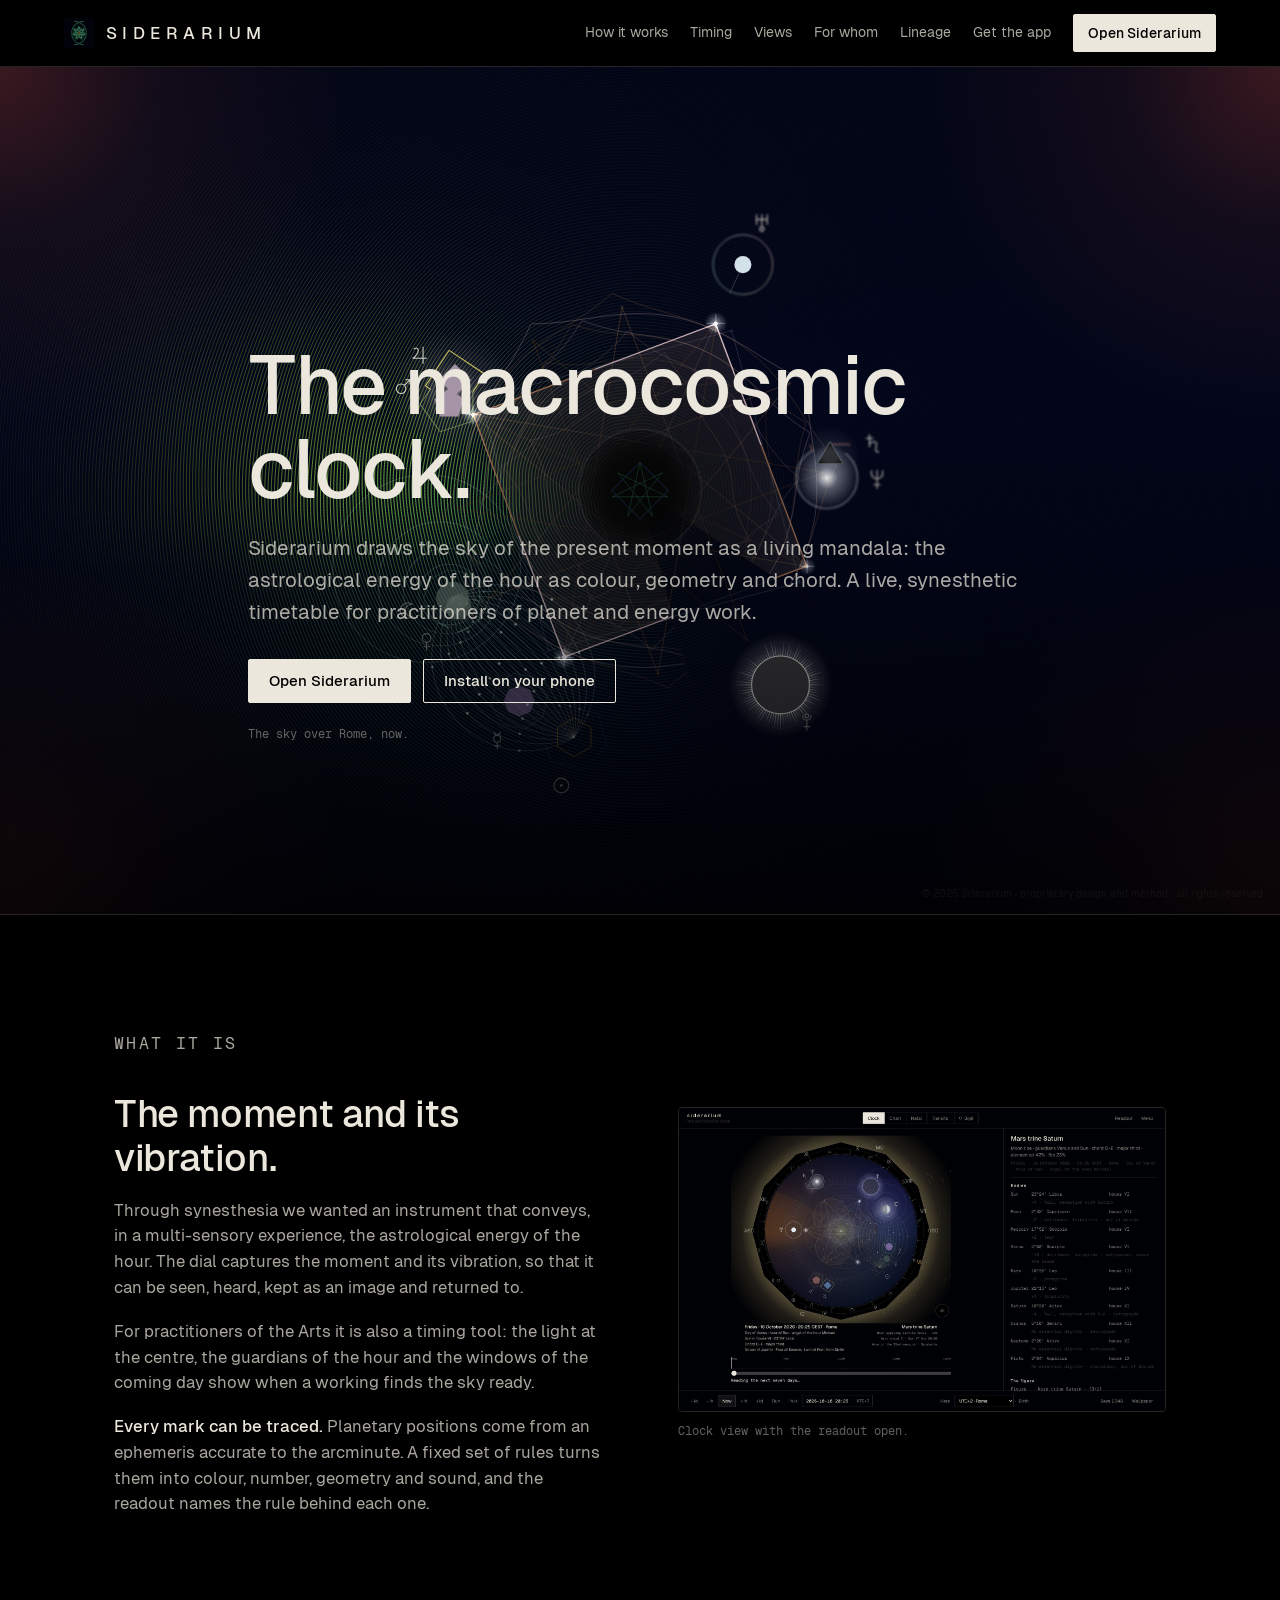
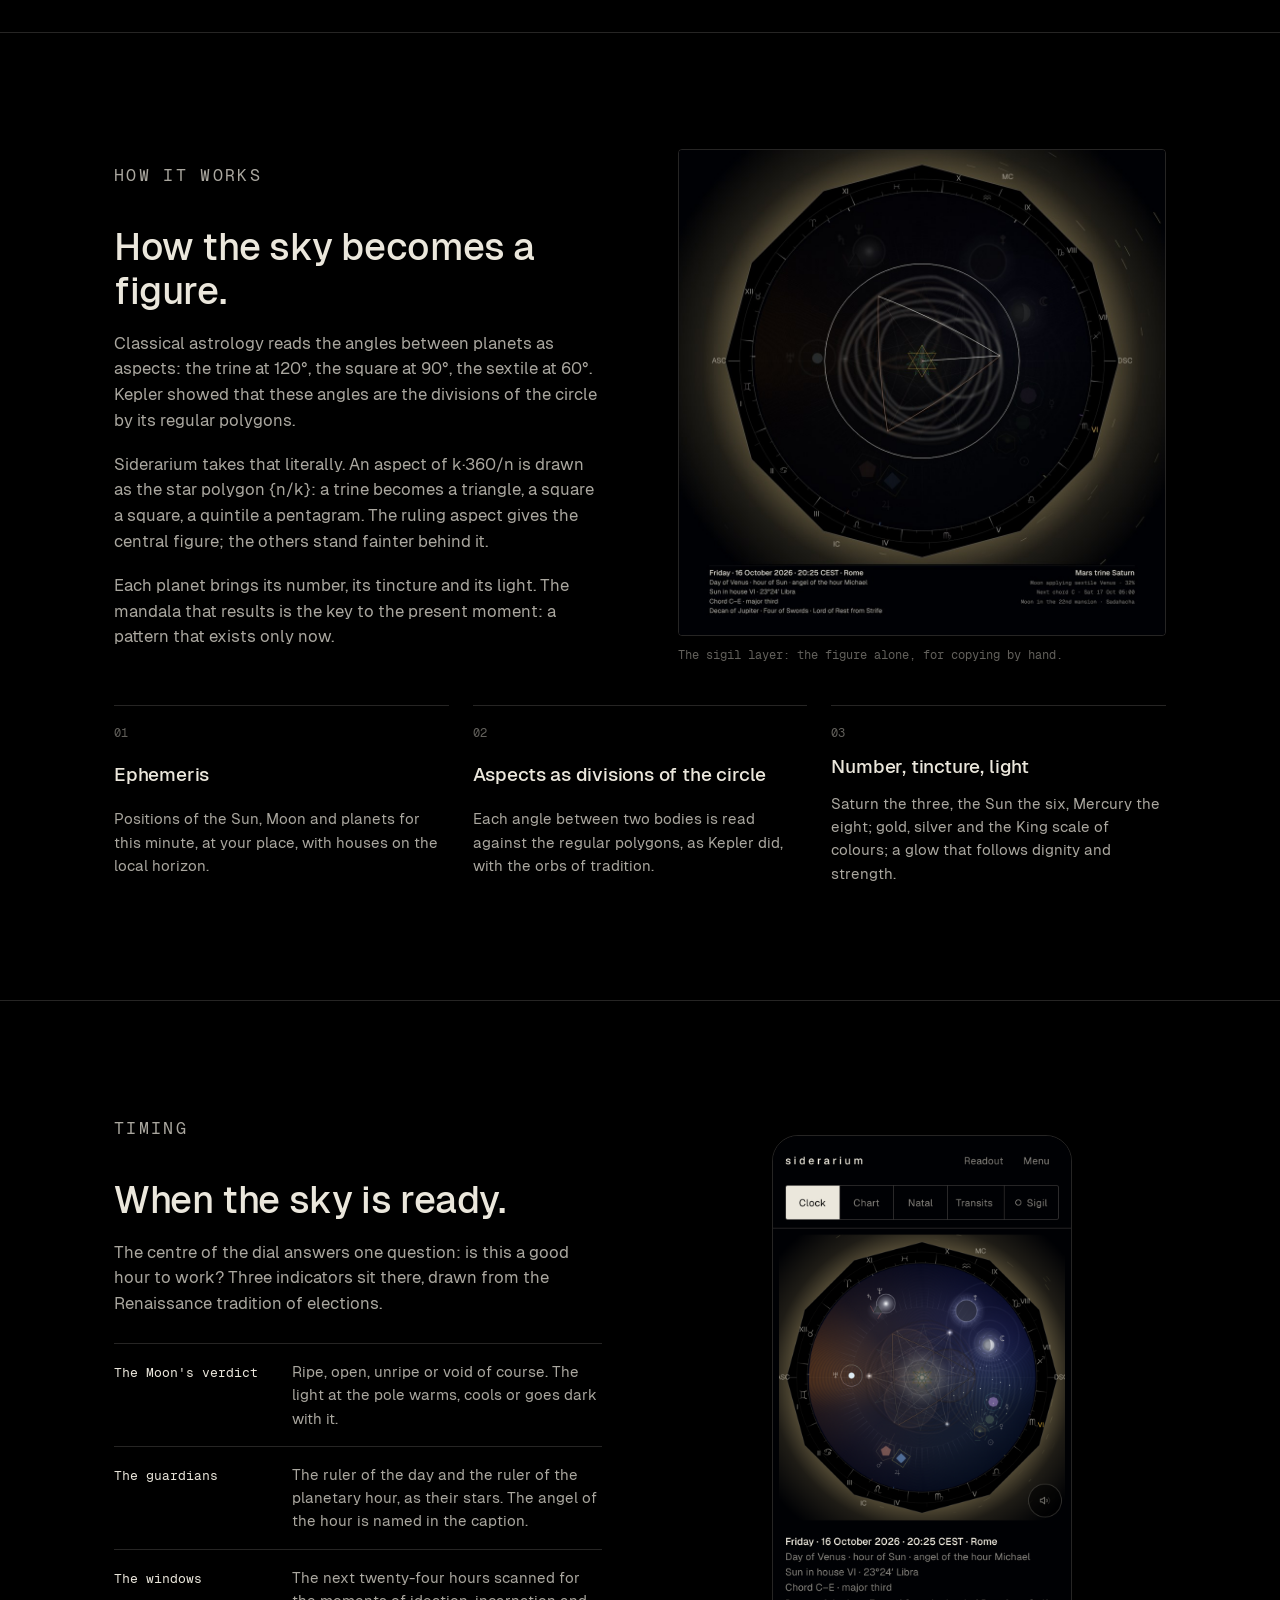
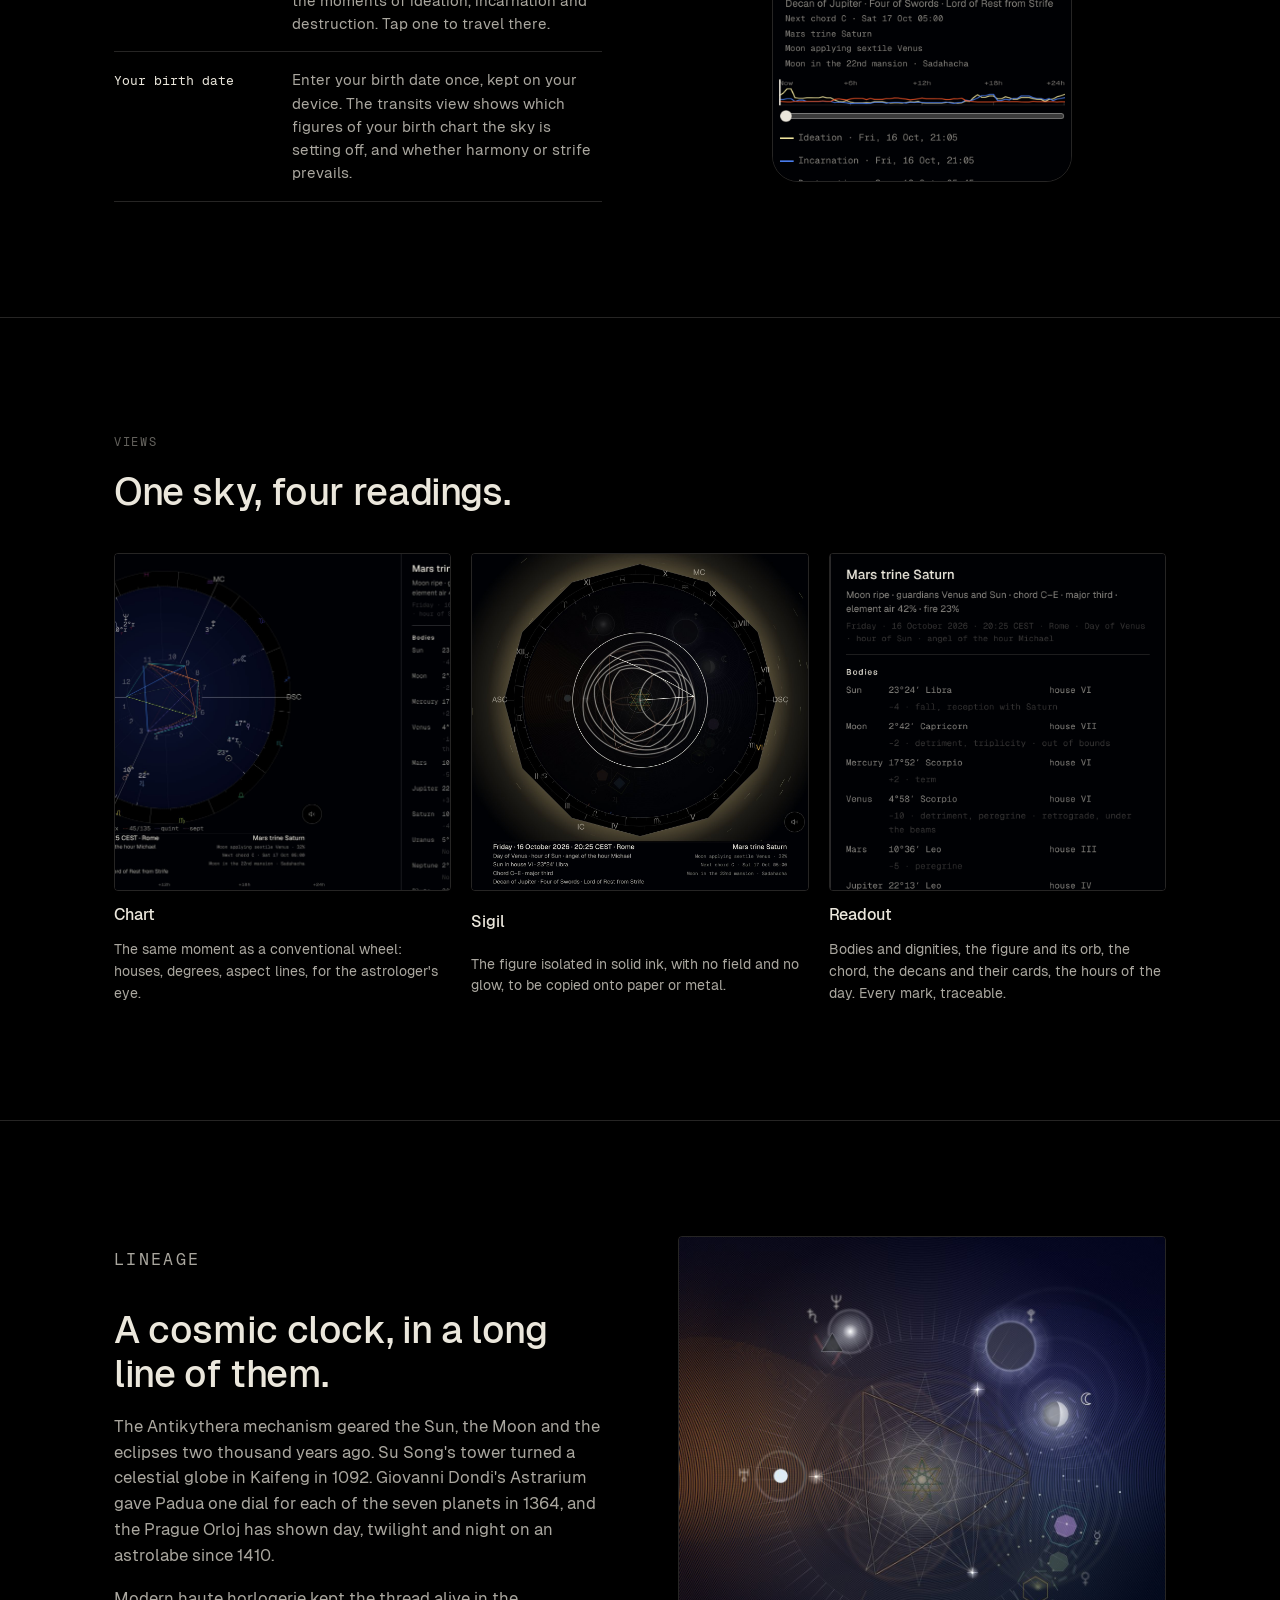
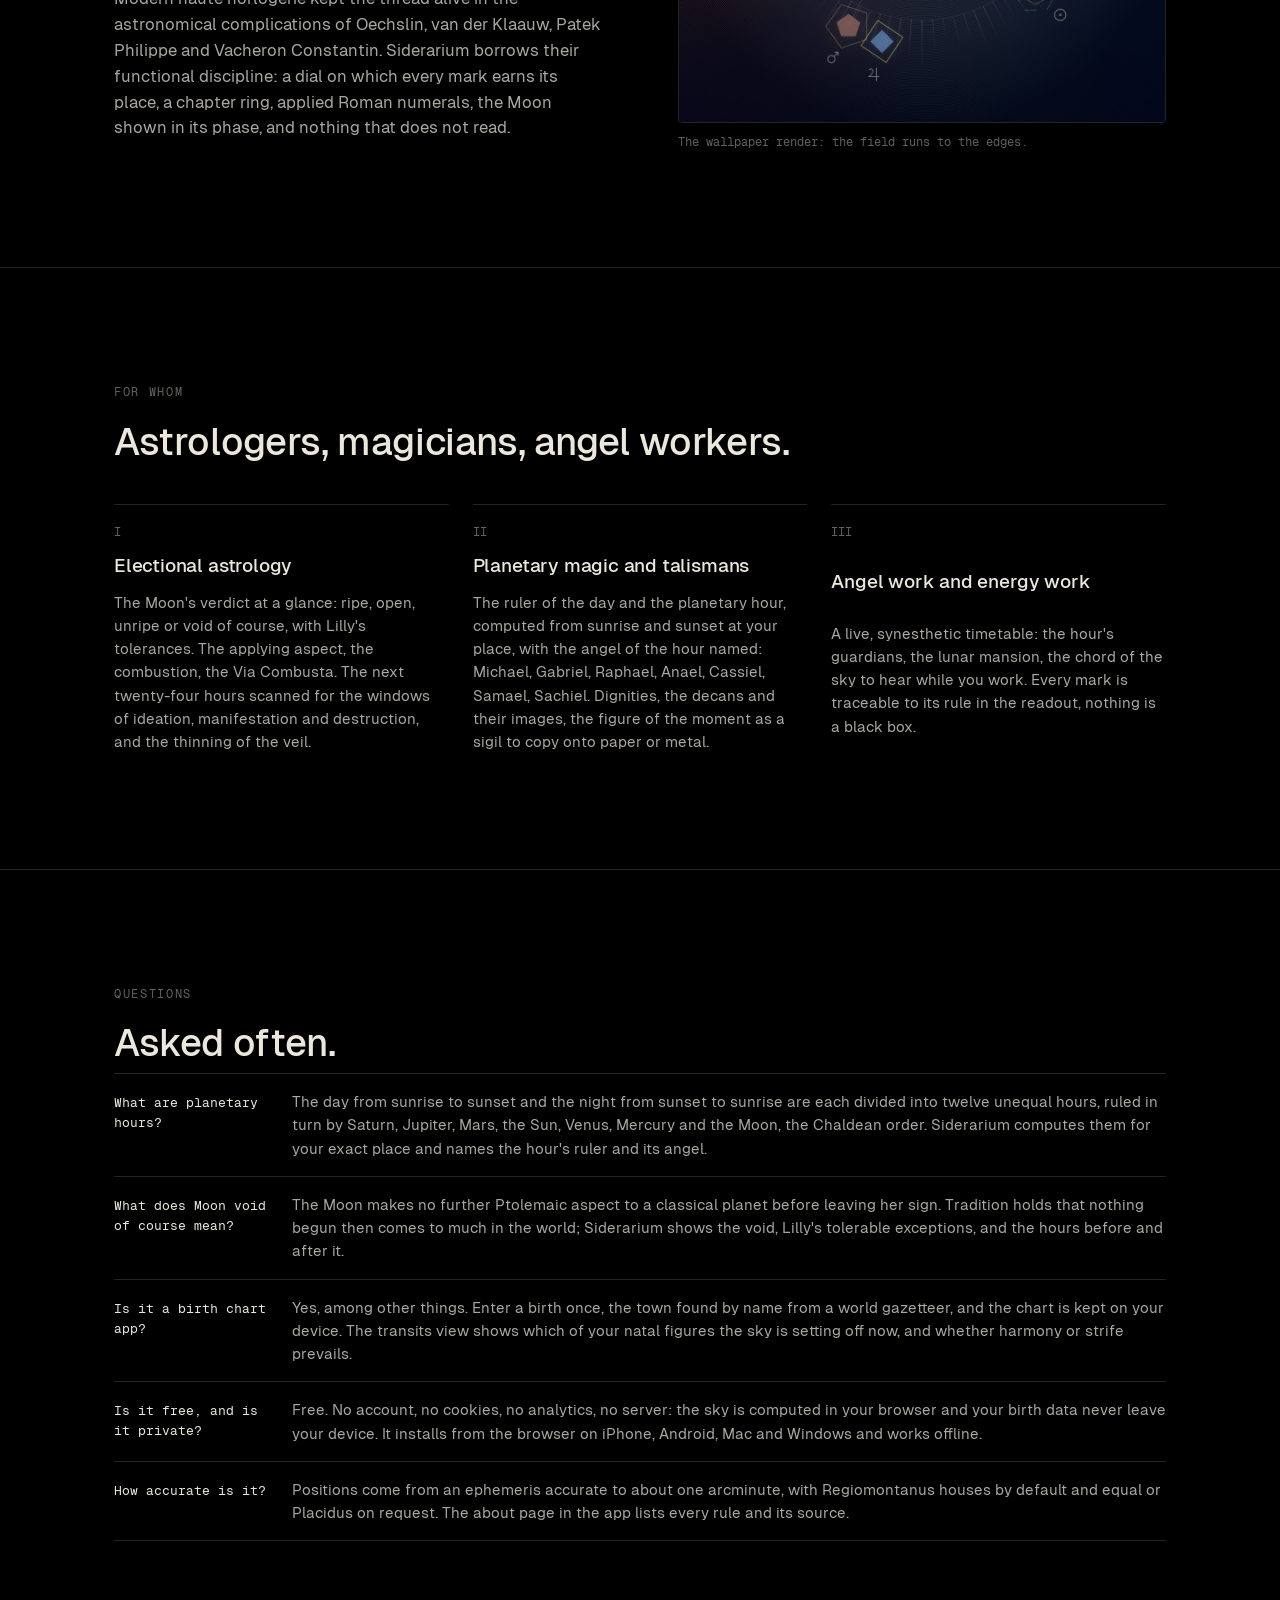
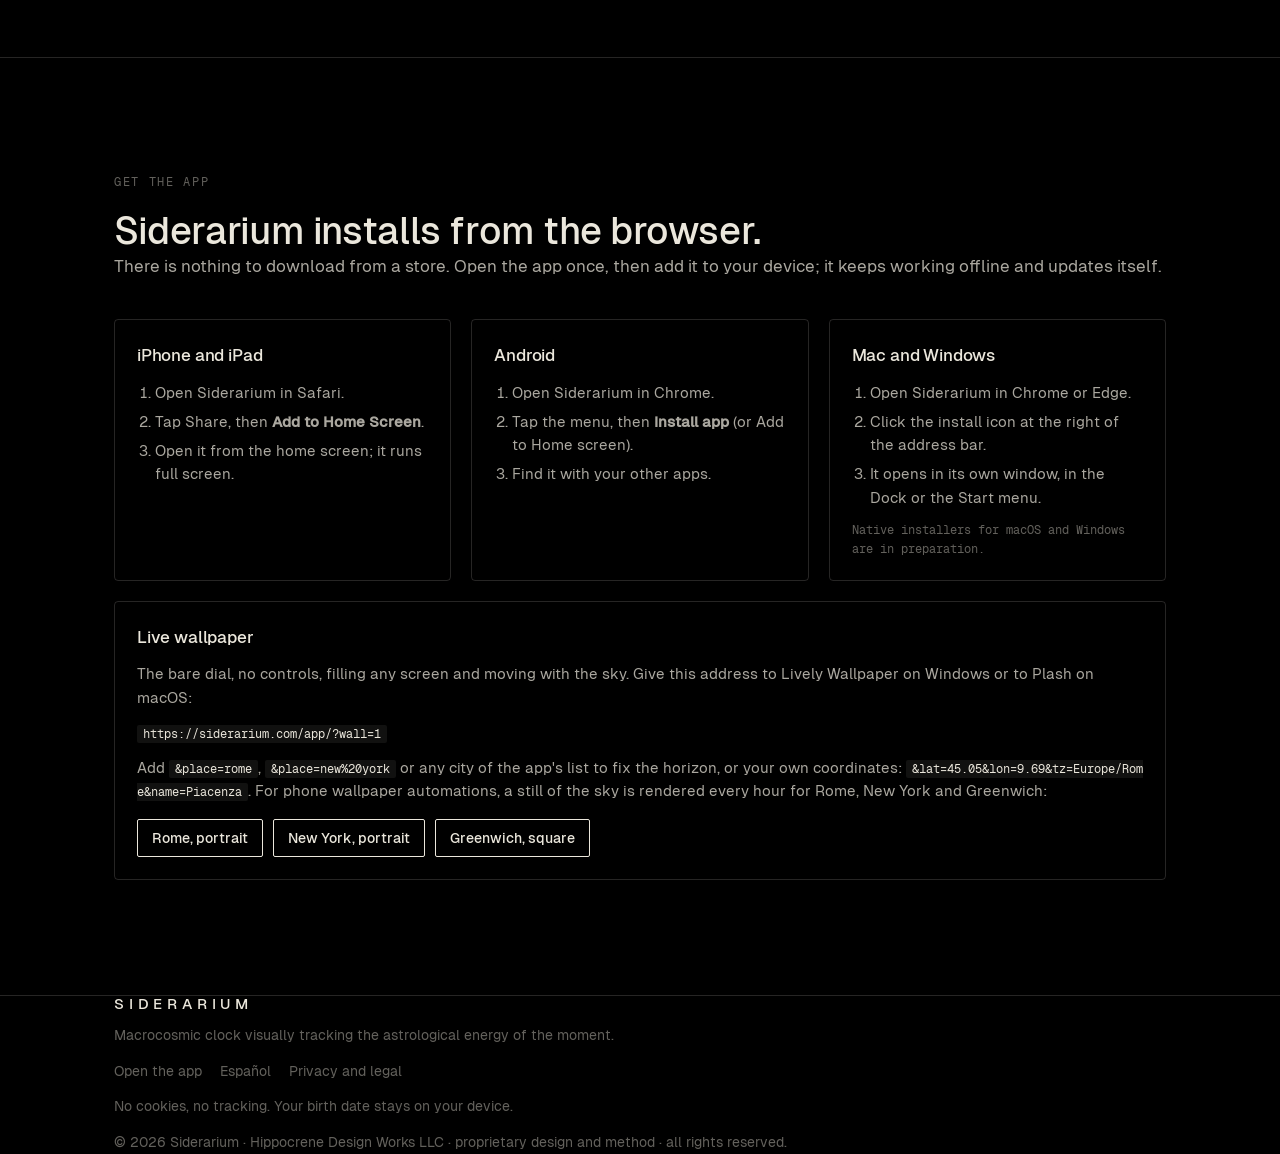
<file: index.html>
<!doctype html>
<html lang="en">
<head>
<meta charset="utf-8">
<meta name="viewport" content="width=device-width, initial-scale=1, viewport-fit=cover">
<meta name="theme-color" content="#000000">
<title>Siderarium · Macrocosmic Clock · Planetary Hours</title>
<meta name="description" content="The sky of this moment as a living mandala: planetary hours and their angels, the Moon void of course, electional windows, the veil.">
<link rel="canonical" href="https://siderarium.com/">
<link rel="alternate" hreflang="en" href="https://siderarium.com/">
<link rel="alternate" hreflang="es" href="https://siderarium.com/app/?lang=es">
<link rel="alternate" hreflang="x-default" href="https://siderarium.com/">
<meta name="robots" content="index, follow, max-image-preview:large">
<meta property="og:title" content="Siderarium · the macrocosmic clock">
<meta property="og:description" content="The sky of the present moment as a living mandala: colour, geometry and chord. A live, synesthetic timetable for practitioners of planet and energy work.">
<meta property="og:image" content="https://siderarium.com/img/hero.jpg">
<meta property="og:url" content="https://siderarium.com/">
<meta property="og:site_name" content="Siderarium">
<meta property="og:type" content="website">
<meta name="twitter:card" content="summary_large_image">
<meta name="twitter:title" content="Siderarium · the macrocosmic clock">
<meta name="twitter:description" content="Planetary hours and their angels, the Moon's verdict, electional windows and the veil, drawn live from the sky of this moment.">
<meta name="twitter:image" content="https://siderarium.com/img/hero.jpg">
<link rel="icon" type="image/png" sizes="32x32" href="img/siderarium-32.png">
<link rel="icon" type="image/png" sizes="64x64" href="img/siderarium-64.png">
<link rel="icon" type="image/png" sizes="192x192" href="img/siderarium-192.png">
<link rel="apple-touch-icon" href="img/siderarium-180.png">
<style>
@font-face { font-family: Geist; font-weight: 400; font-display: swap; src: url("fonts/Geist-Regular.woff2") format("woff2"); }
@font-face { font-family: Geist; font-weight: 500; font-display: swap; src: url("fonts/Geist-Medium.woff2") format("woff2"); }
@font-face { font-family: "Geist Mono"; font-weight: 400; font-display: swap; src: url("fonts/GeistMono-Regular.woff2") format("woff2"); }
</style>
<link rel="stylesheet" href="style.css">
<script type="application/ld+json">
{"@context":"https://schema.org","@graph":[
 {"@type":"Organization","@id":"https://siderarium.com/#org","name":"Hippocrene Design Works LLC","url":"https://siderarium.com/","logo":"https://siderarium.com/img/siderarium-512.png"},
 {"@type":"WebSite","@id":"https://siderarium.com/#site","url":"https://siderarium.com/","name":"Siderarium","description":"The macrocosmic clock: the sky of the present moment as a living mandala, with planetary hours, the Moon's verdict, electional windows and the thinning of the veil.","publisher":{"@id":"https://siderarium.com/#org"},"inLanguage":["en","es"]},
 {"@type":"SoftwareApplication","@id":"https://siderarium.com/#app","name":"Siderarium","alternateName":"Siderarium, the macrocosmic clock","url":"https://siderarium.com/app/","applicationCategory":"LifestyleApplication","applicationSubCategory":"Astrology","operatingSystem":"Web, iOS, Android, macOS, Windows","browserRequirements":"Requires a modern browser; installs as a progressive web app","offers":{"@type":"Offer","price":"0","priceCurrency":"USD"},"description":"A live astrological clock for astrologers, magicians and angel workers: planetary hours and their angels, the Moon void of course and her verdict, electional windows, the thinning of the veil, birth charts and transits, the figure of the moment as a sigil and as a chord.","featureList":["Planetary hours and the angel of the hour","Moon void of course and the Moon's verdict","Electional windows: ideation, manifestation, destruction","The thinning of the veil","Birth charts with a world gazetteer, transits and synastry","Sigil of the moment","The chord of the sky, to listen"],"image":"https://siderarium.com/img/hero.jpg","author":{"@id":"https://siderarium.com/#org"},"isAccessibleForFree":true,"inLanguage":["en","es"]},
 {"@type":"FAQPage","mainEntity":[
  {"@type":"Question","name":"What are planetary hours?","acceptedAnswer":{"@type":"Answer","text":"The day from sunrise to sunset and the night from sunset to sunrise are each divided into twelve unequal hours, ruled in turn by Saturn, Jupiter, Mars, the Sun, Venus, Mercury and the Moon, the Chaldean order. Siderarium computes them for your exact place and names the hour's ruler and its angel."}},
  {"@type":"Question","name":"What does Moon void of course mean?","acceptedAnswer":{"@type":"Answer","text":"The Moon makes no further Ptolemaic aspect to a classical planet before leaving her sign. Tradition holds that nothing begun then comes to much in the world; Siderarium shows the void, Lilly's tolerable exceptions, and the hours before and after it."}},
  {"@type":"Question","name":"Is Siderarium a birth chart app?","acceptedAnswer":{"@type":"Answer","text":"Yes, among other things. Enter a birth once, the town found by name from a world gazetteer, and the chart is kept on your device. The transits view shows which of your natal figures the sky is setting off now, and whether harmony or strife prevails."}},
  {"@type":"Question","name":"Is Siderarium free and private?","acceptedAnswer":{"@type":"Answer","text":"Free. No account, no cookies, no analytics, no server: the sky is computed in your browser and your birth data never leave your device. It installs from the browser on iPhone, Android, Mac and Windows and works offline."}},
  {"@type":"Question","name":"How accurate is Siderarium?","acceptedAnswer":{"@type":"Answer","text":"Positions come from an ephemeris accurate to about one arcminute, with Regiomontanus houses by default and equal or Placidus on request. The about page in the app lists every rule and its source."}}
 ]}
]}
</script>
</head>
<body>

<header class="bar">
  <a class="brand" href="#top" aria-label="Siderarium"><img src="img/siderarium-192.png" alt=""><span class="mark">SIDERARIUM</span></a>
  <nav>
    <a href="#how">How it works</a>
    <a href="#timing">Timing</a>
    <a href="#views">Views</a>
    <a href="#who">For whom</a>
    <a href="#lineage">Lineage</a>
    <a href="#get">Get the app</a>
    <a class="btn small primary" href="app/">Open Siderarium</a>
  </nav>
</header>

<main id="top">
  <section class="hero">
    <div class="sky" aria-hidden="true">
      <picture>
        <source media="(max-width: 700px)" srcset="img/hero-square.jpg">
        <img src="img/hero.jpg" alt="">
      </picture>
      <iframe id="live" title="Siderarium, live" data-src="app/?wall=1&amp;place=rome" tabindex="-1"></iframe>
    </div>
    <div class="wrap">
      <h1>The macrocosmic clock.</h1>
      <p class="lede">Siderarium draws the sky of the present moment as a living mandala: the astrological energy of the hour as colour, geometry and chord. A live, synesthetic timetable for practitioners of planet and energy work.</p>
      <div class="cta">
        <a class="btn primary" href="app/">Open Siderarium</a>
        <a class="btn" href="#get">Install on your phone</a>
      </div>
      <p class="live-note" id="live-note">The sky over Rome, now.</p>
    </div>
  </section>

  <section id="what">
    <div class="wrap two">
      <div class="prose">
        <p class="kicker">What it is</p>
        <h2>The moment and its vibration.</h2>
        <p>Through synesthesia we wanted an instrument that conveys, in a multi-sensory experience, the astrological energy of the hour. The dial captures the moment and its vibration, so that it can be seen, heard, kept as an image and returned to.</p>
        <p>For practitioners of the Arts it is also a timing tool: the light at the centre, the guardians of the hour and the windows of the coming day show when a working finds the sky ready.</p>
        <p><strong>Every mark can be traced.</strong> Planetary positions come from an ephemeris accurate to the arcminute. A fixed set of rules turns them into colour, number, geometry and sound, and the readout names the rule behind each one.</p>
      </div>
      <figure>
        <img loading="lazy" src="img/desk-clock.jpg" alt="Siderarium on a desktop screen: the dial with its readout" width="1800" height="1125">
        <figcaption>Clock view with the readout open.</figcaption>
      </figure>
    </div>
  </section>

  <section id="how">
    <div class="wrap">
      <div class="two flip">
        <figure>
          <img loading="lazy" src="img/figure.jpg" alt="The figure of the moment drawn as a sigil: a star polygon with its circles" width="1000" height="1000">
          <figcaption>The sigil layer: the figure alone, for copying by hand.</figcaption>
        </figure>
        <div class="prose">
          <p class="kicker">How it works</p>
          <h2>How the sky becomes a figure.</h2>
          <p>Classical astrology reads the angles between planets as aspects: the trine at 120°, the square at 90°, the sextile at 60°. Kepler showed that these angles are the divisions of the circle by its regular polygons.</p>
          <p>Siderarium takes that literally. An aspect of k·360/n is drawn as the star polygon {n/k}: a trine becomes a triangle, a square a square, a quintile a pentagram. The ruling aspect gives the central figure; the others stand fainter behind it.</p>
          <p>Each planet brings its number, its tincture and its light. The mandala that results is the key to the present moment: a pattern that exists only now.</p>
        </div>
      </div>
      <div class="steps">
        <div class="step"><span class="n">01</span><h3>Ephemeris</h3><p>Positions of the Sun, Moon and planets for this minute, at your place, with houses on the local horizon.</p></div>
        <div class="step"><span class="n">02</span><h3>Aspects as divisions of the circle</h3><p>Each angle between two bodies is read against the regular polygons, as Kepler did, with the orbs of tradition.</p></div>
        <div class="step"><span class="n">03</span><h3>Number, tincture, light</h3><p>Saturn the three, the Sun the six, Mercury the eight; gold, silver and the King scale of colours; a glow that follows dignity and strength.</p></div>
      </div>
    </div>
  </section>

  <section id="timing">
    <div class="wrap two">
      <div class="prose">
        <p class="kicker">Timing</p>
        <h2>When the sky is ready.</h2>
        <p>The centre of the dial answers one question: is this a good hour to work? Three indicators sit there, drawn from the Renaissance tradition of elections.</p>
        <div class="rows">
          <div class="row"><span class="k">The Moon's verdict</span><p>Ripe, open, unripe or void of course. The light at the pole warms, cools or goes dark with it.</p></div>
          <div class="row"><span class="k">The guardians</span><p>The ruler of the day and the ruler of the planetary hour, as their stars. The angel of the hour is named in the caption.</p></div>
          <div class="row"><span class="k">The windows</span><p>The next twenty-four hours scanned for the moments of ideation, incarnation and destruction. Tap one to travel there.</p></div>
          <div class="row"><span class="k">Your birth date</span><p>Enter your birth date once, kept on your device. The transits view shows which figures of your birth chart the sky is setting off, and whether harmony or strife prevails.</p></div>
        </div>
      </div>
      <figure class="phone">
        <img loading="lazy" src="img/phone.png" alt="Siderarium on a phone" width="780" height="1688">
      </figure>
    </div>
  </section>

  <section id="views">
    <div class="wrap">
      <p class="kicker">Views</p>
      <h2>One sky, four readings.</h2>
      <div class="views">
        <div class="view"><img loading="lazy" src="img/desk-chart.jpg" alt="The chart view: a conventional wheel with aspect lines"><h3>Chart</h3><p>The same moment as a conventional wheel: houses, degrees, aspect lines, for the astrologer's eye.</p></div>
        <div class="view"><img loading="lazy" src="img/sigil.jpg" alt="The sigil view"><h3>Sigil</h3><p>The figure isolated in solid ink, with no field and no glow, to be copied onto paper or metal.</p></div>
        <div class="view"><img loading="lazy" src="img/readout.png" alt="The readout: bodies, dignities, the figure, sound, tarot"><h3>Readout</h3><p>Bodies and dignities, the figure and its orb, the chord, the decans and their cards, the hours of the day. Every mark, traceable.</p></div>
      </div>
    </div>
  </section>

  <section id="lineage">
    <div class="wrap two flip">
      <figure>
        <img loading="lazy" src="img/hero-square.jpg" alt="The dial without its frame, as a wallpaper" width="1080" height="1080">
        <figcaption>The wallpaper render: the field runs to the edges.</figcaption>
      </figure>
      <div class="prose">
        <p class="kicker">Lineage</p>
        <h2>A cosmic clock, in a long line of them.</h2>
        <p>The Antikythera mechanism geared the Sun, the Moon and the eclipses two thousand years ago. Su Song's tower turned a celestial globe in Kaifeng in 1092. Giovanni Dondi's Astrarium gave Padua one dial for each of the seven planets in 1364, and the Prague Orloj has shown day, twilight and night on an astrolabe since 1410.</p>
        <p>Modern haute horlogerie kept the thread alive in the astronomical complications of Oechslin, van der Klaauw, Patek Philippe and Vacheron Constantin. Siderarium borrows their functional discipline: a dial on which every mark earns its place, a chapter ring, applied Roman numerals, the Moon shown in its phase, and nothing that does not read.</p>
      </div>
    </div>
  </section>

  <section id="who">
    <div class="wrap">
      <p class="kicker">For whom</p>
      <h2>Astrologers, magicians, angel workers.</h2>
      <div class="steps">
        <div class="step"><span class="n">I</span><h3>Electional astrology</h3><p>The Moon's verdict at a glance: ripe, open, unripe or void of course, with Lilly's tolerances. The applying aspect, the combustion, the Via Combusta. The next twenty-four hours scanned for the windows of ideation, manifestation and destruction, and the thinning of the veil.</p></div>
        <div class="step"><span class="n">II</span><h3>Planetary magic and talismans</h3><p>The ruler of the day and the planetary hour, computed from sunrise and sunset at your place, with the angel of the hour named: Michael, Gabriel, Raphael, Anael, Cassiel, Samael, Sachiel. Dignities, the decans and their images, the figure of the moment as a sigil to copy onto paper or metal.</p></div>
        <div class="step"><span class="n">III</span><h3>Angel work and energy work</h3><p>A live, synesthetic timetable: the hour's guardians, the lunar mansion, the chord of the sky to hear while you work. Every mark is traceable to its rule in the readout, nothing is a black box.</p></div>
      </div>
    </div>
  </section>

  <section id="faq">
    <div class="wrap">
      <p class="kicker">Questions</p>
      <h2>Asked often.</h2>
      <div class="rows">
        <div class="row"><span class="k">What are planetary hours?</span><p>The day from sunrise to sunset and the night from sunset to sunrise are each divided into twelve unequal hours, ruled in turn by Saturn, Jupiter, Mars, the Sun, Venus, Mercury and the Moon, the Chaldean order. Siderarium computes them for your exact place and names the hour's ruler and its angel.</p></div>
        <div class="row"><span class="k">What does Moon void of course mean?</span><p>The Moon makes no further Ptolemaic aspect to a classical planet before leaving her sign. Tradition holds that nothing begun then comes to much in the world; Siderarium shows the void, Lilly's tolerable exceptions, and the hours before and after it.</p></div>
        <div class="row"><span class="k">Is it a birth chart app?</span><p>Yes, among other things. Enter a birth once, the town found by name from a world gazetteer, and the chart is kept on your device. The transits view shows which of your natal figures the sky is setting off now, and whether harmony or strife prevails.</p></div>
        <div class="row"><span class="k">Is it free, and is it private?</span><p>Free. No account, no cookies, no analytics, no server: the sky is computed in your browser and your birth data never leave your device. It installs from the browser on iPhone, Android, Mac and Windows and works offline.</p></div>
        <div class="row"><span class="k">How accurate is it?</span><p>Positions come from an ephemeris accurate to about one arcminute, with Regiomontanus houses by default and equal or Placidus on request. The about page in the app lists every rule and its source.</p></div>
      </div>
    </div>
  </section>

  <section id="get">
    <div class="wrap">
      <p class="kicker">Get the app</p>
      <h2>Siderarium installs from the browser.</h2>
      <p class="dim">There is nothing to download from a store. Open the app once, then add it to your device; it keeps working offline and updates itself.</p>
      <div class="cards">
        <div class="card">
          <h3>iPhone and iPad</h3>
          <ol><li>Open <a href="app/">Siderarium</a> in Safari.</li><li>Tap Share, then <strong>Add to Home Screen</strong>.</li><li>Open it from the home screen; it runs full screen.</li></ol>
        </div>
        <div class="card">
          <h3>Android</h3>
          <ol><li>Open <a href="app/">Siderarium</a> in Chrome.</li><li>Tap the menu, then <strong>Install app</strong> (or Add to Home screen).</li><li>Find it with your other apps.</li></ol>
        </div>
        <div class="card">
          <h3>Mac and Windows</h3>
          <ol><li>Open <a href="app/">Siderarium</a> in Chrome or Edge.</li><li>Click the install icon at the right of the address bar.</li><li>It opens in its own window, in the Dock or the Start menu.</li></ol>
          <p class="soon">Native installers for macOS and Windows are in preparation.</p>
        </div>
        <div class="card wide">
          <h3>Live wallpaper</h3>
          <p>The bare dial, no controls, filling any screen and moving with the sky. Give this address to Lively Wallpaper on Windows or to Plash on macOS:</p>
          <p><code>https://siderarium.com/app/?wall=1</code></p>
          <p>Add <code>&amp;place=rome</code>, <code>&amp;place=new%20york</code> or any city of the app's list to fix the horizon, or your own coordinates: <code>&amp;lat=45.05&amp;lon=9.69&amp;tz=Europe/Rome&amp;name=Piacenza</code>. For phone wallpaper automations, a still of the sky is rendered every hour for Rome, New York and Greenwich:</p>
          <div class="links">
            <a class="btn small" href="https://siderarium.com/sky/rome.png">Rome, portrait</a>
            <a class="btn small" href="https://siderarium.com/sky/new-york.png">New York, portrait</a>
            <a class="btn small" href="https://siderarium.com/sky/greenwich-square.png">Greenwich, square</a>
          </div>
        </div>
      </div>
    </div>
  </section>

  <footer class="wrap">
    <span class="mark">SIDERARIUM</span>
    <p>Macrocosmic clock visually tracking the astrological energy of the moment.</p>
    <div class="line">
      <a href="app/">Open the app</a>
      <a href="app/?lang=es">Español</a>
      <a href="privacy.html">Privacy and legal</a>
    </div>
    <p>No cookies, no tracking. Your birth date stays on your device.</p>
    <p>© 2026 Siderarium · Hippocrene Design Works LLC · proprietary design and method · all rights reserved.</p>
  </footer>
</main>

<script>
  // the live sky, loaded after the page is up; the still underneath stays if it never arrives
  (function () {
    var f = document.getElementById('live');
    if (!f || matchMedia('(prefers-reduced-motion: reduce)').matches) return;
    setTimeout(function () {
      f.addEventListener('load', function () {
        var ok = false; try { ok = !!(f.contentDocument && f.contentDocument.getElementById('dial')); } catch (e) { ok = false; }   // the app answered, not an error page
        if (ok) setTimeout(function () { f.classList.add('live'); }, 1800);
      });
      f.src = f.dataset.src;
    }, 600);
  })();
</script>
</body>
</html>
</file>
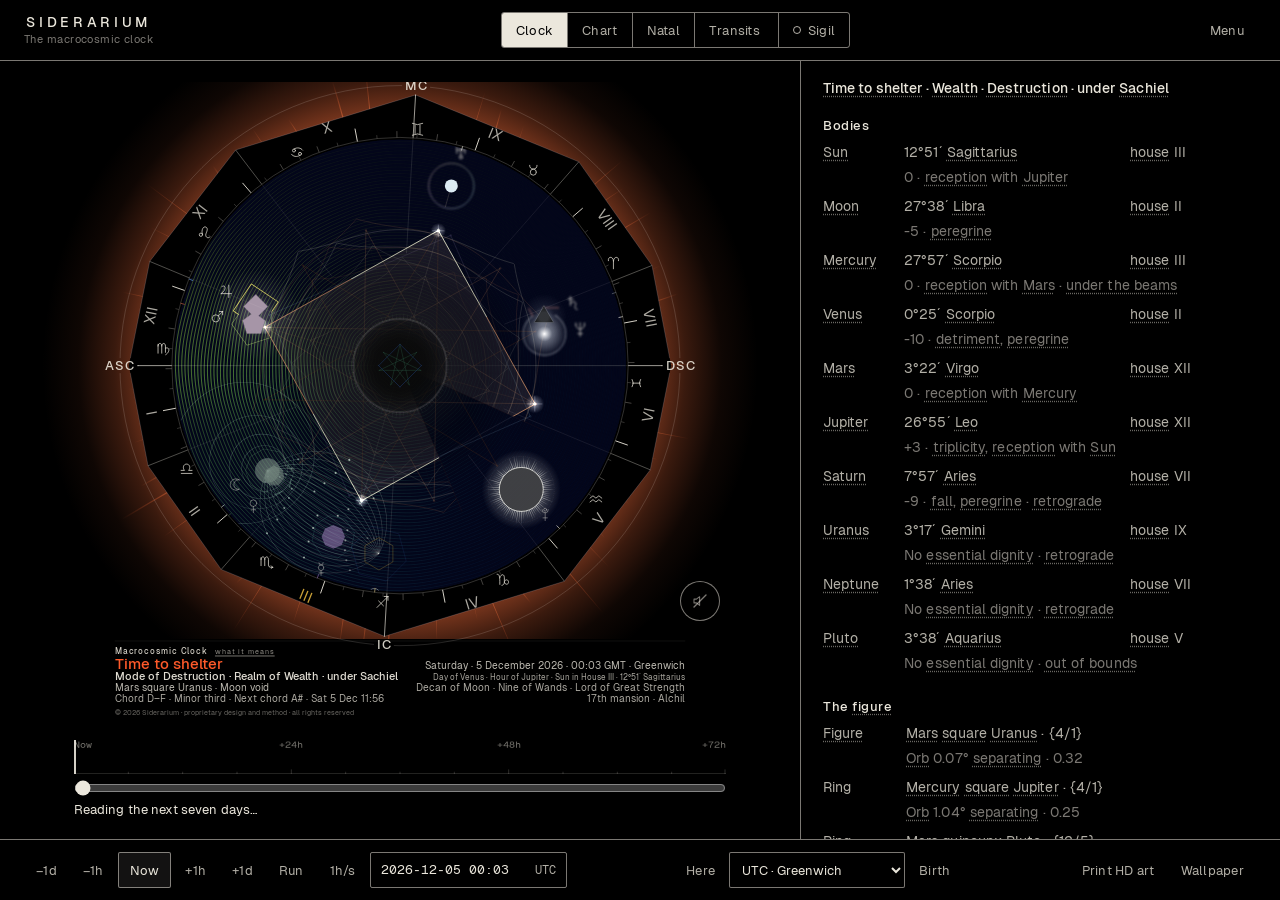
<file: app/index.html>
<!doctype html>
<html lang="en">
<head>
<meta charset="utf-8">
<meta name="viewport" content="width=device-width, initial-scale=1, maximum-scale=1, user-scalable=no, viewport-fit=cover">
<meta name="theme-color" content="#000000">
<meta http-equiv="Content-Security-Policy" content="default-src 'self'; script-src 'self'; style-src 'self' 'unsafe-inline'; img-src 'self' data: blob:; font-src 'self'; connect-src 'self'; media-src 'self' blob:; object-src 'none'; base-uri 'self'; form-action 'self'">
<meta name="mobile-web-app-capable" content="yes">
<meta name="apple-mobile-web-app-capable" content="yes">
<meta name="apple-mobile-web-app-status-bar-style" content="black-translucent">
<meta name="apple-mobile-web-app-title" content="Siderarium">
<link rel="manifest" href="manifest.webmanifest">
<link rel="icon" type="image/png" sizes="32x32" href="icons/siderarium-32.png">
<link rel="icon" type="image/png" sizes="64x64" href="icons/siderarium-64.png">
<link rel="icon" type="image/png" sizes="192x192" href="icons/siderarium-192.png">
<link rel="apple-touch-icon" href="icons/siderarium-180.png">
<title>Siderarium app · the macrocosmic clock</title>
<meta name="description" content="The macrocosmic clock, live: the sky of this moment as a mandala, planetary hours and angels, the Moon void of course, the veil.">
<link rel="canonical" href="https://siderarium.com/app/">
<link rel="stylesheet" href="css/style.css">
</head>
<body>
  <header class="bar top">
    <span class="brand"><span class="mark">SIDERARIUM</span><span class="tag" data-i18n="ui.tagline">the macrocosmic clock</span></span>
    <nav class="seg" aria-label="view">
      <span class="seg-ind" aria-hidden="true"></span>
      <button data-mode="clock" data-i18n="ui.clock">clock</button>
      <button data-mode="chart" data-i18n="ui.chart">chart</button>
      <button data-mode="natal" data-i18n="ui.natal">natal</button>
      <button data-mode="synastry" data-i18n="ui.synastry">transits</button>
      <button id="sigil" class="tog" data-i18n="ui.sigil" title="s">sigil</button>
    </nav>
    <nav class="group">
      <button id="menu-open" data-i18n="ui.menu" aria-haspopup="dialog" aria-controls="menu">menu</button>
    </nav>
  </header>

  <aside id="menu" class="sheet" hidden aria-label="menu">
    <div class="sheet-head"><span class="mark" data-i18n="ui.menu">menu</span><button id="menu-close" data-i18n="ui.close">close</button></div>
    <section class="about-row">
      <button id="about-open" class="big" data-i18n="ui.about">About Siderarium</button>
      <button id="glossary-open" class="big" data-i18n="ui.glossary">Glossary</button>
    </section>
    <section>
      <h2 data-i18n="ui.settings">settings</h2>
      <label class="row"><span data-i18n="ui.language">language</span><select id="set-lang"><option value="en">english</option><option value="es">español</option></select></label>
      <label class="row"><span data-i18n="ui.houses">houses</span><select id="set-houses"><option value="regiomontanus">regiomontanus</option><option value="equal" data-i18n="ui.housesOpt.equal">equal</option><option value="placidus">placidus</option></select></label>
      <label class="row"><span data-i18n="ui.field">field</span><select id="set-field"><option value="engraved" data-i18n="ui.fieldOpt.engraved">engraved</option><option value="guilloche" data-i18n="ui.fieldOpt.guilloche">guilloché</option><option value="glow" data-i18n="ui.fieldOpt.glow">glow</option></select></label>
      <label class="row"><span data-i18n="ui.bodiesLabel">planets</span><select id="set-bodies"><option value="metal" data-i18n="ui.bodiesOpt.metal">bodies</option><option value="lights" data-i18n="ui.bodiesOpt.lights">lights</option></select></label>
    </section>
    <section>
      <h2 data-i18n="ui.nativity">birth date</h2>
      <p id="natal-summary" class="meta"></p>
      <div class="rowbtns"><button id="natal-new" data-i18n="ui.newChart">new</button><button id="natal-edit" data-i18n="ui.edit">edit</button><button id="natal-saveas" data-i18n="ui.saveAs">save as</button></div>
      <div class="rowbtns"><button id="natal-report" data-i18n="ui.report">save birth chart report</button></div>
      <div class="rowbtns"><button id="charts-export" data-i18n="ui.exportCharts">export charts</button><button id="charts-import" data-i18n="ui.importCharts">import charts</button><input id="charts-file" type="file" accept="application/json,.json" hidden></div>
      <p id="import-note" class="meta"></p>
      <div id="chart-new" class="row" hidden><input id="chart-name" type="text" autocomplete="off" data-i18n="ui.namePrompt" data-i18n-attr="placeholder" placeholder="a name for this chart"><button id="chart-ok" data-i18n="ui.ok">ok</button></div>
      <label class="row"><span data-i18n="ui.seenFrom">seen from</span><select id="set-relocate"><option value="0" data-i18n="ui.birthplace">birthplace</option><option value="1" data-i18n="ui.currentPlace">current place</option></select></label>
      <h2 data-i18n="ui.charts">saved charts</h2>
      <ul id="charts" class="list"></ul>
    </section>
    <section id="read-title">
      <h2 data-i18n="ui.rt.h">reading the title</h2>
      <p class="meta"><b data-i18n="ui.rt.timeH">Time to</b> <span data-i18n="ui.rt.time"></span></p>
      <p class="meta"><b data-i18n="ui.rt.modeH">Mode</b> <span data-i18n="ui.rt.mode"></span></p>
      <p class="meta"><b data-i18n="ui.rt.realmH">Realm</b> <span data-i18n="ui.rt.realm"></span></p>
    </section>
    <section>
      <h2 data-i18n="ui.keys">keys</h2>
      <p class="meta" data-i18n="ui.keysNote">space run · ← → hour · shift ← → day · f screen · i readout · s sigil · l listen · esc close</p>
    </section>
  </aside>

  <main id="stage">
    <button id="now-float" class="float-now" data-i18n="ui.now" hidden>now</button>
    <div class="dialwrap">
    <canvas id="dial" aria-label="the sky of the moment, as a dial"></canvas>
    <a id="what-link" class="what-link" href="#read-title" hidden aria-label="what the title means"></a>
    <button id="listen-corner" class="corner-speaker" aria-label="listen to the chord" title="l"><svg viewBox="0 0 24 24" width="18" height="18" fill="none" stroke="currentColor" stroke-width="1.4" stroke-linejoin="round" stroke-linecap="round" aria-hidden="true"><path d="M4 9.5v5h3.2l4.3 3.3V6.2L7.2 9.5H4z"/><path class="w1" d="M15 9.6a3.4 3.4 0 0 1 0 4.8"/><path class="w2" d="M17.6 7a7 7 0 0 1 0 10"/><line class="x" x1="4" y1="20" x2="20" y2="4" stroke-width="1.8"/></svg></button>
    </div>
    <div id="caption"></div>
    <section id="ahead" aria-label="the next 72 hours">
      <canvas id="strip" aria-label="ideation, manifestation, destruction and the veil over the next 72 hours"></canvas>
      <input id="preview" type="range" min="0" max="4320" step="10" value="0" aria-label="preview the next 72 hours">
      <div id="nexts"></div>
    </section>
  </main>

  <aside id="readout" aria-live="polite"></aside>

  <section id="birth" class="panel" hidden aria-label="your birth date">
    <article>
      <button id="birth-close" data-i18n="ui.close">close</button>
      <h1 data-i18n="ui.yourNativity">your birth date</h1>
      <p class="meta" data-i18n="ui.kept">kept on this device only · never sent anywhere</p>
      <div class="form">
        <label><span data-i18n="ui.name">name</span> <input id="birth-name" type="text" autocomplete="off" data-i18n="ui.namePrompt" data-i18n-attr="placeholder" placeholder="a name for this chart"></label>
        <label><span data-i18n="ui.date">date</span> <input id="birth-date" type="text" inputmode="numeric" placeholder="yyyy-mm-dd" autocomplete="off"></label>
        <label><span data-i18n="ui.time">time</span> <input id="birth-time" type="text" inputmode="numeric" placeholder="hh:mm" autocomplete="off"></label>
        <label class="check"><input id="birth-unknown" type="checkbox"> <span data-i18n="ui.unknown">time unknown</span></label>
        <label><span data-i18n="ui.placeName">birthplace</span> <input id="birth-place" type="text" data-i18n="ui.placeHint" data-i18n-attr="placeholder" placeholder="type the town, e.g. Piacenza" autocomplete="off" spellcheck="false"></label>
        <ul id="birth-results" class="results" hidden></ul>
        <p id="birth-chosen" class="meta"></p>
        <div class="pair">
          <label><span data-i18n="ui.lat">latitude</span> <input id="birth-lat" type="text" inputmode="decimal" placeholder="44.9924"></label>
          <label><span data-i18n="ui.lon">longitude</span> <input id="birth-lon" type="text" inputmode="decimal" placeholder="9.0094"></label>
        </div>
        <p id="birth-note" class="meta"></p>
        <div class="actions"><button id="birth-save" class="primary" data-i18n="ui.saveBtn">save</button><button id="birth-clear" data-i18n="ui.clear">clear</button></div>
      </div>
      <p data-i18n="ui.birthNote">The time zone and offset are taken from the city for that date.</p>
    </article>
  </section>

  <section id="glossary" class="panel" hidden aria-label="glossary">
    <div class="close-row"><button id="glossary-close" aria-label="close" data-i18n="ui.close">close</button></div>
    <article>
      <h1 data-i18n="ui.glossary">Glossary</h1>
      <p class="meta" data-i18n="ui.glossaryNote">Every word on the dial, explained plainly. Tap a word anywhere in the readout to come here.</p>
      <nav id="glossary-index" class="gindex"></nav>
      <div id="glossary-body" class="gbody"></div>
    </article>
  </section>
  <section id="about" class="panel" hidden aria-label="about siderarium">
    <div class="close-row"><button id="about-close" aria-label="close" data-i18n="ui.close">close</button></div>
    <article data-about="en">
      <h1>Siderarium: a macrocosmic clock of the present moment</h1>
            <p class="meta">macrocosmic clock visually tracking the astrological energy of the moment · working paper · v0.8 · october 2026</p>
            <p class="abstract">Siderarium draws the sky of the present moment as a living mandala. Through synesthesia we wanted an instrument that conveys, in a multi-sensory experience, the astrological energy of the hour: its colour, its geometry, its chord. The dial captures the moment and its vibration, so that it can be seen, heard, kept as an image and returned to. For practitioners of the Arts it is also a timing tool: the light at the centre, the guardians of the hour and the windows of the coming day show when a working finds the sky ready.</p>

            <h2>1 · CONCEPT</h2>
            <ul>
              <li>How the sky becomes a figure. The positions of the planets are computed from an ephemeris. Classical astrology reads the angles between them as aspects: the trine at 120°, the square at 90°, the sextile at 60°. Kepler showed that these angles are the divisions of the circle by its regular polygons [16]. Siderarium takes that literally: an aspect of k·360/n is drawn as the star polygon {n/k} [15], so a trine becomes a triangle, a square a square, a quintile a pentagram. The ruling aspect gives the central figure; the others stand fainter behind it.</li>
              <li>Each planet brings its number, its tincture and its light: Saturn the three, the Sun the six, Mercury the eight; gold, silver and the King scale of colours; a glow that follows its dignity and strength at that hour. Soft aspects bend the edges and chain circles, hard aspects keep the lines straight. The mandala that results is the key to the present moment: a pattern that exists only now and can be traced, line by line, to a rule and a source.</li>
              <li>The design descends from the astronomical clocks of §2.1 and borrows the functional discipline of haute horlogerie: a dial on which every mark earns its place, a chapter ring, applied Roman numerals, the Moon shown in its phase, and nothing that does not read. One astrological factor drives one visual channel.</li>
              <li>The figure at the centre is a yantra in the literal sense, an instrument. In the Western talismanic tradition an image made at a chosen moment holds that moment [4, 5, 6]; the sigil layer lets it be copied by hand.</li>
              <li>The title of the moment, one line under the dial. First whether this is a time to work, to watch or to shelter, read from the Moon's condition by Lilly's rules and from the strength of the figure. Then the stage of life the hour serves, the house the Moon stands in, one of twelve words from Body to Occult; the houses as stages of life are Manilius and Lilly, the Moon's house as the matter of an election is Agrippa. Then the mode, one of the three mother letters of the Sefer Yetzirah: Aleph, air, ideation while the ruling aspect applies; Mem, water, manifestation once it is exact; Shin, fire, destruction when the aspect is hard or the portal is cut. Then the angel of the hour. The three states and the reading of the mothers are this instrument's <code>[SD]</code>.</li>
              <li><strong>Reading the title line, plainly.</strong> The line under the dial says three things. <em>Can I operate now?</em> Time to work: yes, the sky is ready. Time to watch: not yet, wait and prepare. Time to shelter: no, there is a storm, protect yourself. This comes from the Moon: whether the next contact she makes is good or bad, or none at all (void), and whether a harsh planet is cutting the main figure. <em>What kind of work does the hour favour?</em> Mode of Ideation: starting, thinking, planning. Mode of Manifestation: making real, finishing, landing. Mode of Destruction: ending, cutting, banishing. This comes from the main figure of the sky: a harsh figure breaks, a figure that has just become exact lands, a figure still forming is an idea. <em>Where in life?</em> Realm of the Body, of Wealth, of Work and so on: the house the Moon is passing through. The Moon is the hand of the clock, and the house she is in is the part of life the hour touches.</li>
              <li>The core is one tradition, the Renaissance; two modern layers are added and declared. Rules invented for this instrument are marked <code>[SD]</code>.</li>
            </ul>

            <h2>2 · BACKGROUND</h2>
            <h3>2.1 Mechanical cosmic clocks</h3>
            <ul>
              <li>Antikythera mechanism, c. 2nd–1st century BCE: geared Sun, Moon and eclipse cycles [24].</li>
              <li>Su Song's astronomical clock tower, Kaifeng, 1088–1092 [26].</li>
              <li>Giovanni Dondi's Astrarium, Padua, 1364: one dial for each of the seven planets [25].</li>
              <li>Prague Orloj, 1410: an astrolabe dial with day, twilight and night fields. The Sun on its hand inspires the placement of bodies by altitude here.</li>
              <li>The astronomical complications of modern haute horlogerie: Ludwig Oechslin's Astrolabium Galileo Galilei for Ulysse Nardin (1985) and its Planetarium and Tellurium; Christiaan van der Klaauw's planetaria; the celestial charts of Patek Philippe (ref. 5102, 2002) and Vacheron Constantin. From them Siderarium takes the dial discipline: chapter ring, applied numerals, the Moon in its aperture, a finish that serves the reading.</li>
            </ul>
            <h3>2.2 The Renaissance synthesis</h3>
            <ul>
              <li>Astrology: Ptolemy [1] through Lilly [3]: dignities, terms, faces, the solar phases, the planetary hours.</li>
              <li>Kabbalah entered Latin Europe in the same generation: Pico della Mirandola's theses (1486) [29], Reuchlin's <em>De arte cabalistica</em> (1517) [30], and Agrippa's third book (1533), which sets the Sephiroth, the divine names and the angelic orders beside the planetary spheres [4]. The Tree as drawn today is Kircher's (1652) [31].</li>
              <li>Planetary magic: the <em>Picatrix</em> [5], Ficino [6], the Heptameron [7], Agrippa's magic squares and the 28 mansions of the Moon [4].</li>
              <li>The Golden Dawn (1888–) [10], Crowley [9], Fortune [11] and Case [12] are later layers. Two of them are used here as declared windows (§3.9).</li>
            </ul>
            <h3>2.3 Visual lineage</h3>
            <ul>
              <li>Itten's twelve-step colour circle and his harmonic chords [13]; Albers on colour interaction [14].</li>
              <li>Frieda Harris's projective backgrounds for the Thoth Tarot [27], after George Adams's projective geometry [28].</li>
              <li>Rose-engine guilloché and intaglio engraving: light as line weight.</li>
            </ul>

            <h2>3 · METHODS</h2>
            <h3>3.1 Ephemeris and frame</h3>
            <ul>
              <li>Astronomy Engine 2.1.19 [18]: positions to about one arcminute. Tropical zodiac, true ecliptic of date, geocentric longitudes. The Moon's altitude is topocentric.</li>
              <li>Ascendant and MC from the local sidereal time and the obliquity [17]. Checked against the horizon: the Ascendant point has altitude 0.000°.</li>
              <li>Projection: angle = ecliptic longitude, with the Ascendant on the eastern horizon; radius = altitude. One projection for every body and for the zodiac ring.</li>
            </ul>
            <h3>3.2 Houses</h3>
            <ul>
              <li>Current: Regiomontanus houses, Lilly's system [3]: the equator divided into twelve from the meridian, each division carried to the ecliptic by a great circle through the north and south points of the horizon. The MC is the cusp of the 10th. The regular dodecagon is the container; the cusps are drawn across it, where they fall. Equal houses and Placidus remain available for comparison (<code>?houses=equal</code>, <code>?houses=placidus</code>). Angularity is conjunction with an angle, within 5°.</li>
              <li>Under review: whole-sign (Hellenistic) [19], Regiomontanus (Lilly's system) [3], Placidus (the modern default). A quadrant system makes the frame irregular.</li>
            </ul>
            <h3>3.3 Condition of the planets</h3>
            <div class="wrap"><table>
              <tr><th>factor</th><th>rule</th><th>source</th></tr>
              <tr><td>essential dignity</td><td>domicile +5 · exaltation +4 · triplicity +3 · term +2 · face +1 · detriment −5 · fall −4 · peregrine −5</td><td>Lilly [3]; Egyptian terms; Chaldean faces</td></tr>
              <tr><td>mutual reception</td><td>by domicile or by exaltation; lifts the peregrine penalty</td><td>Lilly [3]; scoring [SD]</td></tr>
              <tr><td>outer planets</td><td>no essential dignity, no number, no place on the Tree; drawn as optics</td><td>traditional consensus [1, 3, 19]</td></tr>
              <tr><td>solar phase</td><td>cazimi &lt; 17′ · combust &lt; 8.5° · under the beams &lt; 17°, every planet</td><td>[3]</td></tr>
              <tr><td>motion</td><td>retrograde; stationary below 12% of mean speed</td><td>[SD threshold]</td></tr>
            </table></div>
            <h3>3.4 Aspects and the hierarchy of figures [SD]</h3>
            <ul>
              <li>Ptolemaic aspects, plus quincunx, semisquare, sesquisquare, quintiles, septiles and noviles, each with its own orb. A whole-sign aspect that does not hold by sign (29° Aries to 1° Virgo) is dissociate and takes half weight.</li>
              <li>power = (0.2 + 0.8·rarity) × weight × (0.3·exactness<sup>1.5</sup> + 0.7·window) × modifiers.</li>
              <li><em>rarity</em> = log of the pair's synodic period. <em>window</em> = time to exactness, not degrees: e<sup>−½(days/1.5)²</sup>; the Moon's window is 6 hours.</li>
              <li>Modifiers: applying ×1.2, separating ×0.8, station ×1.5, Sun involved ×1.2, angular ×1.3. Events override the score: eclipse &gt; lunation &gt; cazimi &gt; exact outer contact &gt; station.</li>
            </ul>
            <h3>3.5 The figure [SD]</h3>
            <ul>
              <li>Each aspect is drawn as {n/k}. A conjunction is a rose with as many petals as the sum of the two planets' Sephirah numbers. An opposition, the circle halved, is two equal circles each passing through the other's centre, the vesica piscis: the first construction of Euclid's <em>Elements</em> (I.1). The vesica's axis lies on the two planets.</li>
              <li>Soft aspects bow the edges and add a circle chain; hard aspects keep straight edges and points. Each line passes from one planet's colour to the other's; the fill is their mixture.</li>
              <li>Size: Jupiter widens the portal, Saturn narrows it. Cut: a hard aspect from a third planet removes a wedge, pointed at that planet.</li>
              <li>Stars mark the points where vertices of two figures coincide. Two centred figures share gcd(n₁, n₂) vertices.</li>
            </ul>
            <h3>3.6 The Moon and ripeness</h3>
            <ul>
              <li>Void of course: no Ptolemaic aspect to a classical planet perfects before the Moon leaves its sign. Also tested: Via Combusta (15° Libra to 15° Scorpio), combust, applying to a malefic [3]. The verdict (ripe, open, unripe, void) sets the light at the pole [SD].</li>
              <li>The Moon's mansion: 28 divisions of 12°51′26″ from 0° Aries, names after Agrippa II.33 [4].</li>
            </ul>
            <h3>3.7 Time</h3>
            <ul>
              <li>The planetary day begins at local sunrise. Twelve unequal hours run from sunrise to sunset and twelve from sunset to sunrise, in Chaldean order. Angels of the days and hours from the Heptameron [7].</li>
            </ul>
            <h3>3.8 Windows [SD]</h3>
            <ul>
              <li>Three windows, after the three mother letters of the Sefer Yetzirah [8]: ideation (aleph, air), incarnation (mem, water: descent into form), destruction (shin, fire). Earth has no mother letter, so there is no fourth.</li>
              <li>Each window is scored from the planets and signs of the figure, its nature (soft or hard), and the beauty of the moment: a whole figure, harmonious guardians and a ripe Moon. Destruction is scored the opposite way.</li>
            </ul>
            <h3>3.8b The veil [SD]</h3>
            <ul>
              <li>A fourth line under the windows, dashed, on its own scale from 0 to 1: how thin the veil is. The between-times of the day (twilight at sunrise and sunset, solar midnight), the Moon's light (dark, full), her place (a water sign, a water house), her void, the hours of the Moon and of Saturn, the doors of the year (the cross-quarters, Samhain heaviest, then Beltane, Imbolc and Lammas; the solstices and equinoxes lighter), an eclipse, and Neptune on the Moon or on an angle. Each factor is a weight; they combine so that one strong cause opens the veil alone and several weak ones add up. The readout names the factors in force; the legend names the thinnest moment of the coming day.</li>
            </ul>
            <h3>3.9 Correspondences: a Renaissance core and two declared windows</h3>
            <div class="wrap"><table>
              <tr><th>layer</th><th>rule</th><th>source</th></tr>
              <tr><td>planet colour</td><td>heraldic tinctures by planet: Sun or, Moon argent, Mercury purpure, Venus vert, Mars gules, Jupiter azure, Saturn sable. Gold and silver rendered as metals.</td><td>Ferne 1586 [32]; agrees with Agrippa I.49 [4] and the GD Queen scale [10]</td></tr>
              <tr><td>planet number</td><td>Saturn 3, Jupiter 4, Mars 5, Sun 6, Venus 7, Mercury 8, Moon 9: the Sephirah, and the order of the planet's magic square</td><td>Agrippa II.22 [4]</td></tr>
              <tr><td>outer planets</td><td>Uranus iridescence, Neptune brilliance, Pluto lensing. No pigment, no number.</td><td>[SD]</td></tr>
              <tr><td>window 1 · sign colour</td><td>the King scale of the paths: Aries scarlet … Pisces crimson, rendered ultraviolet. The same circle as Itten's, and as the chromatic scale (Aries = C)</td><td>Golden Dawn [10], Case [12]</td></tr>
              <tr><td>window 2 · tarot</td><td>the 36 decans as Chaldean faces with their minor cards and Book T titles; trumps on signs and planets, Golden Dawn attribution (Strength to Leo, Justice to Libra, the Star to Aquarius)</td><td>Book T, in Regardie [10]</td></tr>
              <tr><td>elements</td><td>air pale yellow, water deep blue, fire orange-scarlet, earth near-black brown</td><td>GD King scale of the mother letters [10]</td></tr>
            </table></div>
            <h3>3.10 Birth chart and synastry</h3>
            <ul>
              <li>Birth data stay on the device. The birth chart is computed as any other moment and shown as its own clock.</li>
              <li>Synastry: transiting planets to natal planets and angles, Ptolemaic aspects and the quincunx, orbs 6/6/5/5/3/2°, plus 1° for the luminaries. Power = weight × exactness<sup>1.5</sup> × slowness of the transiting planet [SD]. The strongest transit becomes the figure; the nativity is drawn as an ink ring at the sky's edge.</li>
            </ul>

            <h2>4 · USE</h2>
            <div class="wrap"><table>
              <tr><th>you see</th><th>it means</th></tr>
              <tr><td>polygon of a planet</td><td>its number: Saturn 3 … Mercury 8; the Moon is drawn by its phase; gold and silver shine</td></tr>
              <tr><td>ring around a planet</td><td>whole = domicile · doubled = exaltation · thin = minor dignity · faint = peregrine · broken = detriment · broken and drawn in = fall. Out of alignment with the core = out of tune</td></tr>
              <tr><td>size of a planet</td><td>its power: dignity, angularity, station, part in the figure</td></tr>
              <tr><td>blur</td><td>retrograde, or slowing toward a station</td></tr>
              <tr><td>eclipse inside a circle</td><td>Pluto: the field goes dark under it and a corona rings its limb; stronger when angular, stationary or in the figure. Two planets in conjunction fuse into one form</td></tr>
              <tr><td>central figure</td><td>the ruling aspect; secondary figures fainter behind it</td></tr>
              <tr><td>white stars</td><td>points where two figures meet exactly</td></tr>
              <tr><td>light at the pole</td><td>the Moon's verdict: warm = ripe · cold = unripe · dark = void</td></tr>
              <tr><td>star at the pole</td><td>the guardians: day ruler and hour ruler as their planetary stars</td></tr>
              <tr><td>flow from gold to silver</td><td>the Sun's outflow arriving in the Moon's cup; its speed follows the Moon's light</td></tr>
              <tr><td>ink ring at the edge</td><td>your birth chart under transit; a triangle names the figure the sky is setting off in it, warm for harmony, cold for strife</td></tr>
              <tr><td>aura outside the frame</td><td>the element of the hour: water ripples, air drifts in pale yellow, fire flickers, earth stands still with the grain of stone</td></tr>
              <tr><td>coloured line under the dial</td><td>time to work, to watch or to shelter: the Moon's condition and the figure's strength</td></tr>
              <tr><td>title of the moment</td><td>the Moon's house as a stage of life · the mother letter of the hour · the angel of the hour</td></tr>
              <tr><td>strip below the dial</td><td>the three windows over the next 24 hours, each named with its stage; tap a time to go there</td></tr>
            </table></div>
            <p>Turn the dial to travel in time: clockwise is forward, one turn is one day. Pinch or ctrl + scroll to zoom; double tap to reset. Run, pause and change speed from the bar below. The sigil layer isolates the figure for copying by hand. Print HD art saves a square at 2048 pixels; Wallpaper saves a portrait at this screen's size. Both carry the notice. On a phone, open the app in the browser and choose "add to home screen"; it then runs offline.</p>

            <h2>5 · LIMITATIONS</h2>
            <ul>
              <li>Ephemeris accuracy is about one arcminute: the Moon's aspects can be off by a few minutes of time. Swiss Ephemeris is not used.</li>
              <li>The hierarchy, windows, verdict colours, sound mapping and synastry power are design rules [SD], not tradition.</li>
              <li>The sign colours and the Tarot are 19th–20th-century layers on a Renaissance core, declared as such. The Book T titles are translated plainly in Spanish.</li>
              <li>Mansion names follow Agrippa's spellings, which vary between editions.</li>
              <li>No effect of any figure is claimed or measured. The instrument shows the sky; it does not act on it.</li>
            </ul>

            <h2>6 · VALIDATION</h2>
            <ul>
              <li>Ten timed historical moments were scored against 1,500 random moments at the same places, 1900–2030. Mean percentile of the ruling figure: 64 (chance = 50 ± 9; p ≈ 0.06). Five of the ten fall in the top fifth; the nuclear moments of 1942–45 score at or below chance. The sample was chosen by fame, which biases it.</li>
            </ul>

            <h2>REFERENCES</h2>
            <ol class="refs">
              <li>Ptolemy, <em>Tetrabiblos</em> (c. 150 CE), trans. F. E. Robbins, Loeb, 1940.</li>
              <li>Vettius Valens, <em>Anthology</em> (2nd c. CE).</li>
              <li>W. Lilly, <em>Christian Astrology</em>, London, 1647.</li>
              <li>H. C. Agrippa, <em>Three Books of Occult Philosophy</em> (1533), ed. D. Tyson, Llewellyn, 1993.</li>
              <li><em>Picatrix</em> (Arabic 10th–11th c.; Latin 13th c.), trans. D. Attrell &amp; D. Porreca, Penn State UP, 2019.</li>
              <li>M. Ficino, <em>De vita libri tres</em> (1489), eds. C. Kaske &amp; J. Clark, 1989.</li>
              <li><em>Heptameron</em>, attr. Pietro d'Abano, 16th-c. printing.</li>
              <li><em>Sefer Yetzirah</em>, trans. A. Kaplan, Weiser, 1990.</li>
              <li>A. Crowley, <em>777</em>, 1909.</li>
              <li>I. Regardie, <em>The Golden Dawn</em> (1937–40), incl. <em>Book T</em>, Llewellyn, 6th ed., 1989.</li>
              <li>D. Fortune, <em>The Mystical Qabalah</em>, 1935.</li>
              <li>P. F. Case, <em>The Tarot: A Key to the Wisdom of the Ages</em>, 1947.</li>
              <li>J. Itten, <em>Kunst der Farbe</em>, 1961.</li>
              <li>J. Albers, <em>Interaction of Color</em>, Yale UP, 1963.</li>
              <li>J. Addey, <em>Harmonics in Astrology</em>, 1976.</li>
              <li>J. Kepler, <em>Harmonices Mundi</em>, book IV, 1619.</li>
              <li>J. Meeus, <em>Astronomical Algorithms</em>, 2nd ed., Willmann-Bell, 1998.</li>
              <li>D. Cross, <em>Astronomy Engine</em>, MIT licence, github.com/cosinekitty/astronomy.</li>
              <li>Place names, coordinates and time zones of the birthplace search: GeoNames, CC BY 4.0, geonames.org.</li>
              <li>C. Brennan, <em>Hellenistic Astrology: The Study of Fate and Fortune</em>, Amor Fati, 2017.</li>
              <li>S. Skinner, <em>The Complete Magician's Tables</em>, Golden Hoard, 2006.</li>
              <li>S. Kynes, <em>Llewellyn's Complete Book of Correspondences</em>, Llewellyn, 2013.</li>
              <li>L. M. DuQuette, <em>The Chicken Qabalah of Rabbi Lamed Ben Clifford</em>, Weiser, 2001.</li>
              <li>J. McCarthy, <em>Quareia</em>, 2014–, quareia.com.</li>
              <li>T. Freeth et al., "Decoding the ancient Greek astronomical calculator known as the Antikythera Mechanism", <em>Nature</em> 444, 2006.</li>
              <li>S. A. Bedini &amp; F. R. Maddison, "Mechanical Universe: The Astrarium of Giovanni de' Dondi", <em>Trans. American Philosophical Society</em> 56/5, 1966.</li>
              <li>Su Song, <em>Xin Yi Xiang Fa Yao</em>, 1092.</li>
              <li>F. Harris &amp; A. Crowley, Thoth Tarot (painted 1938–43; published 1969).</li>
              <li>G. Adams, <em>Physical and Ethereal Spaces</em>, Rudolf Steiner Press, 1965.</li>
              <li>G. Pico della Mirandola, <em>Conclusiones</em>, Rome, 1486.</li>
              <li>J. Reuchlin, <em>De arte cabalistica</em>, Hagenau, 1517.</li>
              <li>A. Kircher, <em>Oedipus Aegyptiacus</em>, Rome, 1652–54.</li>
              <li>J. Ferne, <em>The Blazon of Gentrie</em>, London, 1586.</li>
              <li>B. Whitcomb, <em>The Magician's Companion</em>, Llewellyn, 1993.</li>
            </ol>
            <h2>LEGAL</h2>
            <p class="meta">Siderarium, its name, mark, dial, design and method are proprietary. © 2026 Hippocrene Design Works LLC. All rights reserved. Every image exported from the app carries this notice.</p>
            <p class="meta">Privacy: the app sends nothing anywhere. Your settings, your birth date and your saved charts stay in this browser's storage; no cookies, no analytics, no third-party requests (the fonts are served with the app). The "here" button asks the browser for your position and uses it on the device only. The site is hosted on GitHub Pages, whose servers may log visitor IP addresses under GitHub's privacy statement. Data controller, for now: Hippocrene Design Works LLC.</p>
    </article>
    <article data-about="es" hidden>
      <h1>Siderarium: un reloj macrocósmico del momento presente</h1>
            <p class="meta">reloj macrocósmico que sigue visualmente la energía astrológica del momento · documento de trabajo · v0.8 · octubre 2026</p>
            <p class="abstract">Siderarium dibuja el cielo del momento presente como un mandala vivo. A través de la sinestesia quisimos un instrumento que transmita, en una experiencia multisensorial, la energía astrológica de la hora: su color, su geometría, su acorde. La esfera captura el momento y su vibración, para que se pueda ver, oír, guardar como imagen y volver a él. Para quienes practican las Artes es también una herramienta de tiempo: la luz del centro, los guardianes de la hora y las ventanas del día que viene muestran cuándo una obra encuentra el cielo dispuesto.</p>

            <h2>1 · CONCEPTO</h2>
            <ul>
              <li>Cómo el cielo se vuelve figura. Las posiciones de los planetas se calculan con una efemérides. La astrología clásica lee los ángulos entre ellos como aspectos: el trígono a 120°, la cuadratura a 90°, el sextil a 60°. Kepler mostró que esos ángulos son las divisiones del círculo por sus polígonos regulares [16]. Siderarium lo toma al pie de la letra: un aspecto de k·360/n se dibuja como el polígono estrellado {n/k} [15], así un trígono se vuelve triángulo, una cuadratura cuadrado, un quintil pentagrama. El aspecto que rige da la figura central; los demás quedan más tenues detrás.</li>
              <li>Cada planeta trae su número, su tintura y su luz: Saturno el tres, el Sol el seis, Mercurio el ocho; oro, plata y la escala del Rey de colores; un resplandor que sigue su dignidad y su fuerza en esa hora. Los aspectos suaves curvan las aristas y encadenan círculos, los duros mantienen las líneas rectas. El mandala que resulta es la llave del momento presente: un patrón que solo existe ahora y que se puede rastrear, línea a línea, hasta una regla y una fuente.</li>
              <li>El diseño desciende de los relojes astronómicos del §2.1 y toma la disciplina funcional de la alta relojería: una esfera en la que cada marca se gana su lugar, un anillo horario, numerales romanos aplicados, la Luna mostrada en su fase, y nada que no se lea. Un factor astrológico gobierna un canal visual.</li>
              <li>La figura del centro es un yantra en sentido literal, un instrumento. En la tradición talismánica occidental, una imagen hecha en un momento elegido retiene ese momento [4, 5, 6]; la capa sigilo permite copiarla a mano.</li>
              <li>El título del momento, una línea bajo la esfera. Primero si es tiempo de obrar, de observar o de resguardarse, leído de la condición de la Luna según las reglas de Lilly y de la fuerza de la figura. Después la etapa de la vida a la que sirve la hora, la casa en la que está la Luna, una de doce palabras de Cuerpo a Oculto; las casas como etapas de la vida son Manilio y Lilly, la casa de la Luna como asunto de una elección es Agrippa. Después el modo, una de las tres letras madres del Séfer Yetzirá: Álef, aire, ideación mientras el aspecto regente aplica; Mem, agua, manifestación una vez exacto; Shin, fuego, destrucción cuando el aspecto es duro o el portal está cortado. Después el ángel de la hora. Los tres estados y la lectura de las madres son de este instrumento <code>[SD]</code>.</li>
              <li><strong>Leer el título, en palabras llanas.</strong> La línea bajo la esfera dice tres cosas. <em>¿Puedo operar ahora?</em> Tiempo de obrar: sí, el cielo está listo. Tiempo de observar: todavía no, espera y prepara. Tiempo de resguardarse: no, hay tormenta, protégete. Esto viene de la Luna: si el próximo contacto que hace es bueno o malo, o ninguno (vacía), y si un planeta duro corta la figura principal. <em>¿Qué clase de obra favorece la hora?</em> Modo de Ideación: empezar, pensar, planear. Modo de Manifestación: hacer real, terminar, aterrizar. Modo de Destrucción: acabar, cortar, desterrar. Esto viene de la figura principal del cielo: una figura dura rompe, una figura recién exacta aterriza, una figura que aún se forma es una idea. <em>¿En qué parte de la vida?</em> Reino del Cuerpo, de la Riqueza, del Trabajo, etc.: la casa por la que pasa la Luna. La Luna es la aguja del reloj, y la casa en que está es la parte de la vida que la hora toca.</li>
              <li>El núcleo es una sola tradición, la del Renacimiento; se añaden dos capas modernas, declaradas. Las reglas inventadas para este instrumento se marcan <code>[SD]</code>.</li>
            </ul>

            <h2>2 · ANTECEDENTES</h2>
            <h3>2.1 Relojes cósmicos mecánicos</h3>
            <ul>
              <li>Mecanismo de Anticitera, c. siglos II–I a. C.: Sol, Luna y ciclos de eclipses con engranajes [24].</li>
              <li>Torre-reloj astronómica de Su Song, Kaifeng, 1088–1092 [26].</li>
              <li>Astrarium de Giovanni Dondi, Padua, 1364: una esfera para cada uno de los siete planetas [25].</li>
              <li>Orloj de Praga, 1410: una esfera de astrolabio con campos de día, crepúsculo y noche. El Sol sobre su aguja inspira aquí la colocación de los cuerpos por altura.</li>
              <li>Las complicaciones astronómicas de la alta relojería moderna: el Astrolabium Galileo Galilei de Ludwig Oechslin para Ulysse Nardin (1985) con su Planetarium y su Tellurium; los planetarios de Christiaan van der Klaauw; las cartas celestes de Patek Philippe (ref. 5102, 2002) y Vacheron Constantin. De ellas Siderarium toma la disciplina de la esfera: anillo horario, numerales aplicados, la Luna en su ventana, un acabado al servicio de la lectura.</li>
            </ul>
            <h3>2.2 La síntesis renacentista</h3>
            <ul>
              <li>Astrología: de Ptolomeo [1] a Lilly [3]: dignidades, términos, faces, las fases solares, las horas planetarias.</li>
              <li>La cábala entró en la Europa latina en la misma generación: las tesis de Pico della Mirandola (1486) [29], el <em>De arte cabalistica</em> de Reuchlin (1517) [30] y el tercer libro de Agrippa (1533), que coloca las Sefirot, los nombres divinos y los órdenes angélicos junto a las esferas planetarias [4]. El Árbol tal como se dibuja hoy es el de Kircher (1652) [31].</li>
              <li>Magia planetaria: el <em>Picatrix</em> [5], Ficino [6], el Heptamerón [7], los cuadrados mágicos de Agrippa y las 28 mansiones de la Luna [4].</li>
              <li>La Golden Dawn (1888–) [10], Crowley [9], Fortune [11] y Case [12] son capas posteriores. Dos de ellas se usan aquí como ventanas declaradas (§3.9).</li>
            </ul>
            <h3>2.3 Linaje visual</h3>
            <ul>
              <li>El círculo cromático de doce pasos de Itten y sus acordes armónicos [13]; Albers sobre la interacción del color [14].</li>
              <li>Los fondos proyectivos de Frieda Harris para el Tarot Thoth [27], según la geometría proyectiva de George Adams [28].</li>
              <li>El guilloché de torno de rosas y el grabado calcográfico: la luz como grosor de línea.</li>
            </ul>

            <h2>3 · MÉTODOS</h2>
            <h3>3.1 Efemérides y marco</h3>
            <ul>
              <li>Astronomy Engine 2.1.19 [18]: posiciones con un minuto de arco aproximado. Zodiaco tropical, eclíptica verdadera de la fecha, longitudes geocéntricas. La altura de la Luna es topocéntrica.</li>
              <li>Ascendente y Medio Cielo a partir del tiempo sidéreo local y la oblicuidad [17]. Comprobado contra el horizonte: el punto del Ascendente tiene altura 0,000°.</li>
              <li>Proyección: ángulo = longitud eclíptica, con el Ascendente en el horizonte oriental; radio = altura. Una sola proyección para cada cuerpo y para el anillo zodiacal.</li>
            </ul>
            <h3>3.2 Casas</h3>
            <ul>
              <li>Actual: casas Regiomontanus, el sistema de Lilly [3]: el ecuador dividido en doce desde el meridiano, cada división llevada a la eclíptica por un círculo máximo que pasa por los puntos norte y sur del horizonte. El MC es la cúspide de la casa 10. El dodecágono regular es el contenedor; las cúspides se trazan sobre él, donde caen. Las casas iguales y Placidus siguen disponibles para comparar (<code>?houses=equal</code>, <code>?houses=placidus</code>). La angularidad es la conjunción con un ángulo, dentro de 5°.</li>
              <li>En revisión: signos enteros (helenístico) [19], Regiomontano (el sistema de Lilly) [3], Placidus (el habitual moderno). Un sistema de cuadrantes vuelve irregular el marco.</li>
            </ul>
            <h3>3.3 Condición de los planetas</h3>
            <div class="wrap"><table>
              <tr><th>factor</th><th>regla</th><th>fuente</th></tr>
              <tr><td>dignidad esencial</td><td>domicilio +5 · exaltación +4 · triplicidad +3 · término +2 · faz +1 · exilio −5 · caída −4 · peregrino −5</td><td>Lilly [3]; términos egipcios; faces caldeas</td></tr>
              <tr><td>recepción mutua</td><td>por domicilio o por exaltación; levanta la penalización de peregrino</td><td>Lilly [3]; puntuación [SD]</td></tr>
              <tr><td>planetas exteriores</td><td>sin dignidad esencial, sin número, sin lugar en el Árbol; dibujados como ópticas</td><td>consenso tradicional [1, 3, 19]</td></tr>
              <tr><td>fase solar</td><td>cazimi &lt; 17′ · combusto &lt; 8,5° · bajo los rayos &lt; 17°, todos los planetas</td><td>[3]</td></tr>
              <tr><td>movimiento</td><td>retrógrado; estacionario por debajo del 12% de la velocidad media</td><td>[umbral SD]</td></tr>
            </table></div>
            <h3>3.4 Aspectos y jerarquía de figuras [SD]</h3>
            <ul>
              <li>Aspectos ptolemaicos, más quincuncio, semicuadratura, sesquicuadratura, quintiles, septiles y noviles, cada uno con su orbe. Un aspecto de signo entero que no se cumple por signo (29° Aries a 1° Virgo) es disociado y pesa la mitad.</li>
              <li>potencia = (0,2 + 0,8·rareza) × peso × (0,3·exactitud<sup>1,5</sup> + 0,7·ventana) × modificadores.</li>
              <li><em>rareza</em> = logaritmo del periodo sinódico del par. <em>ventana</em> = tiempo hasta la exactitud, no grados: e<sup>−½(días/1,5)²</sup>; la ventana de la Luna es de 6 horas.</li>
              <li>Modificadores: aplicativo ×1,2, separativo ×0,8, estación ×1,5, Sol implicado ×1,2, angular ×1,3. Los eventos anulan la puntuación: eclipse &gt; lunación &gt; cazimi &gt; contacto exterior exacto &gt; estación.</li>
            </ul>
            <h3>3.5 La figura [SD]</h3>
            <ul>
              <li>Cada aspecto se dibuja como {n/k}. Una conjunción es una rosa con tantos pétalos como la suma de los números sefiróticos de los dos planetas. Una oposición, el círculo partido en dos, son dos círculos iguales que pasan cada uno por el centro del otro, la vesica piscis: la primera construcción de los <em>Elementos</em> de Euclides (I.1). El eje de la vesica descansa sobre los dos planetas.</li>
              <li>Los aspectos suaves curvan las aristas y añaden una cadena de círculos; los duros mantienen aristas rectas y puntas. Cada línea pasa del color de un planeta al del otro; el relleno es su mezcla.</li>
              <li>Tamaño: Júpiter ensancha el portal, Saturno lo estrecha. Corte: un aspecto duro desde un tercer planeta retira una cuña, apuntada hacia ese planeta.</li>
              <li>Las estrellas marcan los puntos donde coinciden vértices de dos figuras. Dos figuras concéntricas comparten mcd(n₁, n₂) vértices.</li>
            </ul>
            <h3>3.6 La Luna y la madurez</h3>
            <ul>
              <li>Vacía de curso: ningún aspecto ptolemaico con un planeta clásico se perfecciona antes de que la Luna cambie de signo. También se comprueban la Vía Combusta (15° Libra a 15° Escorpio), la combustión y la aplicación a un maléfico [3]. El veredicto (madura, abierta, inmadura, vacía) fija la luz del polo [SD].</li>
              <li>La mansión de la Luna: 28 divisiones de 12°51′26″ desde 0° Aries, nombres según Agrippa II.33 [4].</li>
            </ul>
            <h3>3.7 Tiempo</h3>
            <ul>
              <li>El día planetario comienza en el orto local del Sol. Doce horas desiguales van del orto al ocaso y doce del ocaso al orto, en orden caldeo. Ángeles de los días y de las horas según el Heptamerón [7].</li>
            </ul>
            <h3>3.8 Ventanas [SD]</h3>
            <ul>
              <li>Tres ventanas, según las tres letras madres del Sefer Yetzirá [8]: ideación (álef, aire), encarnación (mem, agua: descenso a la forma), destrucción (shin, fuego). La tierra no tiene letra madre, así que no hay una cuarta.</li>
              <li>Cada ventana se puntúa a partir de los planetas y signos de la figura, de su naturaleza (suave o dura) y de la belleza del momento: figura entera, guardianes en armonía y Luna madura. La destrucción se puntúa al revés.</li>
            </ul>
            <h3>3.8b El velo [SD]</h3>
            <ul>
              <li>Una cuarta línea bajo las ventanas, discontinua, en su propia escala de 0 a 1: cuán fino está el velo. Los entretiempos del día (el crepúsculo al amanecer y al ocaso, la medianoche solar), la luz de la Luna (oscura, llena), su lugar (un signo de agua, una casa de agua), su vacío de curso, las horas de la Luna y de Saturno, las puertas del año (los cuartos cruzados, Samhain el más pesado, luego Beltane, Imbolc y Lammas; solsticios y equinoccios más ligeros), un eclipse y Neptuno sobre la Luna o sobre un ángulo. Cada factor es un peso; se combinan de modo que una causa fuerte abre el velo por sí sola y varias débiles se suman. La lectura nombra los factores en vigor; la leyenda, el momento más fino del día que viene.</li>
            </ul>
            <h3>3.9 Correspondencias: un núcleo renacentista y dos ventanas declaradas</h3>
            <div class="wrap"><table>
              <tr><th>capa</th><th>regla</th><th>fuente</th></tr>
              <tr><td>color de los planetas</td><td>tinturas heráldicas por planeta: Sol oro, Luna plata, Mercurio púrpura, Venus sinople, Marte gules, Júpiter azur, Saturno sable. Oro y plata se dibujan como metales.</td><td>Ferne 1586 [32]; concuerda con Agrippa I.49 [4] y la escala de la Reina de la GD [10]</td></tr>
              <tr><td>número de los planetas</td><td>Saturno 3, Júpiter 4, Marte 5, Sol 6, Venus 7, Mercurio 8, Luna 9: la Sefirá, y el orden del cuadrado mágico del planeta</td><td>Agrippa II.22 [4]</td></tr>
              <tr><td>planetas exteriores</td><td>Urano iridiscencia, Neptuno brillo, Plutón lente. Sin pigmento, sin número.</td><td>[SD]</td></tr>
              <tr><td>ventana 1 · color de los signos</td><td>la escala del Rey de los senderos: Aries escarlata … Piscis carmesí, dibujado como ultravioleta. El mismo círculo que el de Itten, y que la escala cromática (Aries = do/C)</td><td>Golden Dawn [10], Case [12]</td></tr>
              <tr><td>ventana 2 · tarot</td><td>los 36 decanatos como faces caldeas con sus arcanos menores y los títulos del Libro T; triunfos sobre signos y planetas, atribución de la Golden Dawn (la Fuerza a Leo, la Justicia a Libra, la Estrella a Acuario). Los títulos se traducen llanamente; los originales ingleses están en la versión inglesa de esta página.</td><td>Libro T, en Regardie [10]</td></tr>
              <tr><td>elementos</td><td>aire amarillo pálido, agua azul profundo, fuego escarlata anaranjado, tierra pardo casi negro</td><td>escala del Rey de las letras madres, GD [10]</td></tr>
            </table></div>
            <h3>3.10 Carta natal y sinastría</h3>
            <ul>
              <li>Los datos de nacimiento quedan en el dispositivo. La carta natal se calcula como cualquier otro momento y se muestra como su propio reloj.</li>
              <li>Sinastría: planetas en tránsito sobre planetas y ángulos natales, aspectos ptolemaicos y quincuncio, orbes 6/6/5/5/3/2°, más 1° para las luminarias. Potencia = peso × exactitud<sup>1,5</sup> × lentitud del planeta en tránsito [SD]. El tránsito más fuerte se vuelve la figura; la natividad se dibuja como un anillo de tinta en el borde del cielo.</li>
            </ul>

            <h2>4 · USO</h2>
            <div class="wrap"><table>
              <tr><th>ves</th><th>significa</th></tr>
              <tr><td>polígono de un planeta</td><td>su número: Saturno 3 … Mercurio 8; la Luna se dibuja por su fase; oro y plata brillan</td></tr>
              <tr><td>anillo alrededor de un planeta</td><td>entero = domicilio · doble = exaltación · fino = dignidad menor · tenue = peregrino · roto = exilio · roto y encogido = caída. Desalineado con el núcleo = desafinado</td></tr>
              <tr><td>tamaño de un planeta</td><td>su potencia: dignidad, angularidad, estación, parte en la figura</td></tr>
              <tr><td>desenfoque</td><td>retrógrado, o frenando hacia una estación</td></tr>
              <tr><td>eclipse dentro de un círculo</td><td>Plutón: el campo se apaga bajo él y una corona rodea su limbo; más fuerte si es angular, estacionario o parte de la figura. Dos planetas en conjunción se funden en una sola forma</td></tr>
              <tr><td>figura central</td><td>el aspecto que rige; las figuras secundarias, más tenues detrás</td></tr>
              <tr><td>estrellas blancas</td><td>puntos donde dos figuras coinciden exactamente</td></tr>
              <tr><td>luz del polo</td><td>el veredicto de la Luna: cálida = madura · fría = inmadura · oscura = vacía</td></tr>
              <tr><td>estrella del polo</td><td>los guardianes: regente del día y regente de la hora como sus estrellas planetarias</td></tr>
              <tr><td>flujo de oro a plata</td><td>la emanación del Sol llegando a la copa de la Luna; su velocidad sigue la luz de la Luna</td></tr>
              <tr><td>anillo de tinta en el borde</td><td>tu carta natal bajo tránsito; un triángulo nombra la figura que el cielo activa en ella, cálido para la armonía, frío para la discordia</td></tr>
              <tr><td>aura fuera del marco</td><td>el elemento de la hora: el agua ondula, el aire corre en amarillo pálido, el fuego titila, la tierra queda quieta con el grano de la piedra</td></tr>
              <tr><td>línea de color bajo la esfera</td><td>tiempo de obrar, de observar o de resguardarse: la condición de la Luna y la fuerza de la figura</td></tr>
              <tr><td>título del momento</td><td>la casa de la Luna como etapa de la vida · la letra madre de la hora · el ángel de la hora</td></tr>
              <tr><td>banda bajo la esfera</td><td>las tres ventanas en las próximas 24 horas, cada una con su etapa; toca una hora para ir a ella</td></tr>
            </table></div>
            <p>Gira la esfera para viajar en el tiempo: en el sentido del reloj es hacia delante, una vuelta es un día. Pellizca o ctrl + rueda para ampliar; doble toque para volver. Corre, pausa y cambia la velocidad desde la barra inferior. La capa sigilo aísla la figura para copiarla a mano. Imprimir arte HD guarda un cuadrado de 2048 píxeles; Fondo de pantalla guarda un retrato al tamaño de esta pantalla. Ambos llevan el aviso. En el móvil, abre la aplicación en el navegador y elige «añadir a la pantalla de inicio»; después funciona sin conexión.</p>

            <h2>5 · LIMITACIONES</h2>
            <ul>
              <li>La precisión de la efemérides es de un minuto de arco: los aspectos de la Luna pueden desviarse unos minutos de tiempo. No se usa Swiss Ephemeris.</li>
              <li>La jerarquía, las ventanas, los colores del veredicto, la correspondencia sonora y la potencia de la sinastría son reglas de diseño [SD], no tradición.</li>
              <li>Los colores de los signos y el Tarot son capas de los siglos XIX–XX sobre un núcleo renacentista, declaradas como tales.</li>
              <li>Los nombres de las mansiones siguen las grafías de Agrippa, que varían entre ediciones.</li>
              <li>No se afirma ni se mide ningún efecto de figura alguna. El instrumento muestra el cielo; no actúa sobre él.</li>
            </ul>

            <h2>6 · VALIDACIÓN</h2>
            <ul>
              <li>Diez momentos históricos con hora conocida se puntuaron contra 1.500 momentos aleatorios en los mismos lugares, 1900–2030. Percentil medio de la figura regente: 64 (azar = 50 ± 9; p ≈ 0,06). Cinco de los diez caen en el quinto superior; los momentos nucleares de 1942–45 puntúan en el azar o por debajo. La muestra se eligió por fama, lo que la sesga.</li>
            </ul>

            <h2>REFERENCIAS</h2>
            <p class="meta">la lista completa, con los títulos originales, está en la versión inglesa de esta página.</p>
            <ol class="refs">
              <li>Ptolomeo, <em>Tetrabiblos</em> (c. 150). 2. Vettius Valens, <em>Antología</em>. 3. W. Lilly, <em>Christian Astrology</em>, 1647. 4. H. C. Agrippa, <em>De occulta philosophia</em>, 1533 (ed. Tyson, 1993). 5. <em>Picatrix</em>. 6. M. Ficino, <em>De vita</em>, 1489. 7. <em>Heptamerón</em>. 8. <em>Sefer Yetzirá</em> (trad. Kaplan). 9. A. Crowley, <em>777</em>, 1909. 10. I. Regardie, <em>The Golden Dawn</em>, incl. <em>Libro T</em>. 11. D. Fortune, <em>The Mystical Qabalah</em>, 1935. 12. P. F. Case, <em>The Tarot</em>, 1947. 13. J. Itten, <em>Kunst der Farbe</em>, 1961. 14. J. Albers, <em>Interaction of Color</em>, 1963. 15. J. Addey, <em>Harmonics in Astrology</em>, 1976. 16. J. Kepler, <em>Harmonices Mundi</em>, IV, 1619. 17. J. Meeus, <em>Astronomical Algorithms</em>, 1998. 18. D. Cross, <em>Astronomy Engine</em>. 19. C. Brennan, <em>Hellenistic Astrology</em>, 2017. 20. S. Skinner, <em>The Complete Magician's Tables</em>, 2006. 21. S. Kynes, <em>Llewellyn's Complete Book of Correspondences</em>, 2013. 22. L. M. DuQuette, <em>The Chicken Qabalah</em>, 2001. 23. J. McCarthy, <em>Quareia</em>. 24. T. Freeth et al., <em>Nature</em> 444, 2006. 25. Bedini &amp; Maddison, 1966. 26. Su Song, 1092. 27. Harris &amp; Crowley, Tarot Thoth. 28. G. Adams, 1965. 29. Pico della Mirandola, <em>Conclusiones</em>, 1486. 30. J. Reuchlin, <em>De arte cabalistica</em>, 1517. 31. A. Kircher, <em>Oedipus Aegyptiacus</em>, 1652. 32. J. Ferne, <em>The Blazon of Gentrie</em>, 1586. 33. B. Whitcomb, <em>The Magician's Companion</em>, 1993.</li>
            </ol>
            <h2>LEGAL</h2>
            <p class="meta">Siderarium, su nombre, marca, esfera, diseño y método son propietarios. © 2026 Hippocrene Design Works LLC. Todos los derechos reservados. Cada imagen exportada desde la aplicación lleva este aviso.</p>
            <p class="meta">Privacidad: la aplicación no envía nada a ningún sitio. Tus ajustes, tu fecha de nacimiento y tus cartas guardadas quedan en el almacenamiento de este navegador; sin cookies, sin analítica, sin peticiones a terceros (las fuentes se sirven con la aplicación). El botón «aquí» pide al navegador tu posición y la usa solo en el dispositivo. El sitio se aloja en GitHub Pages, cuyos servidores pueden registrar direcciones IP según la declaración de privacidad de GitHub. Responsable del tratamiento, por ahora: Hippocrene Design Works LLC.</p>
    </article>
  </section>

  <footer class="bar bottom">
    <nav class="group time">
      <button data-step="-24">−1d</button>
      <button data-step="-1">−1h</button>
      <button id="live" data-i18n="ui.now">now</button>
      <button data-step="1">+1h</button>
      <button data-step="24">+1d</button>
      <button id="play" data-i18n="ui.run" title="space">run</button>
      <button id="speed" title="running speed">1h/s</button>
      <label class="when"><input id="when" type="text" inputmode="numeric" spellcheck="false" autocomplete="off" aria-label="moment, in the place's own time: year-month-day hour:minute" placeholder="yyyy-mm-dd hh:mm"><span id="zone"></span></label>
    </nav>
    <nav class="group">
      <button id="here" data-place="here" data-i18n="ui.here">here</button>
      <select id="city" aria-label="one city for each time zone"></select>
      <button id="birth-open" data-i18n="ui.birth">birth</button>
    </nav>
    <nav class="group">
      <button id="save" data-i18n="ui.save">save 2048</button>
      <button id="save-hd" data-i18n="ui.saveHd">save 4096</button>
      <button id="wallpaper" data-i18n="ui.wallpaper">wallpaper</button>
    </nav>
  </footer>

  <script src="js/vendor/astronomy.browser.min.js"></script>
  <script src="js/color.js"></script>
  <script src="js/correspondences.js"></script>
<script src="js/i18n.js"></script>
  <script src="js/engine.js"></script>
  <script src="js/glyphs.js"></script>
  <script src="js/render.js"></script>
  <script src="js/glossary.js"></script>
  <script src="js/app.js"></script>
</body>
</html>
</file>
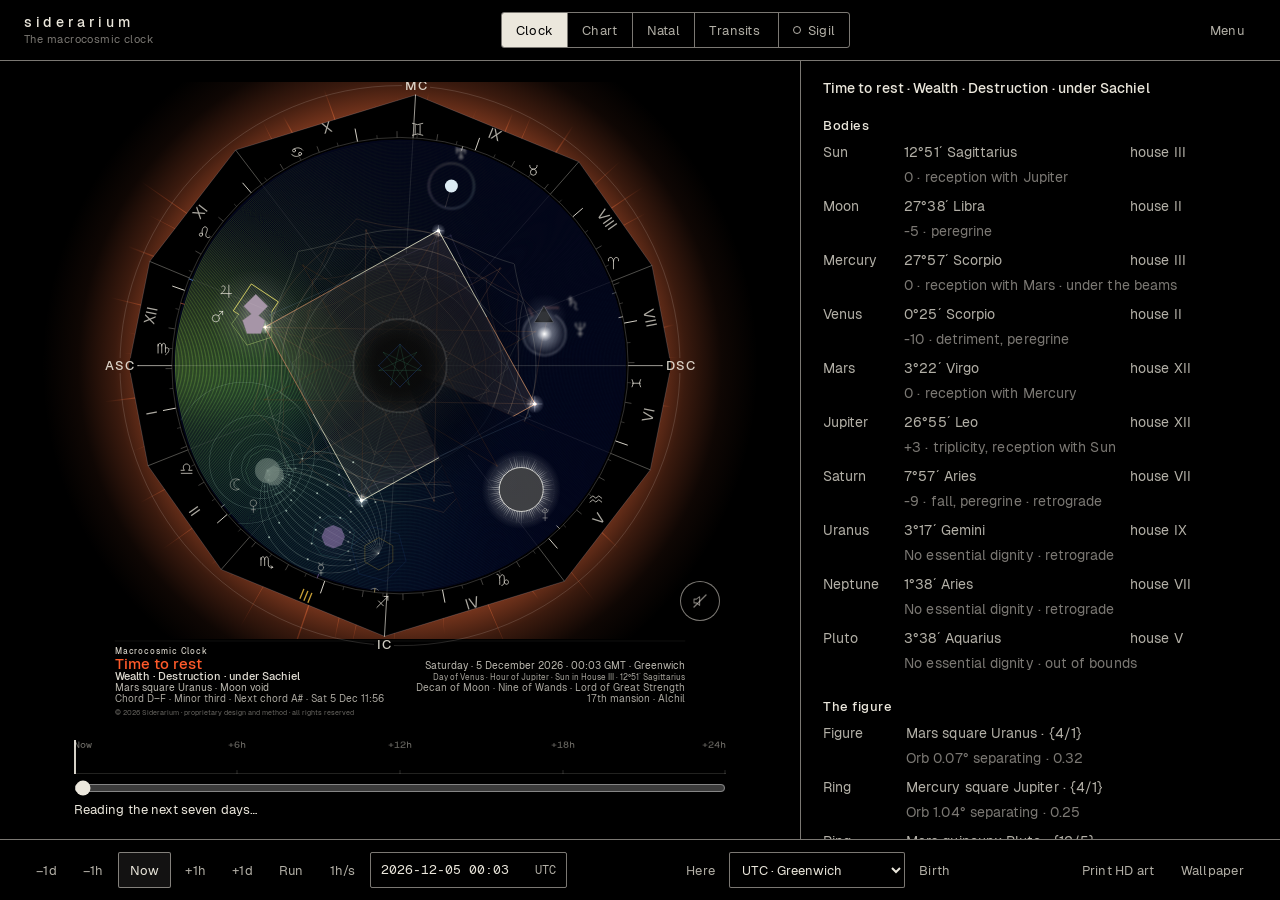
<file: cosmo-weather/index.html>
<!doctype html>
<html lang="en">
<head>
<meta charset="utf-8">
<meta name="viewport" content="width=device-width, initial-scale=1, maximum-scale=1, user-scalable=no, viewport-fit=cover">
<meta name="theme-color" content="#000000">
<meta http-equiv="Content-Security-Policy" content="default-src 'self'; script-src 'self'; style-src 'self' 'unsafe-inline'; img-src 'self' data: blob:; font-src 'self'; connect-src 'self'; media-src 'self' blob:; object-src 'none'; base-uri 'self'; form-action 'self'">
<meta name="description" content="Siderarium: macrocosmic clock visually tracking the astrological energy of the moment.">
<meta name="mobile-web-app-capable" content="yes">
<meta name="apple-mobile-web-app-capable" content="yes">
<meta name="apple-mobile-web-app-status-bar-style" content="black-translucent">
<meta name="apple-mobile-web-app-title" content="Siderarium">
<link rel="manifest" href="manifest.webmanifest">
<link rel="icon" type="image/png" sizes="32x32" href="icons/siderarium-32.png">
<link rel="icon" type="image/png" sizes="64x64" href="icons/siderarium-64.png">
<link rel="icon" type="image/png" sizes="192x192" href="icons/siderarium-192.png">
<link rel="apple-touch-icon" href="icons/siderarium-180.png">
<title>siderarium</title>
<link rel="stylesheet" href="css/style.css">
</head>
<body>
  <header class="bar top">
    <span class="brand"><span class="mark">siderarium</span><span class="tag" data-i18n="ui.tagline">the macrocosmic clock</span></span>
    <nav class="seg" aria-label="view">
      <span class="seg-ind" aria-hidden="true"></span>
      <button data-mode="clock" data-i18n="ui.clock">clock</button>
      <button data-mode="chart" data-i18n="ui.chart">chart</button>
      <button data-mode="natal" data-i18n="ui.natal">natal</button>
      <button data-mode="synastry" data-i18n="ui.synastry">transits</button>
      <button id="sigil" class="tog" data-i18n="ui.sigil" title="s">sigil</button>
    </nav>
    <nav class="group">
      <button id="menu-open" data-i18n="ui.menu" aria-haspopup="dialog" aria-controls="menu">menu</button>
    </nav>
  </header>

  <aside id="menu" class="sheet" hidden aria-label="menu">
    <div class="sheet-head"><span class="mark" data-i18n="ui.menu">menu</span><button id="menu-close" data-i18n="ui.close">close</button></div>
    <section class="about-row">
      <button id="about-open" class="big" data-i18n="ui.about">About Siderarium</button>
    </section>
    <section>
      <h2 data-i18n="ui.settings">settings</h2>
      <label class="row"><span data-i18n="ui.language">language</span><select id="set-lang"><option value="en">english</option><option value="es">español</option></select></label>
      <label class="row"><span data-i18n="ui.houses">houses</span><select id="set-houses"><option value="regiomontanus">regiomontanus</option><option value="equal" data-i18n="ui.housesOpt.equal">equal</option><option value="placidus">placidus</option></select></label>
      <label class="row"><span data-i18n="ui.field">field</span><select id="set-field"><option value="engraved" data-i18n="ui.fieldOpt.engraved">engraved</option><option value="guilloche" data-i18n="ui.fieldOpt.guilloche">guilloché</option><option value="glow" data-i18n="ui.fieldOpt.glow">glow</option></select></label>
      <label class="row"><span data-i18n="ui.bodiesLabel">planets</span><select id="set-bodies"><option value="metal" data-i18n="ui.bodiesOpt.metal">bodies</option><option value="lights" data-i18n="ui.bodiesOpt.lights">lights</option></select></label>
    </section>
    <section>
      <h2 data-i18n="ui.nativity">nativity</h2>
      <p id="natal-summary" class="meta"></p>
      <div class="rowbtns"><button id="natal-edit" data-i18n="ui.edit">edit</button><button id="natal-saveas" data-i18n="ui.saveAs">save as</button></div>
      <div id="chart-new" class="row" hidden><input id="chart-name" type="text" autocomplete="off" data-i18n="ui.namePrompt" data-i18n-attr="placeholder" placeholder="a name for this chart"><button id="chart-ok" data-i18n="ui.ok">ok</button></div>
      <label class="row"><span data-i18n="ui.seenFrom">seen from</span><select id="set-relocate"><option value="0" data-i18n="ui.birthplace">birthplace</option><option value="1" data-i18n="ui.currentPlace">current place</option></select></label>
      <h2 data-i18n="ui.charts">saved charts</h2>
      <ul id="charts" class="list"></ul>
    </section>
    <section>
      <h2 data-i18n="ui.keys">keys</h2>
      <p class="meta" data-i18n="ui.keysNote">space run · ← → hour · shift ← → day · f screen · i readout · s sigil · l listen · esc close</p>
    </section>
  </aside>

  <main id="stage">
    <button id="now-float" class="float-now" data-i18n="ui.now" hidden>now</button>
    <div class="dialwrap">
    <canvas id="dial" aria-label="the sky of the moment, as a dial"></canvas>
    <button id="listen-corner" class="corner-speaker" aria-label="listen to the chord" title="l"><svg viewBox="0 0 24 24" width="18" height="18" fill="none" stroke="currentColor" stroke-width="1.4" stroke-linejoin="round" stroke-linecap="round" aria-hidden="true"><path d="M4 9.5v5h3.2l4.3 3.3V6.2L7.2 9.5H4z"/><path class="w1" d="M15 9.6a3.4 3.4 0 0 1 0 4.8"/><path class="w2" d="M17.6 7a7 7 0 0 1 0 10"/><line class="x" x1="4" y1="20" x2="20" y2="4" stroke-width="1.8"/></svg></button>
    </div>
    <div id="caption"></div>
    <section id="ahead" aria-label="the next 24 hours">
      <canvas id="strip" aria-label="ideation, incarnation and destruction over the next 24 hours"></canvas>
      <input id="preview" type="range" min="0" max="1440" step="10" value="0" aria-label="preview the next 24 hours">
      <div id="nexts"></div>
    </section>
  </main>

  <aside id="readout" aria-live="polite"></aside>

  <section id="birth" class="panel" hidden aria-label="your nativity">
    <article>
      <button id="birth-close" data-i18n="ui.close">close</button>
      <h1 data-i18n="ui.yourNativity">your nativity</h1>
      <p class="meta" data-i18n="ui.kept">kept on this device only · never sent anywhere</p>
      <div class="form">
        <label><span data-i18n="ui.name">name</span> <input id="birth-name" type="text" autocomplete="off" data-i18n="ui.namePrompt" data-i18n-attr="placeholder" placeholder="a name for this chart"></label>
        <label><span data-i18n="ui.date">date</span> <input id="birth-date" type="text" inputmode="numeric" placeholder="yyyy-mm-dd" autocomplete="off"></label>
        <label><span data-i18n="ui.time">time</span> <input id="birth-time" type="text" inputmode="numeric" placeholder="hh:mm" autocomplete="off"></label>
        <label class="check"><input id="birth-unknown" type="checkbox"> <span data-i18n="ui.unknown">time unknown</span></label>
        <label><span data-i18n="ui.city">city of the time zone</span> <select id="birth-city"></select></label>
        <label><span data-i18n="ui.placeName">place name</span> <input id="birth-place" type="text" data-i18n="ui.placeHint" data-i18n-attr="placeholder" placeholder="optional, e.g. rome" autocomplete="off"></label>
        <div class="pair">
          <label><span data-i18n="ui.lat">latitude</span> <input id="birth-lat" type="text" inputmode="decimal" placeholder="44.9924"></label>
          <label><span data-i18n="ui.lon">longitude</span> <input id="birth-lon" type="text" inputmode="decimal" placeholder="9.0094"></label>
        </div>
        <p id="birth-note" class="meta"></p>
        <div class="actions"><button id="birth-save" class="primary" data-i18n="ui.saveBtn">save</button><button id="birth-clear" data-i18n="ui.clear">clear</button></div>
      </div>
      <p data-i18n="ui.birthNote">The time zone and offset are taken from the city for that date.</p>
    </article>
  </section>

  <section id="about" class="panel" hidden aria-label="about siderarium">
    <div class="close-row"><button id="about-close" aria-label="close" data-i18n="ui.close">close</button></div>
    <article data-about="en">
      <h1>Siderarium: a macrocosmic clock of the present moment</h1>
            <p class="meta">macrocosmic clock visually tracking the astrological energy of the moment · working paper · v0.8 · october 2026</p>
            <p class="abstract">Siderarium draws the sky of the present moment as a living mandala. Through synesthesia we wanted an instrument that conveys, in a multi-sensory experience, the astrological energy of the hour: its colour, its geometry, its chord. The dial captures the moment and its vibration, so that it can be seen, heard, kept as an image and returned to. For practitioners of the Arts it is also a timing tool: the light at the centre, the guardians of the hour and the windows of the coming day show when a working finds the sky ready.</p>

            <h2>1 · CONCEPT</h2>
            <ul>
              <li>How the sky becomes a figure. The positions of the planets are computed from an ephemeris. Classical astrology reads the angles between them as aspects: the trine at 120°, the square at 90°, the sextile at 60°. Kepler showed that these angles are the divisions of the circle by its regular polygons [16]. Siderarium takes that literally: an aspect of k·360/n is drawn as the star polygon {n/k} [15], so a trine becomes a triangle, a square a square, a quintile a pentagram. The ruling aspect gives the central figure; the others stand fainter behind it.</li>
              <li>Each planet brings its number, its tincture and its light: Saturn the three, the Sun the six, Mercury the eight; gold, silver and the King scale of colours; a glow that follows its dignity and strength at that hour. Soft aspects bend the edges and chain circles, hard aspects keep the lines straight. The mandala that results is the key to the present moment: a pattern that exists only now and can be traced, line by line, to a rule and a source.</li>
              <li>The design descends from the astronomical clocks of §2.1 and borrows the functional discipline of haute horlogerie: a dial on which every mark earns its place, a chapter ring, applied Roman numerals, the Moon shown in its phase, and nothing that does not read. One astrological factor drives one visual channel.</li>
              <li>The figure at the centre is a yantra in the literal sense, an instrument. In the Western talismanic tradition an image made at a chosen moment holds that moment [4, 5, 6]; the sigil layer lets it be copied by hand.</li>
              <li>The title of the moment, one line under the dial. First whether this is a time to work, to watch or to rest, read from the Moon's condition by Lilly's rules and from the strength of the figure. Then the stage of life the hour serves, the house the Moon stands in, one of twelve words from Body to Occult; the houses as stages of life are Manilius and Lilly, the Moon's house as the matter of an election is Agrippa. Then the mode, one of the three mother letters of the Sefer Yetzirah: Aleph, air, ideation while the ruling aspect applies; Mem, water, manifestation once it is exact; Shin, fire, destruction when the aspect is hard or the portal is cut. Then the angel of the hour. The three states and the reading of the mothers are this instrument's <code>[CW]</code>.</li>
              <li>The core is one tradition, the Renaissance; two modern layers are added and declared. Rules invented for this instrument are marked <code>[CW]</code>.</li>
            </ul>

            <h2>2 · BACKGROUND</h2>
            <h3>2.1 Mechanical cosmic clocks</h3>
            <ul>
              <li>Antikythera mechanism, c. 2nd–1st century BCE: geared Sun, Moon and eclipse cycles [24].</li>
              <li>Su Song's astronomical clock tower, Kaifeng, 1088–1092 [26].</li>
              <li>Giovanni Dondi's Astrarium, Padua, 1364: one dial for each of the seven planets [25].</li>
              <li>Prague Orloj, 1410: an astrolabe dial with day, twilight and night fields. The Sun on its hand inspires the placement of bodies by altitude here.</li>
              <li>The astronomical complications of modern haute horlogerie: Ludwig Oechslin's Astrolabium Galileo Galilei for Ulysse Nardin (1985) and its Planetarium and Tellurium; Christiaan van der Klaauw's planetaria; the celestial charts of Patek Philippe (ref. 5102, 2002) and Vacheron Constantin. From them Siderarium takes the dial discipline: chapter ring, applied numerals, the Moon in its aperture, a finish that serves the reading.</li>
            </ul>
            <h3>2.2 The Renaissance synthesis</h3>
            <ul>
              <li>Astrology: Ptolemy [1] through Lilly [3]: dignities, terms, faces, the solar phases, the planetary hours.</li>
              <li>Kabbalah entered Latin Europe in the same generation: Pico della Mirandola's theses (1486) [29], Reuchlin's <em>De arte cabalistica</em> (1517) [30], and Agrippa's third book (1533), which sets the Sephiroth, the divine names and the angelic orders beside the planetary spheres [4]. The Tree as drawn today is Kircher's (1652) [31].</li>
              <li>Planetary magic: the <em>Picatrix</em> [5], Ficino [6], the Heptameron [7], Agrippa's magic squares and the 28 mansions of the Moon [4].</li>
              <li>The Golden Dawn (1888–) [10], Crowley [9], Fortune [11] and Case [12] are later layers. Two of them are used here as declared windows (§3.9).</li>
            </ul>
            <h3>2.3 Visual lineage</h3>
            <ul>
              <li>Itten's twelve-step colour circle and his harmonic chords [13]; Albers on colour interaction [14].</li>
              <li>Frieda Harris's projective backgrounds for the Thoth Tarot [27], after George Adams's projective geometry [28].</li>
              <li>Rose-engine guilloché and intaglio engraving: light as line weight.</li>
            </ul>

            <h2>3 · METHODS</h2>
            <h3>3.1 Ephemeris and frame</h3>
            <ul>
              <li>Astronomy Engine 2.1.19 [18]: positions to about one arcminute. Tropical zodiac, true ecliptic of date, geocentric longitudes. The Moon's altitude is topocentric.</li>
              <li>Ascendant and MC from the local sidereal time and the obliquity [17]. Checked against the horizon: the Ascendant point has altitude 0.000°.</li>
              <li>Projection: angle = ecliptic longitude, with the Ascendant on the eastern horizon; radius = altitude. One projection for every body and for the zodiac ring.</li>
            </ul>
            <h3>3.2 Houses</h3>
            <ul>
              <li>Current: Regiomontanus houses, Lilly's system [3]: the equator divided into twelve from the meridian, each division carried to the ecliptic by a great circle through the north and south points of the horizon. The MC is the cusp of the 10th. The regular dodecagon is the container; the cusps are drawn across it, where they fall. Equal houses and Placidus remain available for comparison (<code>?houses=equal</code>, <code>?houses=placidus</code>). Angularity is conjunction with an angle, within 5°.</li>
              <li>Under review: whole-sign (Hellenistic) [19], Regiomontanus (Lilly's system) [3], Placidus (the modern default). A quadrant system makes the frame irregular.</li>
            </ul>
            <h3>3.3 Condition of the planets</h3>
            <div class="wrap"><table>
              <tr><th>factor</th><th>rule</th><th>source</th></tr>
              <tr><td>essential dignity</td><td>domicile +5 · exaltation +4 · triplicity +3 · term +2 · face +1 · detriment −5 · fall −4 · peregrine −5</td><td>Lilly [3]; Egyptian terms; Chaldean faces</td></tr>
              <tr><td>mutual reception</td><td>by domicile or by exaltation; lifts the peregrine penalty</td><td>Lilly [3]; scoring [CW]</td></tr>
              <tr><td>outer planets</td><td>no essential dignity, no number, no place on the Tree; drawn as optics</td><td>traditional consensus [1, 3, 19]</td></tr>
              <tr><td>solar phase</td><td>cazimi &lt; 17′ · combust &lt; 8.5° · under the beams &lt; 17°, every planet</td><td>[3]</td></tr>
              <tr><td>motion</td><td>retrograde; stationary below 12% of mean speed</td><td>[CW threshold]</td></tr>
            </table></div>
            <h3>3.4 Aspects and the hierarchy of figures [CW]</h3>
            <ul>
              <li>Ptolemaic aspects, plus quincunx, semisquare, sesquisquare, quintiles, septiles and noviles, each with its own orb. A whole-sign aspect that does not hold by sign (29° Aries to 1° Virgo) is dissociate and takes half weight.</li>
              <li>power = (0.2 + 0.8·rarity) × weight × (0.3·exactness<sup>1.5</sup> + 0.7·window) × modifiers.</li>
              <li><em>rarity</em> = log of the pair's synodic period. <em>window</em> = time to exactness, not degrees: e<sup>−½(days/1.5)²</sup>; the Moon's window is 6 hours.</li>
              <li>Modifiers: applying ×1.2, separating ×0.8, station ×1.5, Sun involved ×1.2, angular ×1.3. Events override the score: eclipse &gt; lunation &gt; cazimi &gt; exact outer contact &gt; station.</li>
            </ul>
            <h3>3.5 The figure [CW]</h3>
            <ul>
              <li>Each aspect is drawn as {n/k}. A conjunction is a rose with as many petals as the sum of the two planets' Sephirah numbers. An opposition, the circle halved, is two equal circles each passing through the other's centre, the vesica piscis: the first construction of Euclid's <em>Elements</em> (I.1). The vesica's axis lies on the two planets.</li>
              <li>Soft aspects bow the edges and add a circle chain; hard aspects keep straight edges and points. Each line passes from one planet's colour to the other's; the fill is their mixture.</li>
              <li>Size: Jupiter widens the portal, Saturn narrows it. Cut: a hard aspect from a third planet removes a wedge, pointed at that planet.</li>
              <li>Stars mark the points where vertices of two figures coincide. Two centred figures share gcd(n₁, n₂) vertices.</li>
            </ul>
            <h3>3.6 The Moon and ripeness</h3>
            <ul>
              <li>Void of course: no Ptolemaic aspect to a classical planet perfects before the Moon leaves its sign. Also tested: Via Combusta (15° Libra to 15° Scorpio), combust, applying to a malefic [3]. The verdict (ripe, open, unripe, void) sets the light at the pole [CW].</li>
              <li>The Moon's mansion: 28 divisions of 12°51′26″ from 0° Aries, names after Agrippa II.33 [4].</li>
            </ul>
            <h3>3.7 Time</h3>
            <ul>
              <li>The planetary day begins at local sunrise. Twelve unequal hours run from sunrise to sunset and twelve from sunset to sunrise, in Chaldean order. Angels of the days and hours from the Heptameron [7].</li>
            </ul>
            <h3>3.8 Windows [CW]</h3>
            <ul>
              <li>Three windows, after the three mother letters of the Sefer Yetzirah [8]: ideation (aleph, air), incarnation (mem, water: descent into form), destruction (shin, fire). Earth has no mother letter, so there is no fourth.</li>
              <li>Each window is scored from the planets and signs of the figure, its nature (soft or hard), and the beauty of the moment: a whole figure, harmonious guardians and a ripe Moon. Destruction is scored the opposite way.</li>
            </ul>
            <h3>3.9 Correspondences: a Renaissance core and two declared windows</h3>
            <div class="wrap"><table>
              <tr><th>layer</th><th>rule</th><th>source</th></tr>
              <tr><td>planet colour</td><td>heraldic tinctures by planet: Sun or, Moon argent, Mercury purpure, Venus vert, Mars gules, Jupiter azure, Saturn sable. Gold and silver rendered as metals.</td><td>Ferne 1586 [32]; agrees with Agrippa I.49 [4] and the GD Queen scale [10]</td></tr>
              <tr><td>planet number</td><td>Saturn 3, Jupiter 4, Mars 5, Sun 6, Venus 7, Mercury 8, Moon 9: the Sephirah, and the order of the planet's magic square</td><td>Agrippa II.22 [4]</td></tr>
              <tr><td>outer planets</td><td>Uranus iridescence, Neptune brilliance, Pluto lensing. No pigment, no number.</td><td>[CW]</td></tr>
              <tr><td>window 1 · sign colour</td><td>the King scale of the paths: Aries scarlet … Pisces crimson, rendered ultraviolet. The same circle as Itten's, and as the chromatic scale (Aries = C)</td><td>Golden Dawn [10], Case [12]</td></tr>
              <tr><td>window 2 · tarot</td><td>the 36 decans as Chaldean faces with their minor cards and Book T titles; trumps on signs and planets, Golden Dawn attribution (Strength to Leo, Justice to Libra, the Star to Aquarius)</td><td>Book T, in Regardie [10]</td></tr>
              <tr><td>elements</td><td>air pale yellow, water deep blue, fire orange-scarlet, earth near-black brown</td><td>GD King scale of the mother letters [10]</td></tr>
            </table></div>
            <h3>3.10 Nativity and synastry</h3>
            <ul>
              <li>Birth data stay on the device. The nativity is computed as any other moment and shown as its own clock.</li>
              <li>Synastry: transiting planets to natal planets and angles, Ptolemaic aspects and the quincunx, orbs 6/6/5/5/3/2°, plus 1° for the luminaries. Power = weight × exactness<sup>1.5</sup> × slowness of the transiting planet [CW]. The strongest transit becomes the figure; the nativity is drawn as an ink ring at the sky's edge.</li>
            </ul>

            <h2>4 · USE</h2>
            <div class="wrap"><table>
              <tr><th>you see</th><th>it means</th></tr>
              <tr><td>polygon of a planet</td><td>its number: Saturn 3 … Mercury 8; the Moon is drawn by its phase; gold and silver shine</td></tr>
              <tr><td>ring around a planet</td><td>whole = domicile · doubled = exaltation · thin = minor dignity · faint = peregrine · broken = detriment · broken and drawn in = fall. Out of alignment with the core = out of tune</td></tr>
              <tr><td>size of a planet</td><td>its power: dignity, angularity, station, part in the figure</td></tr>
              <tr><td>blur</td><td>retrograde, or slowing toward a station</td></tr>
              <tr><td>eclipse inside a circle</td><td>Pluto: the field goes dark under it and a corona rings its limb; stronger when angular, stationary or in the figure. Two planets in conjunction fuse into one form</td></tr>
              <tr><td>central figure</td><td>the ruling aspect; secondary figures fainter behind it</td></tr>
              <tr><td>white stars</td><td>points where two figures meet exactly</td></tr>
              <tr><td>light at the pole</td><td>the Moon's verdict: warm = ripe · cold = unripe · dark = void</td></tr>
              <tr><td>star at the pole</td><td>the guardians: day ruler and hour ruler as their planetary stars</td></tr>
              <tr><td>flow from gold to silver</td><td>the Sun's outflow arriving in the Moon's cup; its speed follows the Moon's light</td></tr>
              <tr><td>ink ring at the edge</td><td>your nativity under transit; a triangle names the figure the sky is setting off in it, warm for harmony, cold for strife</td></tr>
              <tr><td>aura outside the frame</td><td>the element of the hour: water ripples, air drifts in pale yellow, fire flickers, earth stands still with the grain of stone</td></tr>
              <tr><td>coloured line under the dial</td><td>time to work, to watch or to rest: the Moon's condition and the figure's strength</td></tr>
              <tr><td>title of the moment</td><td>the Moon's house as a stage of life · the mother letter of the hour · the angel of the hour</td></tr>
              <tr><td>strip below the dial</td><td>the three windows over the next 24 hours, each named with its stage; tap a time to go there</td></tr>
            </table></div>
            <p>Turn the dial to travel in time: clockwise is forward, one turn is one day. Pinch or ctrl + scroll to zoom; double tap to reset. Run, pause and change speed from the bar below. The sigil layer isolates the figure for copying by hand. Print HD art saves a square at 2048 pixels; Wallpaper saves a portrait at this screen's size. Both carry the notice. On a phone, open the app in the browser and choose "add to home screen"; it then runs offline.</p>

            <h2>5 · LIMITATIONS</h2>
            <ul>
              <li>Ephemeris accuracy is about one arcminute: the Moon's aspects can be off by a few minutes of time. Swiss Ephemeris is not used.</li>
              <li>The hierarchy, windows, verdict colours, sound mapping and synastry power are design rules [CW], not tradition.</li>
              <li>The sign colours and the Tarot are 19th–20th-century layers on a Renaissance core, declared as such. The Book T titles are translated plainly in Spanish.</li>
              <li>Mansion names follow Agrippa's spellings, which vary between editions.</li>
              <li>No effect of any figure is claimed or measured. The instrument shows the sky; it does not act on it.</li>
            </ul>

            <h2>6 · VALIDATION</h2>
            <ul>
              <li>Ten timed historical moments were scored against 1,500 random moments at the same places, 1900–2030. Mean percentile of the ruling figure: 64 (chance = 50 ± 9; p ≈ 0.06). Five of the ten fall in the top fifth; the nuclear moments of 1942–45 score at or below chance. The sample was chosen by fame, which biases it.</li>
            </ul>

            <h2>REFERENCES</h2>
            <ol class="refs">
              <li>Ptolemy, <em>Tetrabiblos</em> (c. 150 CE), trans. F. E. Robbins, Loeb, 1940.</li>
              <li>Vettius Valens, <em>Anthology</em> (2nd c. CE).</li>
              <li>W. Lilly, <em>Christian Astrology</em>, London, 1647.</li>
              <li>H. C. Agrippa, <em>Three Books of Occult Philosophy</em> (1533), ed. D. Tyson, Llewellyn, 1993.</li>
              <li><em>Picatrix</em> (Arabic 10th–11th c.; Latin 13th c.), trans. D. Attrell &amp; D. Porreca, Penn State UP, 2019.</li>
              <li>M. Ficino, <em>De vita libri tres</em> (1489), eds. C. Kaske &amp; J. Clark, 1989.</li>
              <li><em>Heptameron</em>, attr. Pietro d'Abano, 16th-c. printing.</li>
              <li><em>Sefer Yetzirah</em>, trans. A. Kaplan, Weiser, 1990.</li>
              <li>A. Crowley, <em>777</em>, 1909.</li>
              <li>I. Regardie, <em>The Golden Dawn</em> (1937–40), incl. <em>Book T</em>, Llewellyn, 6th ed., 1989.</li>
              <li>D. Fortune, <em>The Mystical Qabalah</em>, 1935.</li>
              <li>P. F. Case, <em>The Tarot: A Key to the Wisdom of the Ages</em>, 1947.</li>
              <li>J. Itten, <em>Kunst der Farbe</em>, 1961.</li>
              <li>J. Albers, <em>Interaction of Color</em>, Yale UP, 1963.</li>
              <li>J. Addey, <em>Harmonics in Astrology</em>, 1976.</li>
              <li>J. Kepler, <em>Harmonices Mundi</em>, book IV, 1619.</li>
              <li>J. Meeus, <em>Astronomical Algorithms</em>, 2nd ed., Willmann-Bell, 1998.</li>
              <li>D. Cross, <em>Astronomy Engine</em>, MIT licence, github.com/cosinekitty/astronomy.</li>
              <li>C. Brennan, <em>Hellenistic Astrology: The Study of Fate and Fortune</em>, Amor Fati, 2017.</li>
              <li>S. Skinner, <em>The Complete Magician's Tables</em>, Golden Hoard, 2006.</li>
              <li>S. Kynes, <em>Llewellyn's Complete Book of Correspondences</em>, Llewellyn, 2013.</li>
              <li>L. M. DuQuette, <em>The Chicken Qabalah of Rabbi Lamed Ben Clifford</em>, Weiser, 2001.</li>
              <li>J. McCarthy, <em>Quareia</em>, 2014–, quareia.com.</li>
              <li>T. Freeth et al., "Decoding the ancient Greek astronomical calculator known as the Antikythera Mechanism", <em>Nature</em> 444, 2006.</li>
              <li>S. A. Bedini &amp; F. R. Maddison, "Mechanical Universe: The Astrarium of Giovanni de' Dondi", <em>Trans. American Philosophical Society</em> 56/5, 1966.</li>
              <li>Su Song, <em>Xin Yi Xiang Fa Yao</em>, 1092.</li>
              <li>F. Harris &amp; A. Crowley, Thoth Tarot (painted 1938–43; published 1969).</li>
              <li>G. Adams, <em>Physical and Ethereal Spaces</em>, Rudolf Steiner Press, 1965.</li>
              <li>G. Pico della Mirandola, <em>Conclusiones</em>, Rome, 1486.</li>
              <li>J. Reuchlin, <em>De arte cabalistica</em>, Hagenau, 1517.</li>
              <li>A. Kircher, <em>Oedipus Aegyptiacus</em>, Rome, 1652–54.</li>
              <li>J. Ferne, <em>The Blazon of Gentrie</em>, London, 1586.</li>
              <li>B. Whitcomb, <em>The Magician's Companion</em>, Llewellyn, 1993.</li>
            </ol>
            <h2>LEGAL</h2>
            <p class="meta">Siderarium, its name, mark, dial, design and method are proprietary. © 2026 Hippocrene Design Works LLC. All rights reserved. Every image exported from the app carries this notice.</p>
            <p class="meta">Privacy: the app sends nothing anywhere. Your settings, your nativity and your saved charts stay in this browser's storage; no cookies, no analytics, no third-party requests (the fonts are served with the app). The "here" button asks the browser for your position and uses it on the device only. The site is hosted on GitHub Pages, whose servers may log visitor IP addresses under GitHub's privacy statement. Data controller, for now: Hippocrene Design Works LLC.</p>
    </article>
    <article data-about="es" hidden>
      <h1>Siderarium: un reloj macrocósmico del momento presente</h1>
            <p class="meta">reloj macrocósmico que sigue visualmente la energía astrológica del momento · documento de trabajo · v0.8 · octubre 2026</p>
            <p class="abstract">Siderarium dibuja el cielo del momento presente como un mandala vivo. A través de la sinestesia quisimos un instrumento que transmita, en una experiencia multisensorial, la energía astrológica de la hora: su color, su geometría, su acorde. La esfera captura el momento y su vibración, para que se pueda ver, oír, guardar como imagen y volver a él. Para quienes practican las Artes es también una herramienta de tiempo: la luz del centro, los guardianes de la hora y las ventanas del día que viene muestran cuándo una obra encuentra el cielo dispuesto.</p>

            <h2>1 · CONCEPTO</h2>
            <ul>
              <li>Cómo el cielo se vuelve figura. Las posiciones de los planetas se calculan con una efemérides. La astrología clásica lee los ángulos entre ellos como aspectos: el trígono a 120°, la cuadratura a 90°, el sextil a 60°. Kepler mostró que esos ángulos son las divisiones del círculo por sus polígonos regulares [16]. Siderarium lo toma al pie de la letra: un aspecto de k·360/n se dibuja como el polígono estrellado {n/k} [15], así un trígono se vuelve triángulo, una cuadratura cuadrado, un quintil pentagrama. El aspecto que rige da la figura central; los demás quedan más tenues detrás.</li>
              <li>Cada planeta trae su número, su tintura y su luz: Saturno el tres, el Sol el seis, Mercurio el ocho; oro, plata y la escala del Rey de colores; un resplandor que sigue su dignidad y su fuerza en esa hora. Los aspectos suaves curvan las aristas y encadenan círculos, los duros mantienen las líneas rectas. El mandala que resulta es la llave del momento presente: un patrón que solo existe ahora y que se puede rastrear, línea a línea, hasta una regla y una fuente.</li>
              <li>El diseño desciende de los relojes astronómicos del §2.1 y toma la disciplina funcional de la alta relojería: una esfera en la que cada marca se gana su lugar, un anillo horario, numerales romanos aplicados, la Luna mostrada en su fase, y nada que no se lea. Un factor astrológico gobierna un canal visual.</li>
              <li>La figura del centro es un yantra en sentido literal, un instrumento. En la tradición talismánica occidental, una imagen hecha en un momento elegido retiene ese momento [4, 5, 6]; la capa sigilo permite copiarla a mano.</li>
              <li>El título del momento, una línea bajo la esfera. Primero si es tiempo de obrar, de observar o de descansar, leído de la condición de la Luna según las reglas de Lilly y de la fuerza de la figura. Después la etapa de la vida a la que sirve la hora, la casa en la que está la Luna, una de doce palabras de Cuerpo a Oculto; las casas como etapas de la vida son Manilio y Lilly, la casa de la Luna como asunto de una elección es Agrippa. Después el modo, una de las tres letras madres del Séfer Yetzirá: Álef, aire, ideación mientras el aspecto regente aplica; Mem, agua, manifestación una vez exacto; Shin, fuego, destrucción cuando el aspecto es duro o el portal está cortado. Después el ángel de la hora. Los tres estados y la lectura de las madres son de este instrumento <code>[CW]</code>.</li>
              <li>El núcleo es una sola tradición, la del Renacimiento; se añaden dos capas modernas, declaradas. Las reglas inventadas para este instrumento se marcan <code>[CW]</code>.</li>
            </ul>

            <h2>2 · ANTECEDENTES</h2>
            <h3>2.1 Relojes cósmicos mecánicos</h3>
            <ul>
              <li>Mecanismo de Anticitera, c. siglos II–I a. C.: Sol, Luna y ciclos de eclipses con engranajes [24].</li>
              <li>Torre-reloj astronómica de Su Song, Kaifeng, 1088–1092 [26].</li>
              <li>Astrarium de Giovanni Dondi, Padua, 1364: una esfera para cada uno de los siete planetas [25].</li>
              <li>Orloj de Praga, 1410: una esfera de astrolabio con campos de día, crepúsculo y noche. El Sol sobre su aguja inspira aquí la colocación de los cuerpos por altura.</li>
              <li>Las complicaciones astronómicas de la alta relojería moderna: el Astrolabium Galileo Galilei de Ludwig Oechslin para Ulysse Nardin (1985) con su Planetarium y su Tellurium; los planetarios de Christiaan van der Klaauw; las cartas celestes de Patek Philippe (ref. 5102, 2002) y Vacheron Constantin. De ellas Siderarium toma la disciplina de la esfera: anillo horario, numerales aplicados, la Luna en su ventana, un acabado al servicio de la lectura.</li>
            </ul>
            <h3>2.2 La síntesis renacentista</h3>
            <ul>
              <li>Astrología: de Ptolomeo [1] a Lilly [3]: dignidades, términos, faces, las fases solares, las horas planetarias.</li>
              <li>La cábala entró en la Europa latina en la misma generación: las tesis de Pico della Mirandola (1486) [29], el <em>De arte cabalistica</em> de Reuchlin (1517) [30] y el tercer libro de Agrippa (1533), que coloca las Sefirot, los nombres divinos y los órdenes angélicos junto a las esferas planetarias [4]. El Árbol tal como se dibuja hoy es el de Kircher (1652) [31].</li>
              <li>Magia planetaria: el <em>Picatrix</em> [5], Ficino [6], el Heptamerón [7], los cuadrados mágicos de Agrippa y las 28 mansiones de la Luna [4].</li>
              <li>La Golden Dawn (1888–) [10], Crowley [9], Fortune [11] y Case [12] son capas posteriores. Dos de ellas se usan aquí como ventanas declaradas (§3.9).</li>
            </ul>
            <h3>2.3 Linaje visual</h3>
            <ul>
              <li>El círculo cromático de doce pasos de Itten y sus acordes armónicos [13]; Albers sobre la interacción del color [14].</li>
              <li>Los fondos proyectivos de Frieda Harris para el Tarot Thoth [27], según la geometría proyectiva de George Adams [28].</li>
              <li>El guilloché de torno de rosas y el grabado calcográfico: la luz como grosor de línea.</li>
            </ul>

            <h2>3 · MÉTODOS</h2>
            <h3>3.1 Efemérides y marco</h3>
            <ul>
              <li>Astronomy Engine 2.1.19 [18]: posiciones con un minuto de arco aproximado. Zodiaco tropical, eclíptica verdadera de la fecha, longitudes geocéntricas. La altura de la Luna es topocéntrica.</li>
              <li>Ascendente y Medio Cielo a partir del tiempo sidéreo local y la oblicuidad [17]. Comprobado contra el horizonte: el punto del Ascendente tiene altura 0,000°.</li>
              <li>Proyección: ángulo = longitud eclíptica, con el Ascendente en el horizonte oriental; radio = altura. Una sola proyección para cada cuerpo y para el anillo zodiacal.</li>
            </ul>
            <h3>3.2 Casas</h3>
            <ul>
              <li>Actual: casas Regiomontanus, el sistema de Lilly [3]: el ecuador dividido en doce desde el meridiano, cada división llevada a la eclíptica por un círculo máximo que pasa por los puntos norte y sur del horizonte. El MC es la cúspide de la casa 10. El dodecágono regular es el contenedor; las cúspides se trazan sobre él, donde caen. Las casas iguales y Placidus siguen disponibles para comparar (<code>?houses=equal</code>, <code>?houses=placidus</code>). La angularidad es la conjunción con un ángulo, dentro de 5°.</li>
              <li>En revisión: signos enteros (helenístico) [19], Regiomontano (el sistema de Lilly) [3], Placidus (el habitual moderno). Un sistema de cuadrantes vuelve irregular el marco.</li>
            </ul>
            <h3>3.3 Condición de los planetas</h3>
            <div class="wrap"><table>
              <tr><th>factor</th><th>regla</th><th>fuente</th></tr>
              <tr><td>dignidad esencial</td><td>domicilio +5 · exaltación +4 · triplicidad +3 · término +2 · faz +1 · exilio −5 · caída −4 · peregrino −5</td><td>Lilly [3]; términos egipcios; faces caldeas</td></tr>
              <tr><td>recepción mutua</td><td>por domicilio o por exaltación; levanta la penalización de peregrino</td><td>Lilly [3]; puntuación [CW]</td></tr>
              <tr><td>planetas exteriores</td><td>sin dignidad esencial, sin número, sin lugar en el Árbol; dibujados como ópticas</td><td>consenso tradicional [1, 3, 19]</td></tr>
              <tr><td>fase solar</td><td>cazimi &lt; 17′ · combusto &lt; 8,5° · bajo los rayos &lt; 17°, todos los planetas</td><td>[3]</td></tr>
              <tr><td>movimiento</td><td>retrógrado; estacionario por debajo del 12% de la velocidad media</td><td>[umbral CW]</td></tr>
            </table></div>
            <h3>3.4 Aspectos y jerarquía de figuras [CW]</h3>
            <ul>
              <li>Aspectos ptolemaicos, más quincuncio, semicuadratura, sesquicuadratura, quintiles, septiles y noviles, cada uno con su orbe. Un aspecto de signo entero que no se cumple por signo (29° Aries a 1° Virgo) es disociado y pesa la mitad.</li>
              <li>potencia = (0,2 + 0,8·rareza) × peso × (0,3·exactitud<sup>1,5</sup> + 0,7·ventana) × modificadores.</li>
              <li><em>rareza</em> = logaritmo del periodo sinódico del par. <em>ventana</em> = tiempo hasta la exactitud, no grados: e<sup>−½(días/1,5)²</sup>; la ventana de la Luna es de 6 horas.</li>
              <li>Modificadores: aplicativo ×1,2, separativo ×0,8, estación ×1,5, Sol implicado ×1,2, angular ×1,3. Los eventos anulan la puntuación: eclipse &gt; lunación &gt; cazimi &gt; contacto exterior exacto &gt; estación.</li>
            </ul>
            <h3>3.5 La figura [CW]</h3>
            <ul>
              <li>Cada aspecto se dibuja como {n/k}. Una conjunción es una rosa con tantos pétalos como la suma de los números sefiróticos de los dos planetas. Una oposición, el círculo partido en dos, son dos círculos iguales que pasan cada uno por el centro del otro, la vesica piscis: la primera construcción de los <em>Elementos</em> de Euclides (I.1). El eje de la vesica descansa sobre los dos planetas.</li>
              <li>Los aspectos suaves curvan las aristas y añaden una cadena de círculos; los duros mantienen aristas rectas y puntas. Cada línea pasa del color de un planeta al del otro; el relleno es su mezcla.</li>
              <li>Tamaño: Júpiter ensancha el portal, Saturno lo estrecha. Corte: un aspecto duro desde un tercer planeta retira una cuña, apuntada hacia ese planeta.</li>
              <li>Las estrellas marcan los puntos donde coinciden vértices de dos figuras. Dos figuras concéntricas comparten mcd(n₁, n₂) vértices.</li>
            </ul>
            <h3>3.6 La Luna y la madurez</h3>
            <ul>
              <li>Vacía de curso: ningún aspecto ptolemaico con un planeta clásico se perfecciona antes de que la Luna cambie de signo. También se comprueban la Vía Combusta (15° Libra a 15° Escorpio), la combustión y la aplicación a un maléfico [3]. El veredicto (madura, abierta, inmadura, vacía) fija la luz del polo [CW].</li>
              <li>La mansión de la Luna: 28 divisiones de 12°51′26″ desde 0° Aries, nombres según Agrippa II.33 [4].</li>
            </ul>
            <h3>3.7 Tiempo</h3>
            <ul>
              <li>El día planetario comienza en el orto local del Sol. Doce horas desiguales van del orto al ocaso y doce del ocaso al orto, en orden caldeo. Ángeles de los días y de las horas según el Heptamerón [7].</li>
            </ul>
            <h3>3.8 Ventanas [CW]</h3>
            <ul>
              <li>Tres ventanas, según las tres letras madres del Sefer Yetzirá [8]: ideación (álef, aire), encarnación (mem, agua: descenso a la forma), destrucción (shin, fuego). La tierra no tiene letra madre, así que no hay una cuarta.</li>
              <li>Cada ventana se puntúa a partir de los planetas y signos de la figura, de su naturaleza (suave o dura) y de la belleza del momento: figura entera, guardianes en armonía y Luna madura. La destrucción se puntúa al revés.</li>
            </ul>
            <h3>3.9 Correspondencias: un núcleo renacentista y dos ventanas declaradas</h3>
            <div class="wrap"><table>
              <tr><th>capa</th><th>regla</th><th>fuente</th></tr>
              <tr><td>color de los planetas</td><td>tinturas heráldicas por planeta: Sol oro, Luna plata, Mercurio púrpura, Venus sinople, Marte gules, Júpiter azur, Saturno sable. Oro y plata se dibujan como metales.</td><td>Ferne 1586 [32]; concuerda con Agrippa I.49 [4] y la escala de la Reina de la GD [10]</td></tr>
              <tr><td>número de los planetas</td><td>Saturno 3, Júpiter 4, Marte 5, Sol 6, Venus 7, Mercurio 8, Luna 9: la Sefirá, y el orden del cuadrado mágico del planeta</td><td>Agrippa II.22 [4]</td></tr>
              <tr><td>planetas exteriores</td><td>Urano iridiscencia, Neptuno brillo, Plutón lente. Sin pigmento, sin número.</td><td>[CW]</td></tr>
              <tr><td>ventana 1 · color de los signos</td><td>la escala del Rey de los senderos: Aries escarlata … Piscis carmesí, dibujado como ultravioleta. El mismo círculo que el de Itten, y que la escala cromática (Aries = do/C)</td><td>Golden Dawn [10], Case [12]</td></tr>
              <tr><td>ventana 2 · tarot</td><td>los 36 decanatos como faces caldeas con sus arcanos menores y los títulos del Libro T; triunfos sobre signos y planetas, atribución de la Golden Dawn (la Fuerza a Leo, la Justicia a Libra, la Estrella a Acuario). Los títulos se traducen llanamente; los originales ingleses están en la versión inglesa de esta página.</td><td>Libro T, en Regardie [10]</td></tr>
              <tr><td>elementos</td><td>aire amarillo pálido, agua azul profundo, fuego escarlata anaranjado, tierra pardo casi negro</td><td>escala del Rey de las letras madres, GD [10]</td></tr>
            </table></div>
            <h3>3.10 Natividad y sinastría</h3>
            <ul>
              <li>Los datos de nacimiento quedan en el dispositivo. La natividad se calcula como cualquier otro momento y se muestra como su propio reloj.</li>
              <li>Sinastría: planetas en tránsito sobre planetas y ángulos natales, aspectos ptolemaicos y quincuncio, orbes 6/6/5/5/3/2°, más 1° para las luminarias. Potencia = peso × exactitud<sup>1,5</sup> × lentitud del planeta en tránsito [CW]. El tránsito más fuerte se vuelve la figura; la natividad se dibuja como un anillo de tinta en el borde del cielo.</li>
            </ul>

            <h2>4 · USO</h2>
            <div class="wrap"><table>
              <tr><th>ves</th><th>significa</th></tr>
              <tr><td>polígono de un planeta</td><td>su número: Saturno 3 … Mercurio 8; la Luna se dibuja por su fase; oro y plata brillan</td></tr>
              <tr><td>anillo alrededor de un planeta</td><td>entero = domicilio · doble = exaltación · fino = dignidad menor · tenue = peregrino · roto = exilio · roto y encogido = caída. Desalineado con el núcleo = desafinado</td></tr>
              <tr><td>tamaño de un planeta</td><td>su potencia: dignidad, angularidad, estación, parte en la figura</td></tr>
              <tr><td>desenfoque</td><td>retrógrado, o frenando hacia una estación</td></tr>
              <tr><td>eclipse dentro de un círculo</td><td>Plutón: el campo se apaga bajo él y una corona rodea su limbo; más fuerte si es angular, estacionario o parte de la figura. Dos planetas en conjunción se funden en una sola forma</td></tr>
              <tr><td>figura central</td><td>el aspecto que rige; las figuras secundarias, más tenues detrás</td></tr>
              <tr><td>estrellas blancas</td><td>puntos donde dos figuras coinciden exactamente</td></tr>
              <tr><td>luz del polo</td><td>el veredicto de la Luna: cálida = madura · fría = inmadura · oscura = vacía</td></tr>
              <tr><td>estrella del polo</td><td>los guardianes: regente del día y regente de la hora como sus estrellas planetarias</td></tr>
              <tr><td>flujo de oro a plata</td><td>la emanación del Sol llegando a la copa de la Luna; su velocidad sigue la luz de la Luna</td></tr>
              <tr><td>anillo de tinta en el borde</td><td>tu natividad bajo tránsito; un triángulo nombra la figura que el cielo activa en ella, cálido para la armonía, frío para la discordia</td></tr>
              <tr><td>aura fuera del marco</td><td>el elemento de la hora: el agua ondula, el aire corre en amarillo pálido, el fuego titila, la tierra queda quieta con el grano de la piedra</td></tr>
              <tr><td>línea de color bajo la esfera</td><td>tiempo de obrar, de observar o de descansar: la condición de la Luna y la fuerza de la figura</td></tr>
              <tr><td>título del momento</td><td>la casa de la Luna como etapa de la vida · la letra madre de la hora · el ángel de la hora</td></tr>
              <tr><td>banda bajo la esfera</td><td>las tres ventanas en las próximas 24 horas, cada una con su etapa; toca una hora para ir a ella</td></tr>
            </table></div>
            <p>Gira la esfera para viajar en el tiempo: en el sentido del reloj es hacia delante, una vuelta es un día. Pellizca o ctrl + rueda para ampliar; doble toque para volver. Corre, pausa y cambia la velocidad desde la barra inferior. La capa sigilo aísla la figura para copiarla a mano. Imprimir arte HD guarda un cuadrado de 2048 píxeles; Fondo de pantalla guarda un retrato al tamaño de esta pantalla. Ambos llevan el aviso. En el móvil, abre la aplicación en el navegador y elige «añadir a la pantalla de inicio»; después funciona sin conexión.</p>

            <h2>5 · LIMITACIONES</h2>
            <ul>
              <li>La precisión de la efemérides es de un minuto de arco: los aspectos de la Luna pueden desviarse unos minutos de tiempo. No se usa Swiss Ephemeris.</li>
              <li>La jerarquía, las ventanas, los colores del veredicto, la correspondencia sonora y la potencia de la sinastría son reglas de diseño [CW], no tradición.</li>
              <li>Los colores de los signos y el Tarot son capas de los siglos XIX–XX sobre un núcleo renacentista, declaradas como tales.</li>
              <li>Los nombres de las mansiones siguen las grafías de Agrippa, que varían entre ediciones.</li>
              <li>No se afirma ni se mide ningún efecto de figura alguna. El instrumento muestra el cielo; no actúa sobre él.</li>
            </ul>

            <h2>6 · VALIDACIÓN</h2>
            <ul>
              <li>Diez momentos históricos con hora conocida se puntuaron contra 1.500 momentos aleatorios en los mismos lugares, 1900–2030. Percentil medio de la figura regente: 64 (azar = 50 ± 9; p ≈ 0,06). Cinco de los diez caen en el quinto superior; los momentos nucleares de 1942–45 puntúan en el azar o por debajo. La muestra se eligió por fama, lo que la sesga.</li>
            </ul>

            <h2>REFERENCIAS</h2>
            <p class="meta">la lista completa, con los títulos originales, está en la versión inglesa de esta página.</p>
            <ol class="refs">
              <li>Ptolomeo, <em>Tetrabiblos</em> (c. 150). 2. Vettius Valens, <em>Antología</em>. 3. W. Lilly, <em>Christian Astrology</em>, 1647. 4. H. C. Agrippa, <em>De occulta philosophia</em>, 1533 (ed. Tyson, 1993). 5. <em>Picatrix</em>. 6. M. Ficino, <em>De vita</em>, 1489. 7. <em>Heptamerón</em>. 8. <em>Sefer Yetzirá</em> (trad. Kaplan). 9. A. Crowley, <em>777</em>, 1909. 10. I. Regardie, <em>The Golden Dawn</em>, incl. <em>Libro T</em>. 11. D. Fortune, <em>The Mystical Qabalah</em>, 1935. 12. P. F. Case, <em>The Tarot</em>, 1947. 13. J. Itten, <em>Kunst der Farbe</em>, 1961. 14. J. Albers, <em>Interaction of Color</em>, 1963. 15. J. Addey, <em>Harmonics in Astrology</em>, 1976. 16. J. Kepler, <em>Harmonices Mundi</em>, IV, 1619. 17. J. Meeus, <em>Astronomical Algorithms</em>, 1998. 18. D. Cross, <em>Astronomy Engine</em>. 19. C. Brennan, <em>Hellenistic Astrology</em>, 2017. 20. S. Skinner, <em>The Complete Magician's Tables</em>, 2006. 21. S. Kynes, <em>Llewellyn's Complete Book of Correspondences</em>, 2013. 22. L. M. DuQuette, <em>The Chicken Qabalah</em>, 2001. 23. J. McCarthy, <em>Quareia</em>. 24. T. Freeth et al., <em>Nature</em> 444, 2006. 25. Bedini &amp; Maddison, 1966. 26. Su Song, 1092. 27. Harris &amp; Crowley, Tarot Thoth. 28. G. Adams, 1965. 29. Pico della Mirandola, <em>Conclusiones</em>, 1486. 30. J. Reuchlin, <em>De arte cabalistica</em>, 1517. 31. A. Kircher, <em>Oedipus Aegyptiacus</em>, 1652. 32. J. Ferne, <em>The Blazon of Gentrie</em>, 1586. 33. B. Whitcomb, <em>The Magician's Companion</em>, 1993.</li>
            </ol>
            <h2>LEGAL</h2>
            <p class="meta">Siderarium, su nombre, marca, esfera, diseño y método son propietarios. © 2026 Hippocrene Design Works LLC. Todos los derechos reservados. Cada imagen exportada desde la aplicación lleva este aviso.</p>
            <p class="meta">Privacidad: la aplicación no envía nada a ningún sitio. Tus ajustes, tu natividad y tus cartas guardadas quedan en el almacenamiento de este navegador; sin cookies, sin analítica, sin peticiones a terceros (las fuentes se sirven con la aplicación). El botón «aquí» pide al navegador tu posición y la usa solo en el dispositivo. El sitio se aloja en GitHub Pages, cuyos servidores pueden registrar direcciones IP según la declaración de privacidad de GitHub. Responsable del tratamiento, por ahora: Hippocrene Design Works LLC.</p>
    </article>
  </section>

  <footer class="bar bottom">
    <nav class="group time">
      <button data-step="-24">−1d</button>
      <button data-step="-1">−1h</button>
      <button id="live" data-i18n="ui.now">now</button>
      <button data-step="1">+1h</button>
      <button data-step="24">+1d</button>
      <button id="play" data-i18n="ui.run" title="space">run</button>
      <button id="speed" title="running speed">1h/s</button>
      <label class="when"><input id="when" type="text" inputmode="numeric" spellcheck="false" autocomplete="off" aria-label="moment, in the place's own time: year-month-day hour:minute" placeholder="yyyy-mm-dd hh:mm"><span id="zone"></span></label>
    </nav>
    <nav class="group">
      <button id="here" data-place="here" data-i18n="ui.here">here</button>
      <select id="city" aria-label="one city for each time zone"></select>
      <button id="birth-open" data-i18n="ui.birth">birth</button>
    </nav>
    <nav class="group">
      <button id="save" data-i18n="ui.save">save 2048</button>
      <button id="save-hd" data-i18n="ui.saveHd">save 4096</button>
      <button id="wallpaper" data-i18n="ui.wallpaper">wallpaper</button>
    </nav>
  </footer>

  <script src="js/vendor/astronomy.browser.min.js"></script>
  <script src="js/color.js"></script>
  <script src="js/correspondences.js"></script>
<script src="js/i18n.js"></script>
  <script src="js/engine.js"></script>
  <script src="js/glyphs.js"></script>
  <script src="js/render.js"></script>
  <script src="js/app.js"></script>
</body>
</html>
</file>
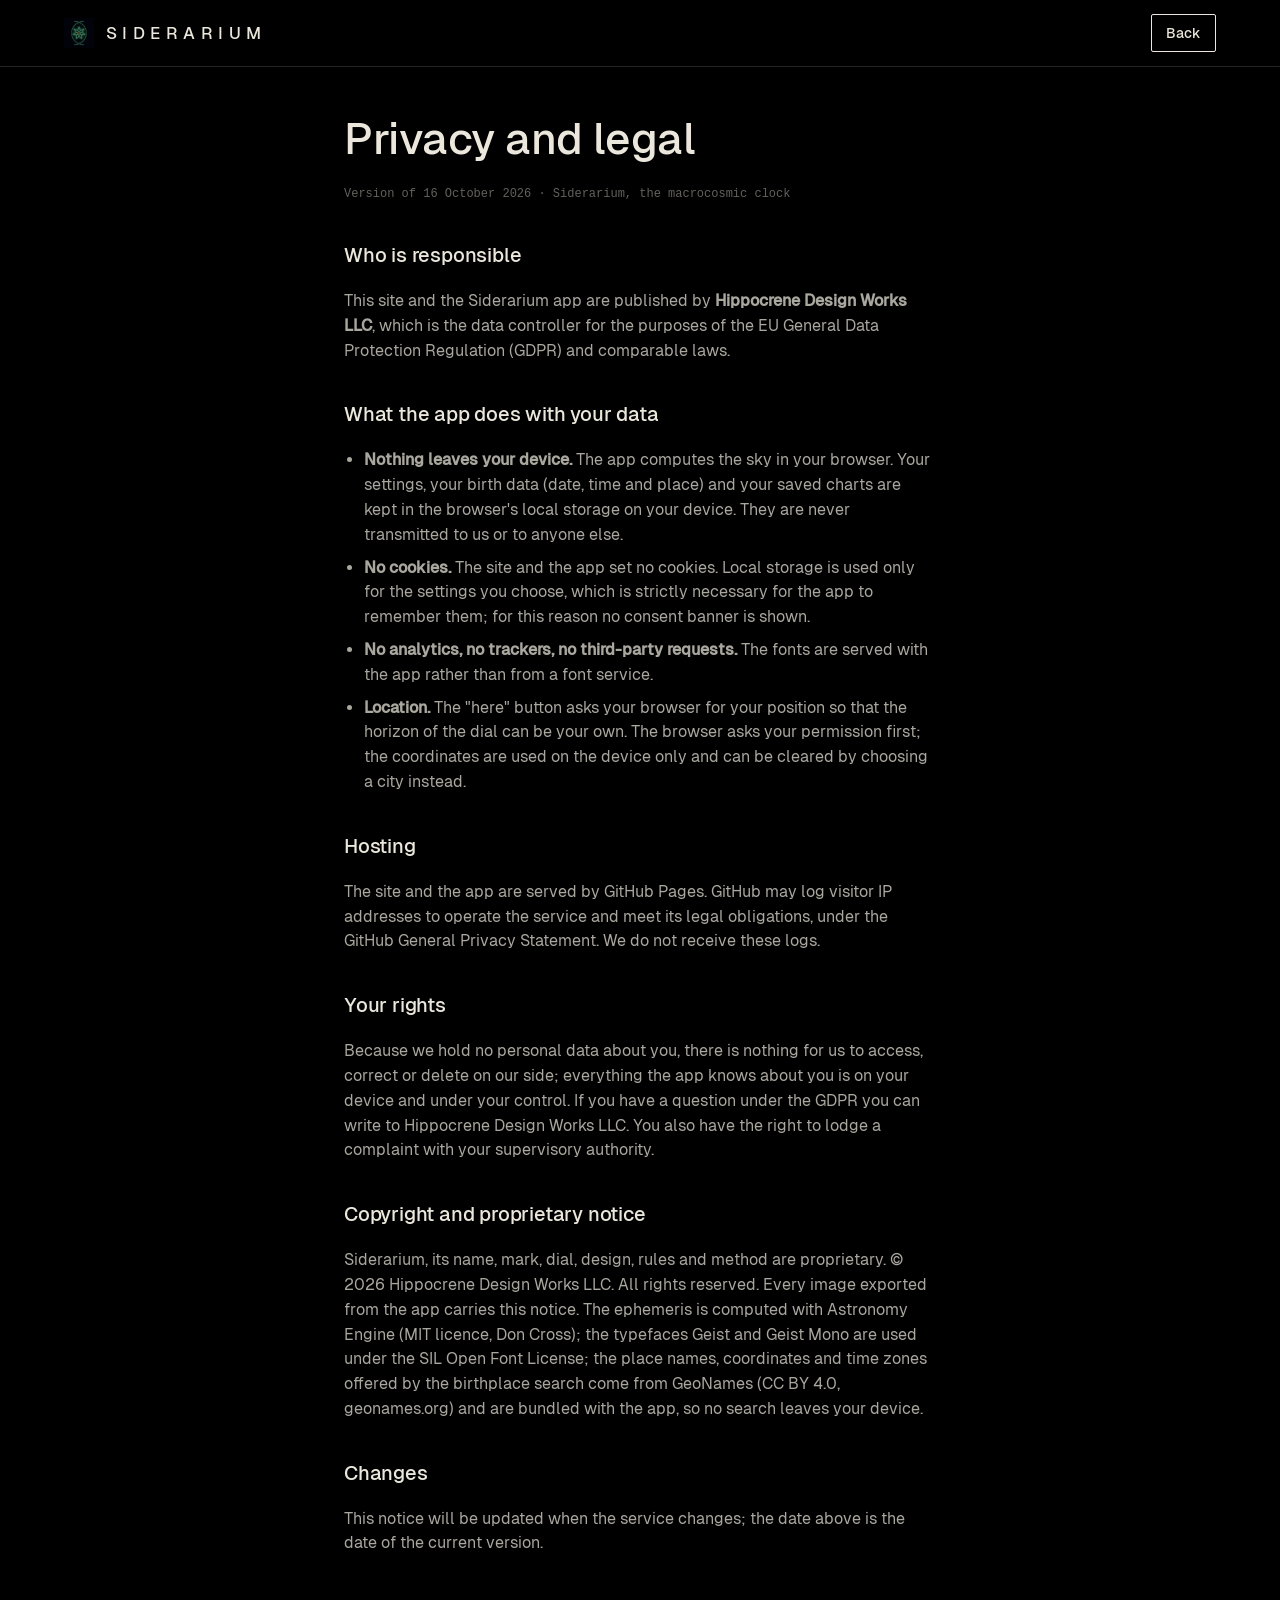
<file: privacy.html>
<!doctype html>
<html lang="en">
<head>
<meta charset="utf-8">
<meta name="viewport" content="width=device-width, initial-scale=1, viewport-fit=cover">
<meta name="theme-color" content="#000000">
<title>Siderarium · privacy and legal</title>
<meta name="robots" content="noindex">
<link rel="icon" type="image/png" sizes="32x32" href="img/siderarium-32.png">
<link rel="icon" type="image/png" sizes="192x192" href="img/siderarium-192.png">
<style>
@font-face { font-family: Geist; font-weight: 400; font-display: swap; src: url("fonts/Geist-Regular.woff2") format("woff2"); }
@font-face { font-family: Geist; font-weight: 500; font-display: swap; src: url("fonts/Geist-Medium.woff2") format("woff2"); }
</style>
<link rel="stylesheet" href="style.css">
<style>
  .doc { max-width: 720px; padding-top: 48px; padding-bottom: 80px; display: grid; gap: 22px; }
  .doc h1 { font-size: clamp(30px, 4vw, 44px); line-height: 1.1; }
  .doc h2 { font-size: 20px; margin-top: 18px; }
  .doc p, .doc li { color: var(--ink-2); font-size: 16px; }
  .doc ul { margin: 0; padding-left: 20px; display: grid; gap: 8px; }
  .doc .meta { font-family: var(--mono); font-size: 12px; color: var(--ink-3); }
</style>
</head>
<body>
<header class="bar">
  <a class="brand" href="index.html" aria-label="Siderarium"><img src="img/siderarium-192.png" alt=""><span class="mark">SIDERARIUM</span></a>
  <nav><a class="btn small" href="index.html">Back</a></nav>
</header>
<main class="wrap doc">
  <h1>Privacy and legal</h1>
  <p class="meta">Version of 16 October 2026 · Siderarium, the macrocosmic clock</p>

  <h2>Who is responsible</h2>
  <p>This site and the Siderarium app are published by <strong>Hippocrene Design Works LLC</strong>, which is the data controller for the purposes of the EU General Data Protection Regulation (GDPR) and comparable laws.</p>

  <h2>What the app does with your data</h2>
  <ul>
    <li><strong>Nothing leaves your device.</strong> The app computes the sky in your browser. Your settings, your birth data (date, time and place) and your saved charts are kept in the browser's local storage on your device. They are never transmitted to us or to anyone else.</li>
    <li><strong>No cookies.</strong> The site and the app set no cookies. Local storage is used only for the settings you choose, which is strictly necessary for the app to remember them; for this reason no consent banner is shown.</li>
    <li><strong>No analytics, no trackers, no third-party requests.</strong> The fonts are served with the app rather than from a font service.</li>
    <li><strong>Location.</strong> The "here" button asks your browser for your position so that the horizon of the dial can be your own. The browser asks your permission first; the coordinates are used on the device only and can be cleared by choosing a city instead.</li>
  </ul>

  <h2>Hosting</h2>
  <p>The site and the app are served by GitHub Pages. GitHub may log visitor IP addresses to operate the service and meet its legal obligations, under the <a href="https://docs.github.com/en/site-policy/privacy-policies/github-general-privacy-statement">GitHub General Privacy Statement</a>. We do not receive these logs.</p>

  <h2>Your rights</h2>
  <p>Because we hold no personal data about you, there is nothing for us to access, correct or delete on our side; everything the app knows about you is on your device and under your control. If you have a question under the GDPR you can write to Hippocrene Design Works LLC. You also have the right to lodge a complaint with your supervisory authority.</p>

  <h2>Copyright and proprietary notice</h2>
  <p>Siderarium, its name, mark, dial, design, rules and method are proprietary. © 2026 Hippocrene Design Works LLC. All rights reserved. Every image exported from the app carries this notice. The ephemeris is computed with Astronomy Engine (MIT licence, Don Cross); the typefaces Geist and Geist Mono are used under the SIL Open Font License; the place names, coordinates and time zones offered by the birthplace search come from GeoNames (CC BY 4.0, geonames.org) and are bundled with the app, so no search leaves your device.</p>

  <h2>Changes</h2>
  <p>This notice will be updated when the service changes; the date above is the date of the current version.</p>
</main>
</body>
</html>
</file>
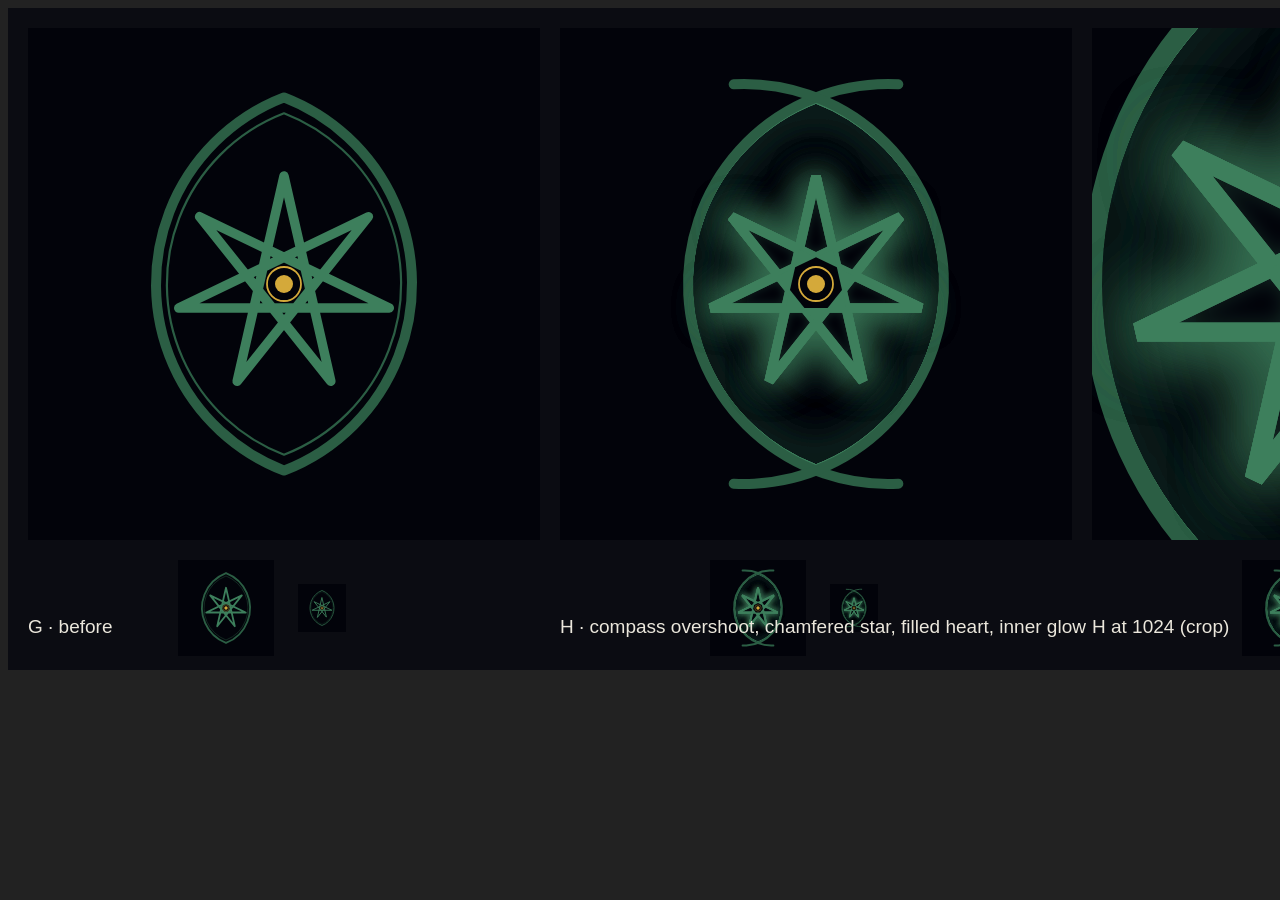
<file: app/tools/icons.html>
<!doctype html><meta charset="utf-8"><body style="background:#222">
<script>
const VOID='#02030a', GREEN='#2b5e44', GREEN_HI='#3d7f5c', GOLD='#d4a93a', GOLD_HI='#f0d27a';
// the heptagram {7/3} as one closed path: vertex i joins vertex i+3
function starPath(cx, cy, r) { const v = []; for (let i = 0; i < 7; i++) { const a = -Math.PI / 2 + i * 2 * Math.PI / 7; v.push([cx + r * Math.cos(a), cy + r * Math.sin(a)]); }
  const seq = []; let i = 0; for (let k = 0; k < 7; k++) { seq.push(v[i]); i = (i + 3) % 7; } return seq; }
function segX(p, q, r, s) { const d = (q[0]-p[0])*(s[1]-r[1]) - (q[1]-p[1])*(s[0]-r[0]); if (Math.abs(d) < 1e-9) return null;
  const t = ((r[0]-p[0])*(s[1]-r[1]) - (r[1]-p[1])*(s[0]-r[0])) / d, u = ((r[0]-p[0])*(q[1]-p[1]) - (r[1]-p[1])*(q[0]-p[0])) / d;
  if (t <= 0.02 || t >= 0.98 || u <= 0.02 || u >= 0.98) return null; return { t, u, x: p[0] + t * (q[0]-p[0]), y: p[1] + t * (q[1]-p[1]) }; }
/* interlaced star: every crossing alternates over and under along the path (gauss parity makes it consistent).
   drawn as the full star, then at each "under" visit a short gap in the void, then the "over" strand redrawn across it. */
function interlacedStar(ctx, cx, cy, r, lw, col, gap) {
  const P = starPath(cx, cy, r), n = 7, E = i => [P[i], P[(i + 1) % n]];
  const visits = [];   // one per (edge, crossing)
  for (let i = 0; i < n; i++) for (let j = i + 1; j < n; j++) { const [p, q] = E(i), [rr, s] = E(j); const x = segX(p, q, rr, s); if (x) { visits.push({ edge: i, t: x.t, x: x.x, y: x.y, id: visits.length }); visits.push({ edge: j, t: x.u, x: x.x, y: x.y, id: visits.length - 1 }); } }
  const order = visits.slice().sort((a, b) => a.edge - b.edge || a.t - b.t);
  order.forEach((v, k) => { v.over = k % 2 === 0; });
  ctx.lineCap = 'round'; ctx.lineJoin = 'round';
  ctx.strokeStyle = col; ctx.lineWidth = lw; ctx.beginPath(); P.forEach((p, i) => i ? ctx.lineTo(p[0], p[1]) : ctx.moveTo(p[0], p[1])); ctx.closePath(); ctx.stroke();
  const byId = {}; visits.forEach(v => { (byId[v.id] = byId[v.id] || []).push(v); });
  for (const id in byId) { const [a, b] = byId[id]; const over = a.over ? a : b;  // the strand that passes over
    const [p, q] = E(over.edge); const dx = q[0] - p[0], dy = q[1] - p[1], L = Math.hypot(dx, dy), ux = dx / L, uy = dy / L; const h = lw * 1.9;
    ctx.strokeStyle = VOID; ctx.lineWidth = lw + gap * 2; ctx.beginPath(); ctx.moveTo(over.x - ux * h, over.y - uy * h); ctx.lineTo(over.x + ux * h, over.y + uy * h); ctx.stroke();
    ctx.strokeStyle = col; ctx.lineWidth = lw; ctx.beginPath(); ctx.moveTo(over.x - ux * h * 1.15, over.y - uy * h * 1.15); ctx.lineTo(over.x + ux * h * 1.15, over.y + uy * h * 1.15); ctx.stroke(); }
}
function lensPath(ctx, cx, cy, R, k = 0.5) { const d = R * k, h = Math.sqrt(R * R - d * d), a = Math.atan2(h, d);
  ctx.beginPath(); ctx.arc(cx + d, cy, R, Math.PI - a, Math.PI + a); ctx.arc(cx - d, cy, R, -a, a); ctx.closePath(); }
/* a calligraphic vesica: the band is wide at the sides and fine at the points, as a broad nib draws it */
function nibLens(ctx, cx, cy, R, wMax, wMin, col) {
  const d = R / 2, h = Math.sqrt(R * R - d * d), a = Math.atan2(h, d);
  ctx.fillStyle = col; ctx.beginPath();
  const side = (sgn, out) => { const c = cx + sgn * d; const N = 64; const pts = [];
    for (let k = 0; k <= N; k++) { const th = Math.PI * (sgn > 0 ? 1 : 0) + (sgn > 0 ? -a + 2 * a * k / N : -a + 2 * a * k / N); const w = wMin + (wMax - wMin) * Math.cos(th - (sgn > 0 ? Math.PI : 0)) ** 1.6; const rr = R + (out ? w / 2 : -w / 2); pts.push([c + rr * Math.cos(th), cy + rr * Math.sin(th)]); } return pts; };
  // right circle's left arc (the left side of the lens), then the left circle's right arc
  const A = side(1, true), B = side(1, false).reverse(), C = side(-1, true), D = side(-1, false).reverse();
  A.forEach((p, i) => i ? ctx.lineTo(p[0], p[1]) : ctx.moveTo(p[0], p[1])); B.forEach(p => ctx.lineTo(p[0], p[1])); ctx.closePath(); ctx.fill();
  ctx.beginPath(); C.forEach((p, i) => i ? ctx.lineTo(p[0], p[1]) : ctx.moveTo(p[0], p[1])); D.forEach(p => ctx.lineTo(p[0], p[1])); ctx.closePath(); ctx.fill();
}

/* the two arcs of the lens drawn separately, each run a little past the points, as a compass leaves them */
function lensArcs(ctx, cx, cy, R, k, over) { const d = R * k, h = Math.sqrt(R * R - d * d), a = Math.atan2(h, d);
  ctx.beginPath(); ctx.arc(cx + d, cy, R, Math.PI - a - over, Math.PI + a + over); ctx.stroke();
  ctx.beginPath(); ctx.arc(cx - d, cy, R, -a - over, a + over); ctx.stroke(); }
/* the compass tails: the two circles run on past the lens's points, each end a stroke of its own */
function lensTails(ctx, cx, cy, R, k, over) { const d = R * k, h = Math.sqrt(R * R - d * d), a = Math.atan2(h, d);
  for (const [c, s, e] of [[cx + d, Math.PI - a - over, Math.PI - a], [cx + d, Math.PI + a, Math.PI + a + over], [cx - d, -a - over, -a], [cx - d, a, a + over]]) { ctx.beginPath(); ctx.arc(c, cy, R, s, e); ctx.stroke(); } }
/* the heart of the star: the central heptagon with the seven small triangles about it, filled */
function starHeart(ctx, cx, cy, r) { const P = starPath(cx, cy, r), n = 7, E = i => [P[i], P[(i + 1) % n]]; const X = [];
  for (let i = 0; i < n; i++) for (let j = i + 1; j < n; j++) { const [p, q] = E(i), [rr, ss] = E(j); const x = segX(p, q, rr, ss); if (x) X.push([x.x, x.y]); }
  X.sort((a, b) => Math.atan2(a[1] - cy, a[0] - cx) - Math.atan2(b[1] - cy, b[0] - cx));
  ctx.beginPath(); X.forEach((p, i) => i ? ctx.lineTo(p[0], p[1]) : ctx.moveTo(p[0], p[1])); ctx.closePath(); ctx.fill(); }
/* the innermost heptagon of the star, the seven crossings nearest the centre, filled: the sun sits on black */
function innerHeptagon(ctx, cx, cy, r) { const P = starPath(cx, cy, r), n = 7, E = i => [P[i], P[(i + 1) % n]]; const X = [];
  for (let i = 0; i < n; i++) for (let j = i + 1; j < n; j++) { const [p, q] = E(i), [rr, ss] = E(j); const x = segX(p, q, rr, ss); if (x) X.push([x.x, x.y]); }
  X.sort((a, b) => Math.hypot(a[0] - cx, a[1] - cy) - Math.hypot(b[0] - cx, b[1] - cy)); const H = X.slice(0, 7);
  H.sort((a, b) => Math.atan2(a[1] - cy, a[0] - cx) - Math.atan2(b[1] - cy, b[0] - cx));
  ctx.beginPath(); H.forEach((p, i) => i ? ctx.lineTo(p[0], p[1]) : ctx.moveTo(p[0], p[1])); ctx.closePath(); ctx.fill(); }
function bezant(ctx, cx, cy, u) { ctx.fillStyle = GOLD; ctx.beginPath(); ctx.arc(cx, cy, 9 * u, 0, 7); ctx.fill();
  ctx.strokeStyle = GOLD; ctx.lineWidth = 1.8 * u; ctx.beginPath(); ctx.arc(cx, cy, 17 * u, 0, 7); ctx.stroke(); }
function draw(variant, S, inset = 1) {
  const cv = document.createElement('canvas'); cv.width = cv.height = S; const ctx = cv.getContext('2d');
  ctx.fillStyle = VOID; ctx.fillRect(0, 0, S, S);
  const cx = S / 2, cy = S / 2, u = S / 512 * inset;
  if (variant === 'D') {                                 // double tressure: a heavy vesica with a hairline within, the star interlaced, a bezant in an annulet
    lensPath(ctx, cx, cy, 214 * u); ctx.strokeStyle = GREEN; ctx.lineWidth = 10 * u; ctx.lineJoin = 'round'; ctx.stroke();
    lensPath(ctx, cx, cy, 196 * u); ctx.strokeStyle = GREEN; ctx.lineWidth = 2.2 * u; ctx.stroke();
    interlacedStar(ctx, cx, cy, 98 * u, 8 * u, GREEN_HI, 5 * u);
    bezant(ctx, cx, cy, u);
  } else if (variant === 'D2') {                         // double tressure, plain star, bezant in an annulet
    lensPath(ctx, cx, cy, 214 * u); ctx.strokeStyle = GREEN; ctx.lineWidth = 10 * u; ctx.lineJoin = 'round'; ctx.stroke();
    lensPath(ctx, cx, cy, 196 * u); ctx.strokeStyle = GREEN; ctx.lineWidth = 2.2 * u; ctx.stroke();
    const P = starPath(cx, cy, 98 * u); ctx.strokeStyle = GREEN_HI; ctx.lineWidth = 9 * u; ctx.lineJoin = 'round'; ctx.lineCap = 'round'; ctx.beginPath(); P.forEach((p, i) => i ? ctx.lineTo(p[0], p[1]) : ctx.moveTo(p[0], p[1])); ctx.closePath(); ctx.stroke();
    bezant(ctx, cx, cy, u);
  } else if (variant === 'D3') {                         // double tressure, heavier interlaced star
    lensPath(ctx, cx, cy, 214 * u); ctx.strokeStyle = GREEN; ctx.lineWidth = 10 * u; ctx.lineJoin = 'round'; ctx.stroke();
    lensPath(ctx, cx, cy, 196 * u); ctx.strokeStyle = GREEN; ctx.lineWidth = 2.2 * u; ctx.stroke();
    interlacedStar(ctx, cx, cy, 104 * u, 12 * u, GREEN_HI, 3.2 * u);
    bezant(ctx, cx, cy, u);
  } else if (variant === 'G') {                          // a broader mandorla (circles closer), double tressure, plain star, bezant
    lensPath(ctx, cx, cy, 200 * u, 0.36); ctx.strokeStyle = GREEN; ctx.lineWidth = 10 * u; ctx.lineJoin = 'round'; ctx.stroke();
    lensPath(ctx, cx, cy, 183 * u, 0.36); ctx.strokeStyle = GREEN; ctx.lineWidth = 2.2 * u; ctx.stroke();
    const P = starPath(cx, cy, 108 * u); ctx.strokeStyle = GREEN_HI; ctx.lineWidth = 9.5 * u; ctx.lineJoin = 'round'; ctx.lineCap = 'round'; ctx.beginPath(); P.forEach((p, i) => i ? ctx.lineTo(p[0], p[1]) : ctx.moveTo(p[0], p[1])); ctx.closePath(); ctx.stroke();
    bezant(ctx, cx, cy, u);
  } else if (variant === 'H') {                          // G refined: compass overshoot at the points, chamfered star, filled heart, inner glow
    const R = 200 * u, kk = 0.36, over = 0.075;
    // glow inside the mandorla: the hairline's light, clipped to the inside
    ctx.save(); lensPath(ctx, cx, cy, 195 * u, kk); ctx.clip();
    ctx.shadowColor = 'rgba(61,127,92,0.95)'; ctx.shadowBlur = 46 * u; ctx.strokeStyle = GREEN_HI; ctx.lineWidth = 3 * u;
    lensPath(ctx, cx, cy, 195 * u, kk); ctx.stroke(); ctx.stroke(); ctx.stroke(); ctx.stroke();      // the glow hugs the heavy line's inner edge, stronger
    ctx.restore();
    ctx.lineCap = 'round';
    ctx.strokeStyle = GREEN; ctx.lineWidth = 10 * u; lensArcs(ctx, cx, cy, R, kk, 0.42);               // the heavy line runs on past the points: two circles crossing, one weight, one colour
    ctx.lineCap = 'butt';
    // the star: chamfered points, a glow, the heart filled
    const P = starPath(cx, cy, 108 * u);
    const starP = new Path2D(); P.forEach((p, i) => i ? starP.lineTo(p[0], p[1]) : starP.moveTo(p[0], p[1])); starP.closePath();
    const W = ctx.canvas.width, H = ctx.canvas.height;
    // the glow around the star: outside the outline only, strong
    ctx.save(); const outside = new Path2D(); outside.rect(0, 0, W, H); outside.addPath(starP); ctx.clip(outside, 'evenodd');
    ctx.shadowColor = 'rgba(61,127,92,0.95)'; ctx.shadowBlur = 36 * u; ctx.strokeStyle = GREEN_HI; ctx.lineWidth = 9.5 * u; ctx.lineJoin = 'bevel'; ctx.lineCap = 'butt';
    ctx.stroke(starP); ctx.stroke(starP); ctx.stroke(starP);
    ctx.restore();
    // inside the star: almost none
    ctx.save(); ctx.clip(starP);
    ctx.shadowColor = 'rgba(61,127,92,0.3)'; ctx.shadowBlur = 10 * u; ctx.strokeStyle = GREEN_HI; ctx.lineWidth = 9.5 * u; ctx.lineJoin = 'bevel'; ctx.lineCap = 'butt';
    ctx.stroke(starP);
    ctx.restore();
    ctx.strokeStyle = GREEN_HI; ctx.lineWidth = 9.5 * u; ctx.lineJoin = 'bevel';
    ctx.beginPath(); P.forEach((p, i) => i ? ctx.lineTo(p[0], p[1]) : ctx.moveTo(p[0], p[1])); ctx.closePath(); ctx.stroke();
    ctx.fillStyle = GREEN_HI; starHeart(ctx, cx, cy, 108 * u);
    ctx.fillStyle = VOID; innerHeptagon(ctx, cx, cy, 108 * u);                                       // the sun enclosed in a black heptagon
    bezant(ctx, cx, cy, u);
  } else if (variant === 'E') {                          // calligraphic: the vesica as a nib stroke, the star interlaced, the bezant
    nibLens(ctx, cx, cy, 212 * u, 16 * u, 2.5 * u, GREEN);
    interlacedStar(ctx, cx, cy, 98 * u, 8 * u, GREEN_HI, 5 * u);
    bezant(ctx, cx, cy, u);
  } else if (variant === 'F') {                          // calligraphic vesica with the hairline within, star interlaced, bezant
    nibLens(ctx, cx, cy, 214 * u, 15 * u, 2.5 * u, GREEN);
    lensPath(ctx, cx, cy, 190 * u); ctx.strokeStyle = GREEN; ctx.lineWidth = 2 * u; ctx.globalAlpha = 0.8; ctx.stroke(); ctx.globalAlpha = 1;
    interlacedStar(ctx, cx, cy, 96 * u, 8 * u, GREEN_HI, 5 * u);
    bezant(ctx, cx, cy, u);
  }
  return cv;
}
const sheet = document.createElement('canvas'); sheet.width = 512 * 3 + 80; sheet.height = 512 + 150; const sc = sheet.getContext('2d');
sc.fillStyle = '#0b0c12'; sc.fillRect(0, 0, sheet.width, sheet.height);
['G', 'H', 'H'].forEach((v, i) => { if (i < 2) sc.drawImage(draw(v, 512), 20 + i * 532, 20); else { const big = draw('H', 1024); sc.drawImage(big, 256, 256, 512, 512, 20 + i * 532, 20, 512, 512); } sc.drawImage(draw(v, 96), 20 + i * 532 + 150, 552); sc.drawImage(draw(v, 48), 20 + i * 532 + 270, 576); sc.fillStyle = '#ebe7dc'; sc.font = '19px sans-serif'; sc.fillText(i === 0 ? 'G · before' : i === 1 ? 'H · compass overshoot, chamfered star, filled heart, inner glow' : 'H at 1024 (crop)', 20 + i * 532, 565 + 60); });
window.ICONS = { sheet: sheet.toDataURL('image/png') };
for (const v of ['G', 'H']) window.ICONS[v] = { i192: draw(v, 192).toDataURL('image/png'), i512: draw(v, 512).toDataURL('image/png'), m512: draw(v, 512, 0.8).toDataURL('image/png'), a180: draw(v, 180).toDataURL('image/png'), i64: draw(v, 64).toDataURL('image/png'), i32: draw(v, 32).toDataURL('image/png') };
document.body.appendChild(sheet);
</script></body>
</file>
<file: style.css>
/* siderarium — website
   One page, both widths. Black ground, one ink, Geist for text and Geist Mono for the marks.
   The mandala is the only colour on the page. */
:root {
  --void: #000;
  --ink: #ebe7dc;
  --ink-2: rgba(235, 231, 220, 0.72);
  --ink-3: rgba(235, 231, 220, 0.42);
  --line: rgba(235, 231, 220, 0.16);
  --sans: Geist, "Helvetica Neue", Arial, sans-serif;
  --mono: "Geist Mono", ui-monospace, Menlo, monospace;
  --gutter: clamp(16px, 5vw, 72px);
  --max: 1180px;
}
* { box-sizing: border-box; }
html { scroll-behavior: smooth; -webkit-text-size-adjust: 100%; }
body { margin: 0; background: var(--void); color: var(--ink); font: 400 17px/1.55 var(--sans); }
a { color: inherit; text-decoration: none; }
img { display: block; max-width: 100%; height: auto; }
h1, h2, h3 { font-weight: 500; letter-spacing: -0.01em; margin: 0; }
h2 { font-size: clamp(26px, 3.2vw, 38px); line-height: 1.15; }
h3 { font-size: 19px; }
p { margin: 0; }
.mono { font-family: var(--mono); font-size: 13px; letter-spacing: 0.01em; }
.dim { color: var(--ink-2); }
.faint { color: var(--ink-3); }
.wrap { max-width: var(--max); margin: 0 auto; padding: 0 var(--gutter); }

/* the bar */
.bar { position: sticky; top: 0; z-index: 10; display: flex; align-items: center; justify-content: space-between; gap: 16px; padding: 14px var(--gutter); background: rgba(0, 0, 0, 0.72); backdrop-filter: blur(14px); -webkit-backdrop-filter: blur(14px); border-bottom: 1px solid var(--line); }
.brand { display: flex; align-items: center; gap: 12px; }
.brand img { width: 30px; height: 30px; }
.mark { font: 500 17px/1 var(--sans); letter-spacing: 0.32em; text-transform: uppercase; }
.bar nav { display: flex; gap: 22px; align-items: center; font-size: 14px; color: var(--ink-2); }
.bar nav a:hover { color: var(--ink); }
.btn { display: inline-flex; align-items: center; justify-content: center; gap: 8px; min-height: 44px; padding: 0 20px; border: 1px solid var(--ink); border-radius: 2px; color: var(--ink); font: 500 15px/1 var(--sans); white-space: nowrap; transition: background 0.2s, color 0.2s; }
.btn.primary { background: var(--ink); color: var(--void); }
.btn.primary:hover { background: #fff; }
.btn:hover { background: rgba(235, 231, 220, 0.08); }
.btn.small { min-height: 38px; padding: 0 14px; font-size: 14px; }

/* the hero: the live sky behind the words */
.hero { position: relative; min-height: 92vh; display: grid; align-items: end; overflow: hidden; border-bottom: 1px solid var(--line); }
.hero .sky { position: absolute; inset: 0; z-index: 0; }
.hero .sky img { width: 100%; height: 100%; object-fit: cover; object-position: center; }
.hero .sky iframe { position: absolute; inset: 0; width: 100%; height: 100%; border: 0; pointer-events: none; opacity: 0; transition: opacity 1.6s ease; }
.hero .sky iframe.live { opacity: 1; }
.hero .sky::after { content: ""; position: absolute; inset: 0; background: linear-gradient(180deg, rgba(0, 0, 0, 0.1) 0%, rgba(0, 0, 0, 0) 40%, rgba(0, 0, 0, 0.82) 100%); }
.hero .wrap { position: relative; z-index: 1; padding-top: 18vh; padding-bottom: 56px; display: grid; gap: 22px; max-width: var(--max); }
.hero h1 { font-size: clamp(38px, 6.4vw, 84px); line-height: 1.02; letter-spacing: -0.025em; max-width: 12ch; }
.hero .lede { font-size: clamp(17px, 1.6vw, 21px); max-width: 56ch; color: var(--ink-2); }
.hero .cta { display: flex; flex-wrap: wrap; gap: 12px; margin-top: 8px; }
.hero .live-note { font-family: var(--mono); font-size: 12px; color: var(--ink-3); }

/* sections */
section { padding: clamp(64px, 9vw, 128px) 0; border-bottom: 1px solid var(--line); }
.kicker { font-family: var(--mono); font-size: 12px; letter-spacing: 0.14em; text-transform: uppercase; color: var(--ink-3); margin-bottom: 18px; }
.two { display: grid; grid-template-columns: 1fr 1fr; gap: clamp(32px, 6vw, 96px); align-items: center; }
.two.flip > :first-child { order: 2; }
.prose { display: grid; gap: 18px; }
.prose p { color: var(--ink-2); font-size: clamp(16px, 1.3vw, 18px); max-width: 52ch; }
.prose p strong { color: var(--ink); font-weight: 500; }
.steps { display: grid; grid-template-columns: repeat(3, 1fr); gap: 24px; margin-top: 40px; }
.step { border-top: 1px solid var(--line); padding-top: 18px; display: grid; gap: 10px; }
.step .n { font-family: var(--mono); font-size: 12px; color: var(--ink-3); }
.step p { color: var(--ink-2); font-size: 15px; }
figure { margin: 0; }
figure img { border: 1px solid var(--line); border-radius: 4px; }
figure figcaption { margin-top: 10px; font-family: var(--mono); font-size: 12px; color: var(--ink-3); }
.phone { width: min(300px, 70vw); margin: 0 auto; }
.phone img { border-radius: 26px; border: 1px solid var(--line); }

/* the views */
.views { display: grid; grid-template-columns: repeat(3, 1fr); gap: 20px; margin-top: 40px; }
.view { display: grid; gap: 12px; }
.view img { aspect-ratio: 1 / 1; object-fit: cover; object-position: top; border: 1px solid var(--line); border-radius: 4px; }
.view h3 { font-size: 16px; }
.view p { font-size: 14px; color: var(--ink-2); }

/* timing: the verdict rows */
.rows { display: grid; gap: 0; margin-top: 8px; border-top: 1px solid var(--line); }
.row { display: grid; grid-template-columns: 160px 1fr; gap: 18px; padding: 16px 0; border-bottom: 1px solid var(--line); }
.row .k { font-family: var(--mono); font-size: 13px; color: var(--ink); padding-top: 3px; }
.row p { color: var(--ink-2); font-size: 15px; }

/* get the app */
.cards { display: grid; grid-template-columns: repeat(3, 1fr); gap: 20px; margin-top: 40px; }
.card { border: 1px solid var(--line); border-radius: 4px; padding: 22px; display: grid; gap: 12px; align-content: start; }
.card h3 { font-size: 17px; }
.card ol { margin: 0; padding-left: 18px; color: var(--ink-2); font-size: 15px; display: grid; gap: 6px; }
.card p { color: var(--ink-2); font-size: 15px; }
.card code { font-family: var(--mono); font-size: 12px; color: var(--ink); background: rgba(235, 231, 220, 0.07); padding: 2px 6px; border-radius: 2px; word-break: break-all; }
.card .soon { font-family: var(--mono); font-size: 12px; color: var(--ink-3); }
.card.wide { grid-column: 1 / -1; }
.card .links { display: flex; flex-wrap: wrap; gap: 10px; margin-top: 4px; }

/* footer */
footer { padding: 40px 0 60px; display: grid; gap: 14px; font-size: 14px; color: var(--ink-3); }
footer .mark { font-size: 15px; color: var(--ink); }
footer a:hover { color: var(--ink); }
footer .line { display: flex; flex-wrap: wrap; gap: 18px; }

@media (max-width: 900px) {
  .two, .two.flip { grid-template-columns: 1fr; }
  .two.flip > :first-child { order: 0; }
  .steps, .views, .cards { grid-template-columns: 1fr; }
  .row { grid-template-columns: 1fr; gap: 6px; }
}
@media (max-width: 640px) {
  body { font-size: 16px; }
  .bar nav a:not(.btn) { display: none; }
  .hero { min-height: 86vh; }
  .hero .wrap { padding-top: 26vh; }
  .hero .cta .btn { flex: 1 1 100%; }
  .views { gap: 28px; }
}
@media (prefers-reduced-motion: reduce) { html { scroll-behavior: auto; } .hero .sky iframe { display: none; } }
</file>
<file: app/css/style.css>
@font-face { font-family: Geist; font-style: normal; font-weight: 400; font-display: swap; src: url("../fonts/Geist-Regular.woff2") format("woff2"); }
@font-face { font-family: Geist; font-style: normal; font-weight: 500; font-display: swap; src: url("../fonts/Geist-Medium.woff2") format("woff2"); }
@font-face { font-family: "Geist Mono"; font-style: normal; font-weight: 400; font-display: swap; src: url("../fonts/GeistMono-Regular.woff2") format("woff2"); }
/* siderarium — the frame is austere. all colour belongs to the sky. */
:root {
  --void: #000000;
  --ink: #ebe7dc;
  --ink-2: rgba(235, 231, 220, 0.76);
  --ink-3: rgba(235, 231, 220, 0.52);
  --unit: 8px;
  --sans: Geist, "Helvetica Neue", Arial, sans-serif;
  --mark: Geist, "Helvetica Neue", Arial, sans-serif;
  --mono: "Geist Mono", ui-monospace, Menlo, monospace;
}
* { box-sizing: border-box; margin: 0; padding: 0; }
html, body { height: 100%; background: var(--ground, var(--void)); color: var(--ink); transition: background 1s; }
body {
  font: 400 14px/1.45 var(--sans);
  letter-spacing: 0.005em;
  display: grid;
  grid-template-rows: auto 1fr auto;
  grid-template-columns: 1fr auto;
  grid-template-areas: "top top" "stage side" "bottom bottom";
  overflow: hidden;
  -webkit-font-smoothing: antialiased;
}
.bar {
  display: flex; flex-wrap: wrap; align-items: center; justify-content: space-between;
  gap: calc(var(--unit) * 1.5);
  padding: calc(var(--unit) * 1.5) max(16px, calc(var(--unit) * 3));
}
.top { grid-area: top; border-bottom: 1px solid var(--ink-3); }
.bottom { grid-area: bottom; border-top: 1px solid var(--ink-3); }
.mark { font: 500 14px/1 var(--mark); letter-spacing: 0.26em; text-transform: uppercase; white-space: nowrap; }
.brand { display: inline-grid; justify-items: center; gap: 5px; }   /* the wordmark sets the width; the tagline sits centred beneath it */
.brand .tag { font: 400 11px/1 var(--sans); letter-spacing: 0.04em; color: var(--ink-3); white-space: nowrap; text-align: center; width: 100%; }
.group { display: flex; flex-wrap: wrap; gap: 2px; align-items: center; }
.bar button { min-height: 36px; padding: 0 11px; border-radius: 2px; }
.bar button.on { background: rgba(235, 231, 220, 0.08); }
.seg { position: relative; display: inline-flex; border: 1px solid var(--ink-3); border-radius: 3px; overflow: hidden; }
.seg .seg-ind { position: absolute; top: 0; bottom: 0; left: 0; width: 0; background: var(--ink); transition: left 0.3s cubic-bezier(0.4, 0, 0.2, 1), width 0.3s cubic-bezier(0.4, 0, 0.2, 1); }
.seg button { position: relative; z-index: 1; border: 0; border-radius: 0; min-height: 34px; padding: 0 14px; background: none; transition: color 0.25s; }
.seg button + button { border-left: 1px solid var(--ink-3); }
.seg button.on { background: none; color: var(--void); }
.seg button.on:hover { color: var(--void); }
.seg .tog { margin-left: 4px; border-left: 1px solid var(--ink-3); color: var(--ink-2); }
.seg .tog.on { color: var(--ink); background: rgba(235, 231, 220, 0.1); }
.dialwrap { position: relative; }
.corner-speaker { position: absolute; right: calc(var(--ox, 0px) + 6px); bottom: calc(16% + 8px); z-index: 3; width: 40px; height: 40px; padding: 0; border-radius: 50%; border: 1px solid var(--ink-3); background: rgba(0, 0, 0, 0.55); color: var(--ink-2); display: grid; place-items: center; }
.corner-speaker svg .w2 { opacity: 0.3; transition: opacity 0.3s; }
.corner-speaker.on { color: var(--ink); border-color: var(--ink-2); }
.corner-speaker.on svg .w2 { opacity: 1; }
.corner-speaker svg .x { display: none; }
.corner-speaker:not(.on) svg .x { display: initial; }
.corner-speaker:not(.on) svg .w1, .corner-speaker:not(.on) svg .w2 { display: none; }   /* sound off: one bar struck through the whole speaker */
.corner-speaker:not(.on) { color: var(--ink-3); }
.state-work, body.small #caption .h1.state-work { color: #6fcf8e; } .state-watch, body.small #caption .h1.state-watch { color: #e3b341; } .state-shelter, body.small #caption .h1.state-shelter { color: #ff5a2a; }   /* the one coloured text */
.sheet { position: fixed; top: 0; right: 0; bottom: 0; width: min(360px, 100vw); z-index: 12; background: var(--void); border-left: 1px solid var(--ink-3);
  overflow-y: auto; padding: 0 20px max(32px, env(safe-area-inset-bottom, 0px)); box-shadow: -24px 0 48px rgba(0, 0, 0, 0.45); }
.sheet-head { position: sticky; top: 0; z-index: 1; display: flex; justify-content: space-between; align-items: center; background: var(--void); padding: 14px 0 10px; border-bottom: 1px solid var(--ink-3); margin-bottom: 6px; }
.sheet-head button { border-color: var(--ink-3); min-height: 36px; border-radius: 2px; }
.sheet section { padding: 14px 0 6px; border-bottom: 1px solid rgba(235, 231, 220, 0.08); }
.sheet section:last-child { border-bottom: 0; }
.sheet h2 { font: 500 11px/1 var(--sans); letter-spacing: 0.16em; color: var(--ink-2); margin: 4px 0 12px; }
.sheet .meta { font: 400 13px/1.5 var(--sans); color: var(--ink-3); margin: 0 0 10px; }
.sheet .row { display: grid; grid-template-columns: 1fr auto; align-items: center; gap: 12px; min-height: 40px; font: 400 13px/1.3 var(--sans); color: var(--ink-2); }
.sheet .row select, .sheet .row input { min-height: 36px; max-width: 200px; }
.sheet .row input { border: 1px solid var(--ink-3); padding: 0 10px; color: var(--ink); font: 400 13px/1 var(--mono); width: 100%; }
.sheet .about-row { padding: 16px 0 14px; }
.sheet .about-row .big { width: 100%; min-height: 48px; border: 0; border-radius: 2px; background: var(--ink); color: var(--void); font: 500 15px/1 var(--sans); letter-spacing: 0.02em; }
.sheet .about-row .big:hover, .sheet .about-row .big.on { background: #fff; color: var(--void); }
.sheet .rowbtns { display: flex; flex-wrap: wrap; gap: 6px; margin: 0 0 10px; }
.sheet .rowbtns button { border-color: var(--ink-3); min-height: 36px; padding: 0 12px; border-radius: 2px; }
.sheet .rowbtns button.on { color: var(--ink); background: rgba(235, 231, 220, 0.08); }
.sheet .list { list-style: none; margin: 0 0 8px; }
.sheet .list li { display: grid; grid-template-columns: auto 1fr auto; align-items: center; gap: 8px; padding: 6px 0; border-bottom: 1px solid rgba(235, 231, 220, 0.08); font: 400 13px/1.3 var(--sans); }
.sheet .list li.on .name { color: var(--ink); }
.sheet .list .name { display: block; color: var(--ink-2); background: none; border: 0; text-align: left; padding: 6px 0; min-height: 32px; font: 400 13px/1.3 var(--sans); cursor: pointer; }
.sheet .list .name:focus-visible { outline: 1px solid var(--ink); outline-offset: 1px; }
.sheet .list .name:hover { color: var(--ink); }
.sheet .list .name input { width: 100%; border: 1px solid var(--ink-3); padding: 4px 8px; color: var(--ink); font: 400 13px/1.3 var(--mono); }
.sheet .list .ops { display: flex; gap: 2px; }
.sheet .list .ops button { font: 400 13px/1 var(--sans); padding: 0 8px; min-height: 32px; color: var(--ink-3); }
.sheet .list .ops button:hover { color: var(--ink); }
.sheet .list .empty { color: var(--ink-3); font: 400 13px/1.5 var(--sans); padding: 6px 0; }
body.mrx #caption, body.mrx #readout, body.mrx #nexts { text-shadow: 0.7px 0 rgba(235, 231, 220, 0.3); }
button, input {
  font: 400 13px/1 var(--sans); letter-spacing: 0.02em; color: var(--ink-2);
  background: none; border: 1px solid transparent; padding: 8px 10px; cursor: pointer;
  min-height: 32px;
}
button:hover { color: var(--ink); }
button.on { color: var(--ink); border-color: var(--ink-3); }
button:focus-visible, input:focus-visible { outline: 1px solid var(--ink); outline-offset: 1px; }
select {
  font: 400 13px/1 var(--sans); color: var(--ink); background: var(--void); border: 1px solid var(--ink-3);
  padding: 7px 8px; min-height: 36px; color-scheme: dark; cursor: pointer; max-width: 46vw; border-radius: 2px;
}
select:focus-visible { outline: 1px solid var(--ink); outline-offset: 1px; }
.when { display: inline-flex; align-items: center; gap: 8px; border: 1px solid var(--ink-3); padding: 0 10px 0 0; min-height: 36px; border-radius: 2px; }
.when input { font: 400 13px/1 var(--mono); letter-spacing: 0; color: var(--ink); width: 19.5ch; cursor: text; border: 0; }
.when input.bad { color: #ff8a6a; }
.when span { font: 400 12px/1 var(--mono); color: var(--ink-2); }
#dial { touch-action: none; cursor: grab; }
#dial.turning { cursor: grabbing; }
#sigil::before, #listen::before { content: ''; display: inline-block; width: 6px; height: 6px; border: 1px solid currentColor; border-radius: 50%; margin-right: 7px; vertical-align: 1px; }
#sigil.on::before, #listen.on::before { background: currentColor; }
#readout tr.sub td { color: var(--ink-3); padding-bottom: 6px; white-space: normal; }
#readout .hours { white-space: normal; line-height: 1.9; }
#readout .hours .now { color: var(--ink); border-bottom: 1px solid var(--ink-2); }

.panel { position: fixed; inset: 0; z-index: 10; background: var(--void); overflow-y: auto;
  padding: max(24px, env(safe-area-inset-top, 0px)) max(16px, env(safe-area-inset-right, 0px)) 64px max(16px, env(safe-area-inset-left, 0px)); }
.panel article { max-width: 68ch; margin: 0 auto; font: 400 15px/1.6 var(--sans); color: var(--ink-2); }
.panel h1 { font: 500 26px/1.2 var(--sans); color: var(--ink); letter-spacing: 0.01em; margin: 8px 0 4px; text-wrap: balance; }
.panel h2 { font: 500 13px/1.3 var(--sans); color: var(--ink); letter-spacing: 0.14em; margin: 36px 0 10px; }
.panel h3 { font: 500 15px/1.3 var(--sans); color: var(--ink); margin: 22px 0 6px; }
.panel p, .panel li { margin: 0 0 10px; }
.panel ul, .panel ol { padding-left: 20px; }
.panel .meta { font: 400 13px/1.5 var(--sans); color: var(--ink-3); margin-bottom: 18px; }
.panel .abstract { border-left: 1px solid var(--ink-3); padding-left: 16px; color: var(--ink); }
.panel table { border-collapse: collapse; width: 100%; font: 400 13px/1.45 var(--sans); margin: 8px 0 14px; }
.panel th { text-align: left; font-weight: 500; color: var(--ink); border-bottom: 1px solid var(--ink-3); padding: 6px 10px 6px 0; }
.panel td { border-bottom: 1px solid rgba(235,231,220,0.08); padding: 6px 10px 6px 0; vertical-align: top; }
.panel .wrap { overflow-x: auto; }
.panel .refs li { font-size: 13px; }
.panel code { font: 400 13px var(--mono); color: var(--ink); }
#about-close, #birth-close { position: sticky; top: 0; float: right; border-color: var(--ink-3); background: var(--void); z-index: 1; }
.panel .close-row { max-width: 68ch; margin: 0 auto; display: flex; justify-content: flex-end; position: sticky; top: 0; z-index: 2; background: var(--void); padding: 0 0 6px; }
.panel .close-row button { position: static; float: none; }
.form { display: grid; gap: 14px; margin: 18px 0 22px; }
.form label { display: grid; gap: 6px; font: 400 13px/1.3 var(--sans); color: var(--ink-2); }
.form input[type="text"], .form select { font: 400 15px/1.2 var(--mono); color: var(--ink); background: var(--void); border: 1px solid var(--ink-3); padding: 10px 12px; min-height: 44px; width: 100%; max-width: 100%; }
.form .check { grid-template-columns: auto 1fr; align-items: start; gap: 10px; }
.form .check input { width: 18px; height: 18px; margin-top: 2px; accent-color: var(--ink); }
.form .pair { display: grid; grid-template-columns: 1fr 1fr; gap: 12px; }
.form .actions { display: flex; gap: 8px; }
.form .actions button { border-color: var(--ink-3); min-height: 44px; padding: 0 18px; }
.form .actions .primary { color: var(--void); background: var(--ink); border-color: var(--ink); }
@media (max-width: 480px) { .form .pair { grid-template-columns: 1fr; } }
#stage { grid-area: stage; position: relative; display: flex; flex-direction: column; align-items: center; justify-content: center; gap: 6px; min-height: 0; min-width: 0; padding: 8px; }
.float-now { position: absolute; top: 14px; right: calc(var(--ox, 0px) + 14px); z-index: 3; min-height: 40px; padding: 0 18px; border: 0; border-radius: 2px; background: var(--ink); color: var(--void); font: 500 13px/1 var(--sans); letter-spacing: 0.06em; box-shadow: 0 2px 14px rgba(0, 0, 0, 0.5); }
.float-now:hover { color: var(--void); background: #fff; }
#dial { display: block; }
#caption { display: none; }
body.small #caption { display: block; width: 100%; padding: 12px 8px 4px; font: 400 13px/1.55 var(--sans); color: var(--ink-2); }
body.small #caption .eyebrow { font: 500 12px/1.6 var(--sans); letter-spacing: 0.08em; color: var(--ink); margin: 0 0 6px; }
body.small #caption .h1 { font: 500 24px/1.15 var(--sans); letter-spacing: -0.01em; color: var(--ink); margin: 0 0 6px; }
body.small #caption .deck { font: 500 17px/1.35 var(--sans); color: var(--ink); margin: 0 0 6px; }
body.small #caption .reason { font: 400 15px/1.45 var(--sans); color: var(--ink); margin: 0 0 8px; }
body.small #caption .moment { font: 400 13.5px/1.5 var(--sans); color: var(--ink-2); margin: 0 0 8px; }
body.small #caption .detail { font: 400 13.5px/1.55 var(--sans); color: var(--ink-2); margin: 0 0 6px; }
body.small #readout .lead { display: none; }
body.small #stage { justify-content: flex-start; }
#ahead { display: grid; gap: 4px; }
#strip { width: 100%; height: 34px; display: block; }
#preview { width: 100%; min-height: 20px; padding: 0; accent-color: var(--ink); background: none; cursor: pointer; }
#nexts { display: flex; flex-wrap: wrap; gap: 0 14px; font: 400 13px/1.3 var(--sans); }
#nexts button { font: 400 13px/1.3 var(--sans); padding: 2px 0; min-height: 0; letter-spacing: 0; }
#nexts i { font-style: normal; display: inline-block; width: 18px; height: 2px; vertical-align: middle; margin-right: 6px; }
#nexts i.dash { background: none !important; border-top: 2px dashed #c9b8f5; height: 0; }
body.bare #ahead, body.natal #ahead { display: none; }

#readout {
  grid-area: side; width: 0; overflow: hidden auto; border-left: 1px solid transparent;
  font: 400 14px/1.5 var(--sans); color: var(--ink-2);
  transition: width 0.2s steps(4);
}
body.reading #readout { width: min(480px, 40vw); padding: 18px 22px; border-left-color: var(--ink-3); }
#readout .lead { margin: 0 0 18px; padding: 0 0 14px; border-bottom: 1px solid var(--ink-3); }
#readout p.verdict { font: 500 14px/1.4 var(--sans); margin: 0 0 16px; }
#readout .lead .big { font: 500 19px/1.25 var(--sans); color: var(--ink); margin: 0 0 6px; text-wrap: balance; }
#readout .lead p { font: 400 13.5px/1.5 var(--sans); color: var(--ink-2); margin: 0; }
#readout .lead .moment { font: 400 13px/1.5 var(--sans); color: var(--ink-3); margin-top: 6px; }
#readout .verdict { font: 500 13px/1.5 var(--sans); color: var(--ink); margin: 0 0 8px; }
#readout h3 { font: 500 13px/1 var(--sans); letter-spacing: 0.04em; color: var(--ink); margin: 20px 0 8px; }
#readout .lead + h3 { margin-top: 0; }
#readout table { border-collapse: collapse; width: 100%; table-layout: auto; }
#readout td { padding: 2px 8px 2px 0; vertical-align: top; white-space: normal; overflow-wrap: break-word; }
#readout td:first-child, #readout td.nw { white-space: nowrap; }
#readout .dim { margin-top: 14px; color: var(--ink-3); white-space: normal; }

body.bare { grid-template-areas: "stage stage" "stage stage" "stage stage"; }
body.bare .bar, body.bare #readout { display: none; }
body.bare #stage { grid-row: 1 / 4; grid-column: 1 / 3; }

@media (max-width: 720px) {
  body { grid-template-columns: 1fr; grid-template-areas: "top" "stage" "bottom"; overflow: auto; height: auto; min-height: 100%; }
  #stage { min-height: 0; }
  body.reading { grid-template-areas: "top" "stage" "bottom" "side"; }
  body:not(.reading) #readout { display: none; }
  body.reading #readout { width: 100%; border-left: 0; border-top: 1px solid var(--ink-3); }
  .bar { padding: 10px 16px; }
  .top { gap: 10px; }
  .brand .tag { display: none; }
  .float-now { top: 10px; right: 10px; min-height: 44px; }
  .corner-speaker { width: 44px; height: 44px; right: 4px; bottom: 4px; }
  body.reading #readout { padding: 16px 16px 24px; font-size: 13px; }
  .top .seg { order: 3; width: 100%; display: flex; }
  .top .seg button { flex: 1; padding: 0; }
  .bottom { gap: 6px; }
  button { padding: 8px 7px; min-height: 44px; }
  .bar button { min-height: 44px; }
  select, .when { min-height: 44px; }
  .sheet { width: 100vw; border-left: 0; }
  #nexts button { min-height: 30px; }
}

/* live wallpaper: the sky alone, the window edge to edge */
body.wall { display: block; overflow: hidden; cursor: none; }
body.wall .bar, body.wall #readout, body.wall #ahead, body.wall #caption, body.wall #now-float, body.wall #listen-corner { display: none !important; }
body.wall #stage { position: fixed; inset: 0; padding: 0; display: block; }
body.wall .dialwrap, body.wall #dial { display: block; width: 100vw; height: 100vh; }

/* the birthplace search: a short list of towns under the box */
.panel .results { list-style: none; margin: -6px 0 8px; padding: 0; border: 1px solid var(--ink-3); background: var(--void); }
.panel .results li { margin: 0; }
.panel .results button { display: block; width: 100%; text-align: left; background: none; border: 0; border-bottom: 1px solid rgba(235, 231, 220, 0.08); padding: 8px 10px; min-height: 36px; color: var(--ink-2); font: 400 14px/1.3 var(--sans); cursor: pointer; }
.panel .results li:last-child button { border-bottom: 0; }
.panel .results button:hover, .panel .results button:focus-visible { color: var(--ink); background: rgba(235, 231, 220, 0.06); outline: none; }
.panel .results .where { color: var(--ink-3); }

/* the chart in use on the clock: a radio before each saved chart */
.sheet .list .use { appearance: none; -webkit-appearance: none; width: 14px; height: 14px; border: 1px solid var(--ink-3); border-radius: 50%; margin: 0 2px 0 0; cursor: pointer; background: none; }
.sheet .list .use:checked { border-color: var(--ink); box-shadow: inset 0 0 0 3.5px var(--void), inset 0 0 0 8px var(--ink); }
.sheet .list .use:focus-visible { outline: 1px solid var(--ink); outline-offset: 2px; }

/* the clickable area over the canvas eyebrow, and the link in the phone caption */
.what-link { position: absolute; display: block; z-index: 3; cursor: pointer; background: transparent; }
.what-link:focus-visible { outline: 1px solid var(--ink); outline-offset: 2px; }
body.small #caption .eyebrow a.what { color: var(--ink-2); text-decoration: underline; text-underline-offset: 3px; margin-left: 8px; letter-spacing: 0; font-weight: 400; }

/* the glossary: linked words everywhere, the panel with its index and entries */
a.g { color: inherit; text-decoration: underline dotted; text-decoration-color: rgba(235, 231, 220, 0.45); text-underline-offset: 3px; cursor: pointer; }
a.g:hover { text-decoration-style: solid; color: var(--ink); }
.gindex { display: flex; flex-wrap: wrap; gap: 6px 14px; margin: 14px 0 22px; font: 400 13px/1.6 var(--sans); }
.gindex a { color: var(--ink-2); text-decoration: none; border-bottom: 1px solid rgba(235, 231, 220, 0.2); }
.gindex a:hover { color: var(--ink); }
.gbody h2 { font: 500 13px/1.4 var(--sans); letter-spacing: 0.12em; text-transform: uppercase; color: var(--ink-3); margin: 28px 0 8px; }
.gbody dl { margin: 0; display: grid; gap: 10px; }
.gbody dt { font: 500 16px/1.3 var(--sans); color: var(--ink); scroll-margin-top: 72px; }   /* clear of the close row */
.gbody dt.lit, .gbody dt.lit + dd { background: rgba(111, 207, 142, 0.12); box-shadow: 0 0 0 6px rgba(111, 207, 142, 0.12); border-radius: 2px; }   /* the entry one arrived at, in faint siderarium green */
.gbody dt.lit { color: #6fcf8e; }
.gbody dd { margin: 0 0 6px; font: 400 15px/1.55 var(--sans); color: var(--ink-2); max-width: 68ch; }
</file>
<file: cosmo-weather/css/style.css>
@font-face { font-family: Geist; font-style: normal; font-weight: 400; font-display: swap; src: url("../fonts/Geist-Regular.woff2") format("woff2"); }
@font-face { font-family: Geist; font-style: normal; font-weight: 500; font-display: swap; src: url("../fonts/Geist-Medium.woff2") format("woff2"); }
@font-face { font-family: "Geist Mono"; font-style: normal; font-weight: 400; font-display: swap; src: url("../fonts/GeistMono-Regular.woff2") format("woff2"); }
/* siderarium — the frame is austere. all colour belongs to the sky. */
:root {
  --void: #000000;
  --ink: #ebe7dc;
  --ink-2: rgba(235, 231, 220, 0.76);
  --ink-3: rgba(235, 231, 220, 0.52);
  --unit: 8px;
  --sans: Geist, "Helvetica Neue", Arial, sans-serif;
  --mark: Geist, "Helvetica Neue", Arial, sans-serif;
  --mono: "Geist Mono", ui-monospace, Menlo, monospace;
}
* { box-sizing: border-box; margin: 0; padding: 0; }
html, body { height: 100%; background: var(--ground, var(--void)); color: var(--ink); transition: background 1s; }
body {
  font: 400 14px/1.45 var(--sans);
  letter-spacing: 0.005em;
  display: grid;
  grid-template-rows: auto 1fr auto;
  grid-template-columns: 1fr auto;
  grid-template-areas: "top top" "stage side" "bottom bottom";
  overflow: hidden;
  -webkit-font-smoothing: antialiased;
}
.bar {
  display: flex; flex-wrap: wrap; align-items: center; justify-content: space-between;
  gap: calc(var(--unit) * 1.5);
  padding: calc(var(--unit) * 1.5) max(16px, calc(var(--unit) * 3));
}
.top { grid-area: top; border-bottom: 1px solid var(--ink-3); }
.bottom { grid-area: bottom; border-top: 1px solid var(--ink-3); }
.mark { font: 500 14px/1 var(--mark); letter-spacing: 0.26em; white-space: nowrap; }
.brand { display: flex; flex-direction: column; gap: 5px; }
.brand .tag { font: 400 11px/1 var(--sans); letter-spacing: 0.04em; color: var(--ink-3); white-space: nowrap; }
.group { display: flex; flex-wrap: wrap; gap: 2px; align-items: center; }
.bar button { min-height: 36px; padding: 0 11px; border-radius: 2px; }
.bar button.on { background: rgba(235, 231, 220, 0.08); }
.seg { position: relative; display: inline-flex; border: 1px solid var(--ink-3); border-radius: 3px; overflow: hidden; }
.seg .seg-ind { position: absolute; top: 0; bottom: 0; left: 0; width: 0; background: var(--ink); transition: left 0.3s cubic-bezier(0.4, 0, 0.2, 1), width 0.3s cubic-bezier(0.4, 0, 0.2, 1); }
.seg button { position: relative; z-index: 1; border: 0; border-radius: 0; min-height: 34px; padding: 0 14px; background: none; transition: color 0.25s; }
.seg button + button { border-left: 1px solid var(--ink-3); }
.seg button.on { background: none; color: var(--void); }
.seg button.on:hover { color: var(--void); }
.seg .tog { margin-left: 4px; border-left: 1px solid var(--ink-3); color: var(--ink-2); }
.seg .tog.on { color: var(--ink); background: rgba(235, 231, 220, 0.1); }
.dialwrap { position: relative; }
.corner-speaker { position: absolute; right: calc(var(--ox, 0px) + 6px); bottom: calc(16% + 8px); z-index: 3; width: 40px; height: 40px; padding: 0; border-radius: 50%; border: 1px solid var(--ink-3); background: rgba(0, 0, 0, 0.55); color: var(--ink-2); display: grid; place-items: center; }
.corner-speaker svg .w2 { opacity: 0.3; transition: opacity 0.3s; }
.corner-speaker.on { color: var(--ink); border-color: var(--ink-2); }
.corner-speaker.on svg .w2 { opacity: 1; }
.corner-speaker svg .x { display: none; }
.corner-speaker:not(.on) svg .x { display: initial; }
.corner-speaker:not(.on) svg .w1, .corner-speaker:not(.on) svg .w2 { display: none; }   /* sound off: one bar struck through the whole speaker */
.corner-speaker:not(.on) { color: var(--ink-3); }
.state-work, body.small #caption .h1.state-work { color: #6fcf8e; } .state-watch, body.small #caption .h1.state-watch { color: #e3b341; } .state-rest, body.small #caption .h1.state-rest { color: #ff5a2a; }   /* the one coloured text */
.sheet { position: fixed; top: 0; right: 0; bottom: 0; width: min(360px, 100vw); z-index: 12; background: var(--void); border-left: 1px solid var(--ink-3);
  overflow-y: auto; padding: 0 20px max(32px, env(safe-area-inset-bottom, 0px)); box-shadow: -24px 0 48px rgba(0, 0, 0, 0.45); }
.sheet-head { position: sticky; top: 0; z-index: 1; display: flex; justify-content: space-between; align-items: center; background: var(--void); padding: 14px 0 10px; border-bottom: 1px solid var(--ink-3); margin-bottom: 6px; }
.sheet-head button { border-color: var(--ink-3); min-height: 36px; border-radius: 2px; }
.sheet section { padding: 14px 0 6px; border-bottom: 1px solid rgba(235, 231, 220, 0.08); }
.sheet section:last-child { border-bottom: 0; }
.sheet h2 { font: 500 11px/1 var(--sans); letter-spacing: 0.16em; color: var(--ink-2); margin: 4px 0 12px; }
.sheet .meta { font: 400 13px/1.5 var(--sans); color: var(--ink-3); margin: 0 0 10px; }
.sheet .row { display: grid; grid-template-columns: 1fr auto; align-items: center; gap: 12px; min-height: 40px; font: 400 13px/1.3 var(--sans); color: var(--ink-2); }
.sheet .row select, .sheet .row input { min-height: 36px; max-width: 200px; }
.sheet .row input { border: 1px solid var(--ink-3); padding: 0 10px; color: var(--ink); font: 400 13px/1 var(--mono); width: 100%; }
.sheet .about-row { padding: 16px 0 14px; }
.sheet .about-row .big { width: 100%; min-height: 48px; border: 0; border-radius: 2px; background: var(--ink); color: var(--void); font: 500 15px/1 var(--sans); letter-spacing: 0.02em; }
.sheet .about-row .big:hover, .sheet .about-row .big.on { background: #fff; color: var(--void); }
.sheet .rowbtns { display: flex; flex-wrap: wrap; gap: 6px; margin: 0 0 10px; }
.sheet .rowbtns button { border-color: var(--ink-3); min-height: 36px; padding: 0 12px; border-radius: 2px; }
.sheet .rowbtns button.on { color: var(--ink); background: rgba(235, 231, 220, 0.08); }
.sheet .list { list-style: none; margin: 0 0 8px; }
.sheet .list li { display: grid; grid-template-columns: 1fr auto; align-items: center; gap: 8px; padding: 6px 0; border-bottom: 1px solid rgba(235, 231, 220, 0.08); font: 400 13px/1.3 var(--sans); }
.sheet .list li.on .name { color: var(--ink); }
.sheet .list .name { display: block; color: var(--ink-2); background: none; border: 0; text-align: left; padding: 6px 0; min-height: 32px; font: 400 13px/1.3 var(--sans); cursor: pointer; }
.sheet .list .name:focus-visible { outline: 1px solid var(--ink); outline-offset: 1px; }
.sheet .list .name:hover { color: var(--ink); }
.sheet .list .name input { width: 100%; border: 1px solid var(--ink-3); padding: 4px 8px; color: var(--ink); font: 400 13px/1.3 var(--mono); }
.sheet .list .ops { display: flex; gap: 2px; }
.sheet .list .ops button { font: 400 13px/1 var(--sans); padding: 0 8px; min-height: 32px; color: var(--ink-3); }
.sheet .list .ops button:hover { color: var(--ink); }
.sheet .list .empty { color: var(--ink-3); font: 400 13px/1.5 var(--sans); padding: 6px 0; }
body.mrx #caption, body.mrx #readout, body.mrx #nexts { text-shadow: 0.7px 0 rgba(235, 231, 220, 0.3); }
button, input {
  font: 400 13px/1 var(--sans); letter-spacing: 0.02em; color: var(--ink-2);
  background: none; border: 1px solid transparent; padding: 8px 10px; cursor: pointer;
  min-height: 32px;
}
button:hover { color: var(--ink); }
button.on { color: var(--ink); border-color: var(--ink-3); }
button:focus-visible, input:focus-visible { outline: 1px solid var(--ink); outline-offset: 1px; }
select {
  font: 400 13px/1 var(--sans); color: var(--ink); background: var(--void); border: 1px solid var(--ink-3);
  padding: 7px 8px; min-height: 36px; color-scheme: dark; cursor: pointer; max-width: 46vw; border-radius: 2px;
}
select:focus-visible { outline: 1px solid var(--ink); outline-offset: 1px; }
.when { display: inline-flex; align-items: center; gap: 8px; border: 1px solid var(--ink-3); padding: 0 10px 0 0; min-height: 36px; border-radius: 2px; }
.when input { font: 400 13px/1 var(--mono); letter-spacing: 0; color: var(--ink); width: 19.5ch; cursor: text; border: 0; }
.when input.bad { color: #ff8a6a; }
.when span { font: 400 12px/1 var(--mono); color: var(--ink-2); }
#dial { touch-action: none; cursor: grab; }
#dial.turning { cursor: grabbing; }
#sigil::before, #listen::before { content: ''; display: inline-block; width: 6px; height: 6px; border: 1px solid currentColor; border-radius: 50%; margin-right: 7px; vertical-align: 1px; }
#sigil.on::before, #listen.on::before { background: currentColor; }
#readout tr.sub td { color: var(--ink-3); padding-bottom: 6px; white-space: normal; }
#readout .hours { white-space: normal; line-height: 1.9; }
#readout .hours .now { color: var(--ink); border-bottom: 1px solid var(--ink-2); }

.panel { position: fixed; inset: 0; z-index: 10; background: var(--void); overflow-y: auto;
  padding: max(24px, env(safe-area-inset-top, 0px)) max(16px, env(safe-area-inset-right, 0px)) 64px max(16px, env(safe-area-inset-left, 0px)); }
.panel article { max-width: 68ch; margin: 0 auto; font: 400 15px/1.6 var(--sans); color: var(--ink-2); }
.panel h1 { font: 500 26px/1.2 var(--sans); color: var(--ink); letter-spacing: 0.01em; margin: 8px 0 4px; text-wrap: balance; }
.panel h2 { font: 500 13px/1.3 var(--sans); color: var(--ink); letter-spacing: 0.14em; margin: 36px 0 10px; }
.panel h3 { font: 500 15px/1.3 var(--sans); color: var(--ink); margin: 22px 0 6px; }
.panel p, .panel li { margin: 0 0 10px; }
.panel ul, .panel ol { padding-left: 20px; }
.panel .meta { font: 400 13px/1.5 var(--sans); color: var(--ink-3); margin-bottom: 18px; }
.panel .abstract { border-left: 1px solid var(--ink-3); padding-left: 16px; color: var(--ink); }
.panel table { border-collapse: collapse; width: 100%; font: 400 13px/1.45 var(--sans); margin: 8px 0 14px; }
.panel th { text-align: left; font-weight: 500; color: var(--ink); border-bottom: 1px solid var(--ink-3); padding: 6px 10px 6px 0; }
.panel td { border-bottom: 1px solid rgba(235,231,220,0.08); padding: 6px 10px 6px 0; vertical-align: top; }
.panel .wrap { overflow-x: auto; }
.panel .refs li { font-size: 13px; }
.panel code { font: 400 13px var(--mono); color: var(--ink); }
#about-close, #birth-close { position: sticky; top: 0; float: right; border-color: var(--ink-3); background: var(--void); z-index: 1; }
.panel .close-row { max-width: 68ch; margin: 0 auto; display: flex; justify-content: flex-end; position: sticky; top: 0; z-index: 2; background: var(--void); padding: 0 0 6px; }
.panel .close-row button { position: static; float: none; }
.form { display: grid; gap: 14px; margin: 18px 0 22px; }
.form label { display: grid; gap: 6px; font: 400 13px/1.3 var(--sans); color: var(--ink-2); }
.form input[type="text"], .form select { font: 400 15px/1.2 var(--mono); color: var(--ink); background: var(--void); border: 1px solid var(--ink-3); padding: 10px 12px; min-height: 44px; width: 100%; max-width: 100%; }
.form .check { grid-template-columns: auto 1fr; align-items: start; gap: 10px; }
.form .check input { width: 18px; height: 18px; margin-top: 2px; accent-color: var(--ink); }
.form .pair { display: grid; grid-template-columns: 1fr 1fr; gap: 12px; }
.form .actions { display: flex; gap: 8px; }
.form .actions button { border-color: var(--ink-3); min-height: 44px; padding: 0 18px; }
.form .actions .primary { color: var(--void); background: var(--ink); border-color: var(--ink); }
@media (max-width: 480px) { .form .pair { grid-template-columns: 1fr; } }
#stage { grid-area: stage; position: relative; display: flex; flex-direction: column; align-items: center; justify-content: center; gap: 6px; min-height: 0; min-width: 0; padding: 8px; }
.float-now { position: absolute; top: 14px; right: calc(var(--ox, 0px) + 14px); z-index: 3; min-height: 40px; padding: 0 18px; border: 0; border-radius: 2px; background: var(--ink); color: var(--void); font: 500 13px/1 var(--sans); letter-spacing: 0.06em; box-shadow: 0 2px 14px rgba(0, 0, 0, 0.5); }
.float-now:hover { color: var(--void); background: #fff; }
#dial { display: block; }
#caption { display: none; }
body.small #caption { display: block; width: 100%; padding: 12px 8px 4px; font: 400 13px/1.55 var(--sans); color: var(--ink-2); }
body.small #caption .eyebrow { font: 500 12px/1.6 var(--sans); letter-spacing: 0.08em; color: var(--ink); margin: 0 0 6px; }
body.small #caption .h1 { font: 500 24px/1.15 var(--sans); letter-spacing: -0.01em; color: var(--ink); margin: 0 0 6px; }
body.small #caption .deck { font: 500 17px/1.35 var(--sans); color: var(--ink); margin: 0 0 6px; }
body.small #caption .reason { font: 400 15px/1.45 var(--sans); color: var(--ink); margin: 0 0 8px; }
body.small #caption .moment { font: 400 13.5px/1.5 var(--sans); color: var(--ink-2); margin: 0 0 8px; }
body.small #caption .detail { font: 400 13.5px/1.55 var(--sans); color: var(--ink-2); margin: 0 0 6px; }
body.small #readout .lead { display: none; }
body.small #stage { justify-content: flex-start; }
#ahead { display: grid; gap: 4px; }
#strip { width: 100%; height: 34px; display: block; }
#preview { width: 100%; min-height: 20px; padding: 0; accent-color: var(--ink); background: none; cursor: pointer; }
#nexts { display: flex; flex-wrap: wrap; gap: 0 14px; font: 400 13px/1.3 var(--sans); }
#nexts button { font: 400 13px/1.3 var(--sans); padding: 2px 0; min-height: 0; letter-spacing: 0; }
#nexts i { font-style: normal; display: inline-block; width: 18px; height: 2px; vertical-align: middle; margin-right: 6px; }
body.bare #ahead, body.natal #ahead { display: none; }

#readout {
  grid-area: side; width: 0; overflow: hidden auto; border-left: 1px solid transparent;
  font: 400 14px/1.5 var(--sans); color: var(--ink-2);
  transition: width 0.2s steps(4);
}
body.reading #readout { width: min(480px, 40vw); padding: 18px 22px; border-left-color: var(--ink-3); }
#readout .lead { margin: 0 0 18px; padding: 0 0 14px; border-bottom: 1px solid var(--ink-3); }
#readout p.verdict { font: 500 14px/1.4 var(--sans); margin: 0 0 16px; }
#readout .lead .big { font: 500 19px/1.25 var(--sans); color: var(--ink); margin: 0 0 6px; text-wrap: balance; }
#readout .lead p { font: 400 13.5px/1.5 var(--sans); color: var(--ink-2); margin: 0; }
#readout .lead .moment { font: 400 13px/1.5 var(--sans); color: var(--ink-3); margin-top: 6px; }
#readout .verdict { font: 500 13px/1.5 var(--sans); color: var(--ink); margin: 0 0 8px; }
#readout h3 { font: 500 13px/1 var(--sans); letter-spacing: 0.04em; color: var(--ink); margin: 20px 0 8px; }
#readout .lead + h3 { margin-top: 0; }
#readout table { border-collapse: collapse; width: 100%; table-layout: auto; }
#readout td { padding: 2px 8px 2px 0; vertical-align: top; white-space: normal; overflow-wrap: break-word; }
#readout td:first-child, #readout td.nw { white-space: nowrap; }
#readout .dim { margin-top: 14px; color: var(--ink-3); white-space: normal; }

body.bare { grid-template-areas: "stage stage" "stage stage" "stage stage"; }
body.bare .bar, body.bare #readout { display: none; }
body.bare #stage { grid-row: 1 / 4; grid-column: 1 / 3; }

@media (max-width: 720px) {
  body { grid-template-columns: 1fr; grid-template-areas: "top" "stage" "bottom"; overflow: auto; height: auto; min-height: 100%; }
  #stage { min-height: 0; }
  body.reading { grid-template-areas: "top" "stage" "bottom" "side"; }
  body:not(.reading) #readout { display: none; }
  body.reading #readout { width: 100%; border-left: 0; border-top: 1px solid var(--ink-3); }
  .bar { padding: 10px 16px; }
  .top { gap: 10px; }
  .brand .tag { display: none; }
  .float-now { top: 10px; right: 10px; min-height: 44px; }
  .corner-speaker { width: 44px; height: 44px; right: 4px; bottom: 4px; }
  body.reading #readout { padding: 16px 16px 24px; font-size: 13px; }
  .top .seg { order: 3; width: 100%; display: flex; }
  .top .seg button { flex: 1; padding: 0; }
  .bottom { gap: 6px; }
  button { padding: 8px 7px; min-height: 44px; }
  .bar button { min-height: 44px; }
  select, .when { min-height: 44px; }
  .sheet { width: 100vw; border-left: 0; }
  #nexts button { min-height: 30px; }
}

/* live wallpaper: the sky alone, the window edge to edge */
body.wall { display: block; overflow: hidden; cursor: none; }
body.wall .bar, body.wall #readout, body.wall #ahead, body.wall #caption, body.wall #now-float, body.wall #listen-corner { display: none !important; }
body.wall #stage { position: fixed; inset: 0; padding: 0; display: block; }
body.wall .dialwrap, body.wall #dial { display: block; width: 100vw; height: 100vh; }
</file>
